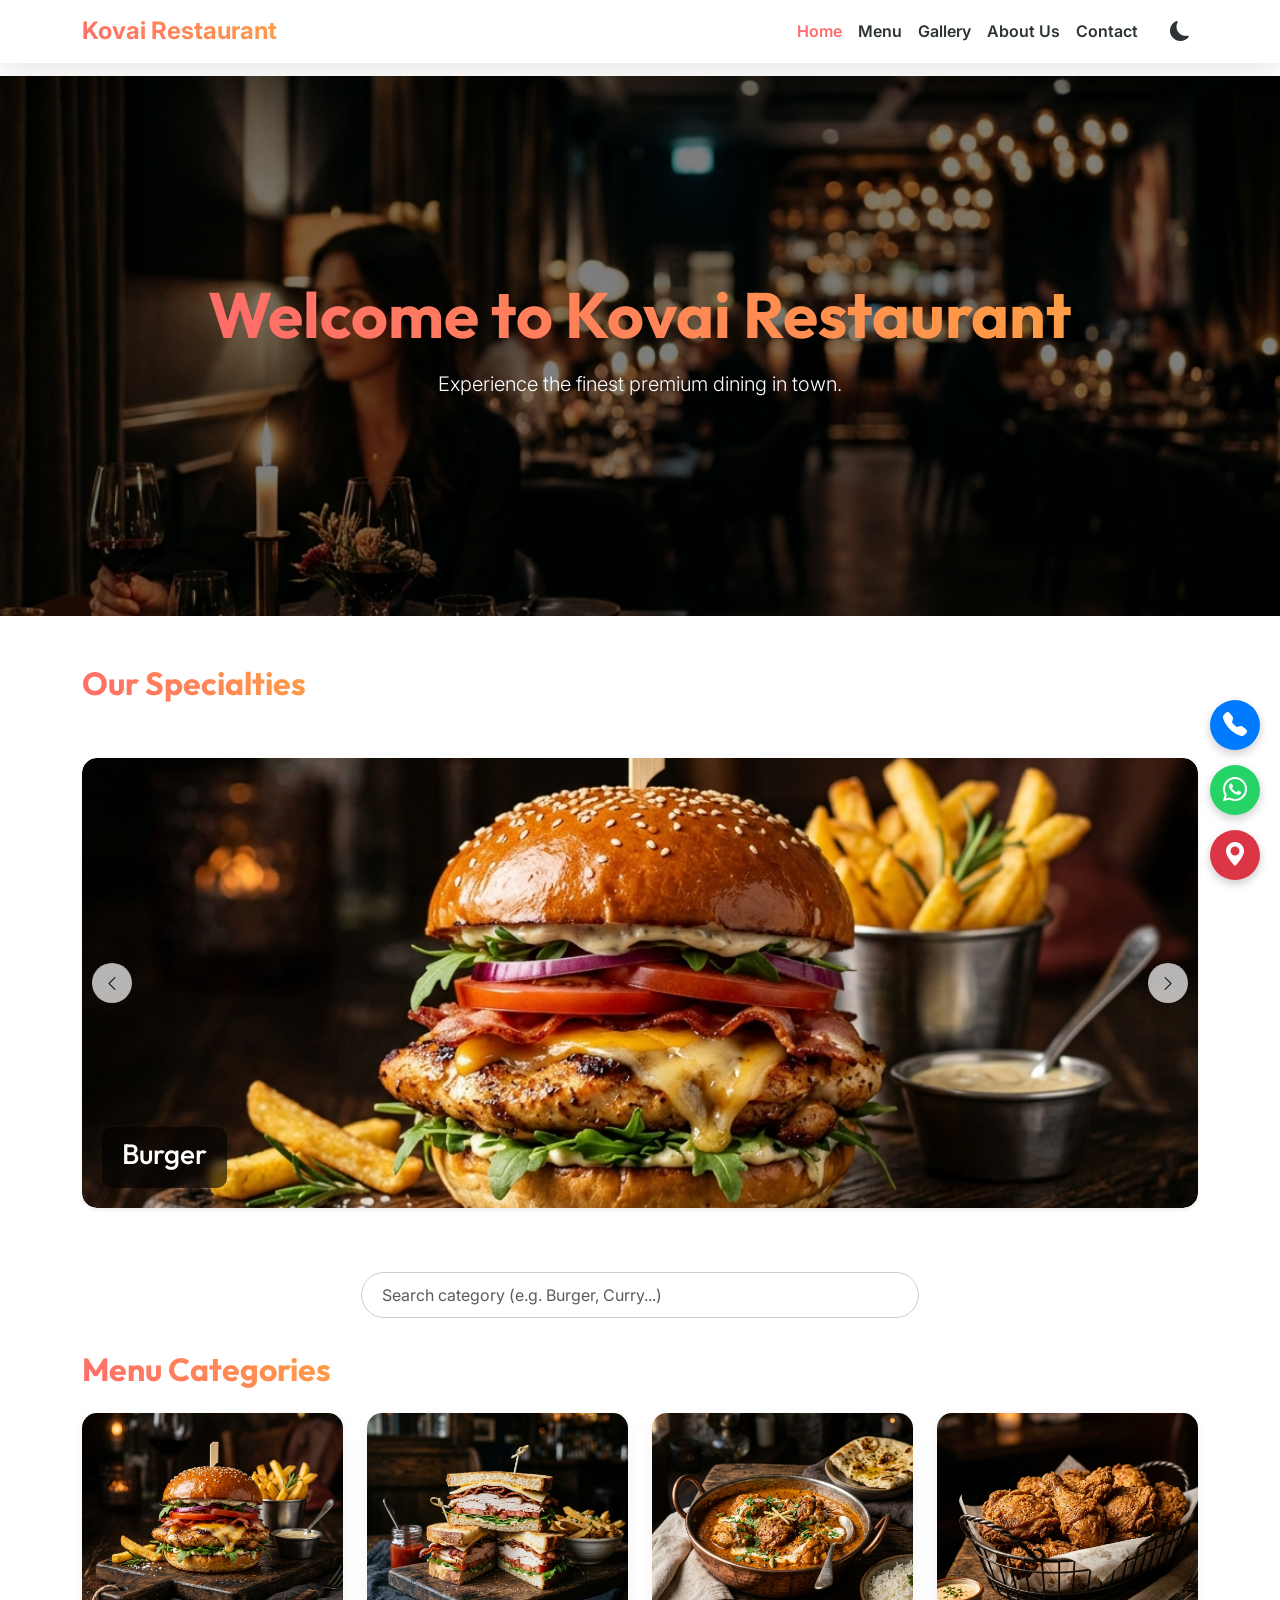
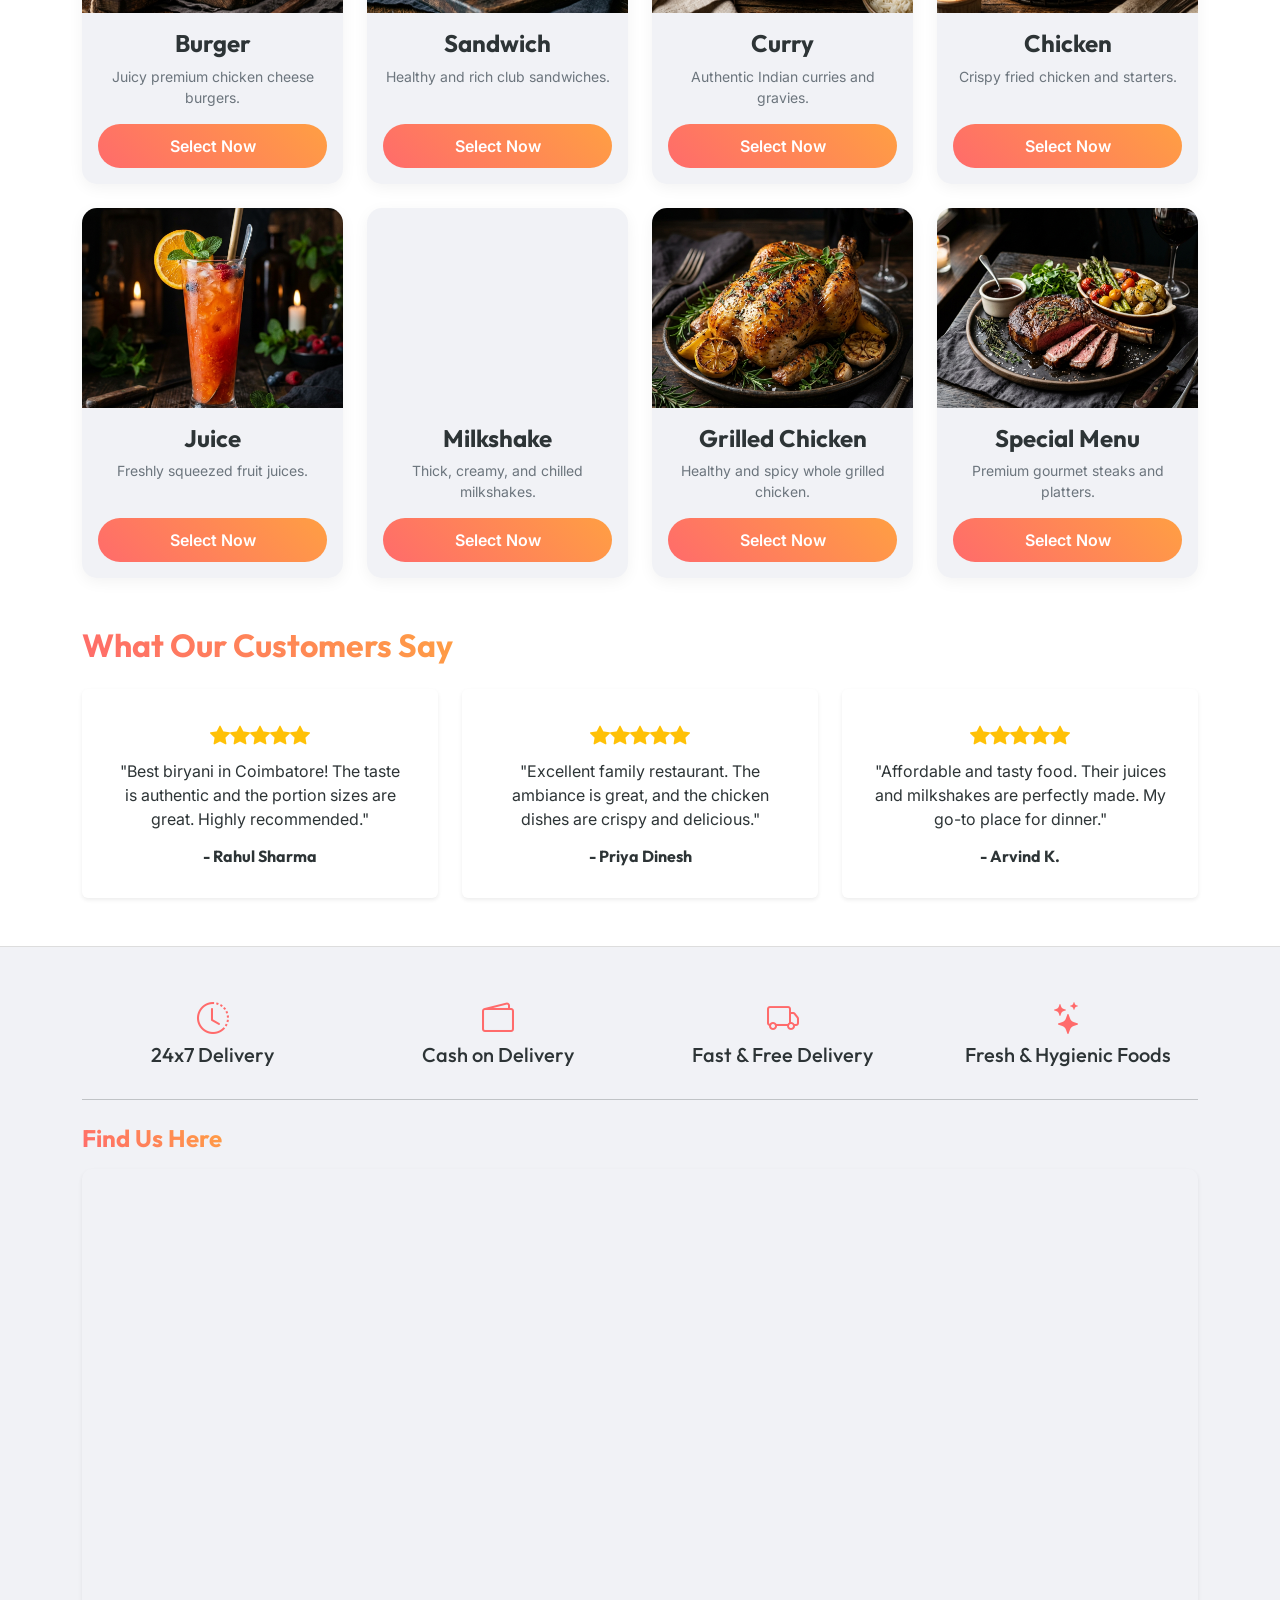
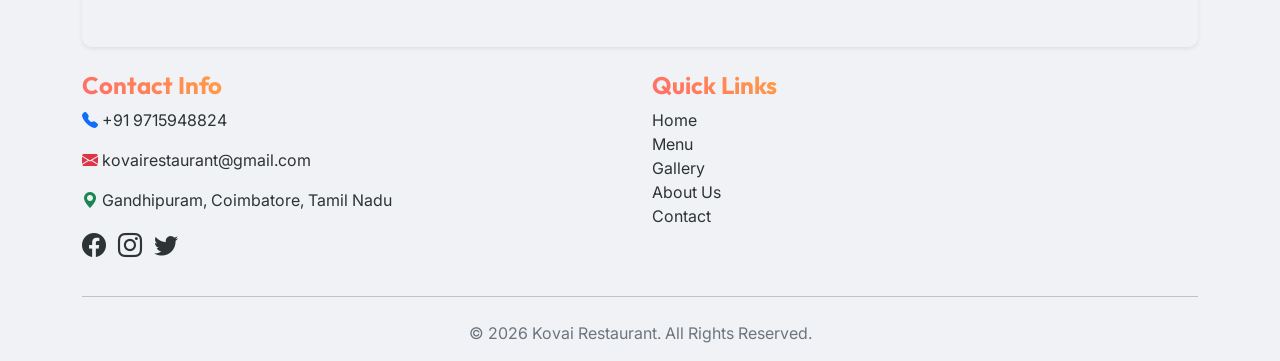
<file: index.html>
<!DOCTYPE html>

<html lang="en">
<head>
<link rel="icon" type="image/png" href="images/burger_1778911920595.png">
<meta charset="utf-8"/>
<meta content="width=device-width, initial-scale=1.0" name="viewport"/>
<meta name="google-site-verification" content="ELDPk_pyn-L6vB3DJoH5Mw2kCPDqXev_P2zQwCmK9Zw" />
<title>Kovai Restaurant | Best Restaurant in Coimbatore</title>
<meta content="Experience the best Biryani and premium dining at Kovai Restaurant in Gandhipuram, Coimbatore. Family restaurant, fresh food, and 24x7 delivery." name="description"/>
<meta content="Best Restaurant in Coimbatore, Best Biryani in Gandhipuram, Family Restaurant in Coimbatore, Food Delivery in Coimbatore, Restaurant Near Me, Kovai Restaurant, Premium Dining" name="keywords"/>
<meta content="Kovai Restaurant" name="author"/>
<meta content="index, follow" name="robots"/>
<link href="https://kovai-restaurant.vercel.app/index.html" rel="canonical"/>
<!-- Open Graph Tags -->
<meta content="Kovai Restaurant | Best Restaurant in Coimbatore" property="og:title"/>
<meta content="Experience the best Biryani and premium dining at Kovai Restaurant in Gandhipuram, Coimbatore. Family restaurant, fresh food, and 24x7 delivery." property="og:description"/>
<meta content="https://kovai-restaurant.vercel.app/images/chicken_1778911981600.png" property="og:image"/>
<meta content="https://kovai-restaurant.vercel.app/index.html" property="og:url"/>
<meta content="restaurant.restaurant" property="og:type"/>
<!-- Twitter Card Tags -->
<meta content="summary_large_image" name="twitter:card"/>
<meta content="Kovai Restaurant | Best Restaurant in Coimbatore" name="twitter:title"/>
<meta content="Experience the best Biryani and premium dining at Kovai Restaurant in Gandhipuram, Coimbatore. Family restaurant, fresh food, and 24x7 delivery." name="twitter:description"/>
<meta content="https://kovai-restaurant.vercel.app/images/chicken_1778911981600.png" name="twitter:image"/>
<!-- Preconnect for Performance -->
<link href="https://fonts.googleapis.com" rel="preconnect"/>
<link crossorigin="" href="https://fonts.gstatic.com" rel="preconnect"/>
<!-- Schema Markup -->
<script type="application/ld+json">
    {
      "@context": "https://schema.org",
      "@type": "Restaurant",
      "name": "Kovai Restaurant",
      "image": "https://kovai-restaurant.vercel.app/images/chicken_1778911981600.png",
      "@id": "https://kovai-restaurant.vercel.app",
      "url": "https://kovai-restaurant.vercel.app",
      "telephone": "+91 8754678824",
      "address": {
        "@type": "PostalAddress",
        "streetAddress": "Gandhipuram",
        "addressLocality": "Coimbatore",
        "addressRegion": "Tamil Nadu",
        "postalCode": "641012",
        "addressCountry": "IN"
      },
      "geo": {
        "@type": "GeoCoordinates",
        "latitude": 11.0183,
        "longitude": 76.9725
      },
      "openingHoursSpecification": {
        "@type": "OpeningHoursSpecification",
        "dayOfWeek": [
          "Monday",
          "Tuesday",
          "Wednesday",
          "Thursday",
          "Friday",
          "Saturday",
          "Sunday"
        ],
        "opens": "00:00",
        "closes": "23:59"
      },
      "servesCuisine": ["Indian", "Biryani", "Fast Food"],
      "priceRange": "$$"
    }
    </script>


<!-- Bootstrap CSS -->
<link href="https://cdn.jsdelivr.net/npm/bootstrap@5.3.0/dist/css/bootstrap.min.css" rel="stylesheet"/>
<!-- Bootstrap Icons -->
<link href="https://cdn.jsdelivr.net/npm/bootstrap-icons@1.10.5/font/bootstrap-icons.css" rel="stylesheet"/>
<!-- AOS CSS -->
<link href="https://unpkg.com/aos@2.3.1/dist/aos.css" rel="stylesheet"/>
<!-- Custom CSS -->
<link href="css/style.css" rel="stylesheet"/>
</head>
<body>
<!-- Loader -->
<div id="loader">
<div class="spinner"></div>
</div>
<!-- Navbar -->
<nav class="navbar navbar-expand-lg fixed-top">
<div class="container">
<a class="navbar-brand gradient-text" href="index.html">Kovai Restaurant</a>
<button aria-label="Toggle navigation" class="navbar-toggler" data-bs-target="#navbarNav" data-bs-toggle="collapse" type="button">
<span class="navbar-toggler-icon"></span>
</button>
<div class="collapse navbar-collapse justify-content-end" id="navbarNav">
<ul class="navbar-nav align-items-center">
<li class="nav-item"><a class="nav-link active" href="index.html">Home</a></li>
<li class="nav-item"><a class="nav-link" href="#menuSection">Menu</a></li>
<li class="nav-item"><a class="nav-link" href="#">Gallery</a></li>
<li class="nav-item"><a class="nav-link" href="about.html">About Us</a></li>
<li class="nav-item"><a class="nav-link" href="#contactSection">Contact</a></li>
<li class="nav-item ms-lg-3 mt-2 mt-lg-0">
<a aria-label="Toggle Dark Mode" class="nav-link fs-5" href="#" id="darkModeToggle" title="Toggle Dark Mode">
<i class="bi bi-moon-fill"></i>
</a>
</li>
</ul>
</div>
</div>
</nav>
<!-- Hero Header -->
<header class="hero-section">
<div class="hero-overlay"></div>
<div class="container hero-content" data-aos="fade-up">
<h1 class="display-3 fw-bold gradient-text mb-3">Welcome to Kovai Restaurant</h1>
<p class="lead fw-light">Experience the finest premium dining in town.</p>
</div>
</header>
<!-- Image Slider Section -->
<section class="container mt-5" data-aos="fade-up">
<h2 class="text-center mb-4 gradient-text fw-bold">Our Specialties</h2>
<div class="slider-container shadow-sm">
<button aria-label="Previous slide" class="slider-btn slider-prev" id="sliderPrev"><i class="bi bi-chevron-left"></i></button>
<div class="slider-track" id="sliderTrack">
<div class="slide">
<img alt="Burger at Kovai Restaurant Coimbatore" decoding="async" loading="lazy" src="images/burger_1778911920595.png"/>
<div class="slide-caption"><h3>Burger</h3></div>
</div>
<div class="slide">
<img alt="Sandwich at Kovai Restaurant Coimbatore" decoding="async" loading="lazy" src="images/sandwich_1778911939159.png"/>
<div class="slide-caption"><h3>Sandwich</h3></div>
</div>
<div class="slide">
<img alt="Curry at Kovai Restaurant Coimbatore" decoding="async" loading="lazy" src="images/curry_1778911959834.png"/>
<div class="slide-caption"><h3>Curry</h3></div>
</div>
<div class="slide">
<img alt="Chicken at Kovai Restaurant Coimbatore" decoding="async" loading="lazy" src="images/chicken_1778911981600.png"/>
<div class="slide-caption"><h3>Chicken</h3></div>
</div>
<div class="slide">
<img alt="Juice at Kovai Restaurant Coimbatore" decoding="async" loading="lazy" src="images/juice_1778912005972.png"/>
<div class="slide-caption"><h3>Juice</h3></div>
</div>
<div class="slide">
<img alt="Milkshake at Kovai Restaurant Coimbatore" decoding="async" loading="lazy" src="images/milkshake_1778912029295.png"/>
<div class="slide-caption"><h3>Milkshake</h3></div>
</div>
<div class="slide">
<img alt="Grilled Chicken at Kovai Restaurant Coimbatore" decoding="async" loading="lazy" src="images/grilled_chicken_1778912046253.png"/>
<div class="slide-caption"><h3>Grilled Chicken</h3></div>
</div>
<div class="slide">
<img alt="Special Menu at Kovai Restaurant Coimbatore" decoding="async" loading="lazy" src="images/special_menu_1778912062718.png"/>
<div class="slide-caption"><h3>Special Menu</h3></div>
</div>
</div>
<button aria-label="Next slide" class="slider-btn slider-next" id="sliderNext"><i class="bi bi-chevron-right"></i></button>
</div>
</section>
<!-- Search Section -->
<section class="search-filter-section container" data-aos="fade-up">
<div class="row justify-content-center">
<div class="col-md-6 text-center">
<input class="search-box form-control" id="searchInput" placeholder="Search category (e.g. Burger, Curry...)" type="text"/>
</div>
</div>
</section>
<!-- Menu Categories -->
<section class="container mb-5" id="menuSection">
<h2 class="text-center mb-4 gradient-text fw-bold" data-aos="fade-up">Menu Categories</h2>
<div class="row g-4">
<!-- Category Item -->
<div class="col-sm-6 col-md-4 col-lg-3 category-item" data-aos="fade-up" data-aos-delay="100" data-title="Burger">
<div class="menu-card d-flex flex-column">
<div class="card-img-wrapper">
<img alt="Burger at Kovai Restaurant Coimbatore" decoding="async" loading="lazy" src="images/burger_1778911920595.png"/>
</div>
<div class="p-3 text-center flex-grow-1 d-flex flex-column justify-content-between">
<h4 class="fw-bold">Burger</h4>
<p class="small text-secondary mb-3">Juicy premium chicken cheese burgers.</p>
<a class="btn-primary-custom mt-auto" href="burger.html">Select Now</a>
</div>
</div>
</div>
<!-- Category Item -->
<div class="col-sm-6 col-md-4 col-lg-3 category-item" data-aos="fade-up" data-aos-delay="200" data-title="Sandwich">
<div class="menu-card d-flex flex-column">
<div class="card-img-wrapper">
<img alt="Sandwich at Kovai Restaurant Coimbatore" decoding="async" loading="lazy" src="images/sandwich_1778911939159.png"/>
</div>
<div class="p-3 text-center flex-grow-1 d-flex flex-column justify-content-between">
<h4 class="fw-bold">Sandwich</h4>
<p class="small text-secondary mb-3">Healthy and rich club sandwiches.</p>
<a class="btn-primary-custom mt-auto" href="sandwich.html">Select Now</a>
</div>
</div>
</div>
<!-- Category Item -->
<div class="col-sm-6 col-md-4 col-lg-3 category-item" data-aos="fade-up" data-aos-delay="300" data-title="Curry">
<div class="menu-card d-flex flex-column">
<div class="card-img-wrapper">
<img alt="Curry at Kovai Restaurant Coimbatore" decoding="async" loading="lazy" src="images/curry_1778911959834.png"/>
</div>
<div class="p-3 text-center flex-grow-1 d-flex flex-column justify-content-between">
<h4 class="fw-bold">Curry</h4>
<p class="small text-secondary mb-3">Authentic Indian curries and gravies.</p>
<a class="btn-primary-custom mt-auto" href="curry.html">Select Now</a>
</div>
</div>
</div>
<!-- Category Item -->
<div class="col-sm-6 col-md-4 col-lg-3 category-item" data-aos="fade-up" data-aos-delay="400" data-title="Chicken">
<div class="menu-card d-flex flex-column">
<div class="card-img-wrapper">
<img alt="Chicken at Kovai Restaurant Coimbatore" decoding="async" loading="lazy" src="images/chicken_1778911981600.png"/>
</div>
<div class="p-3 text-center flex-grow-1 d-flex flex-column justify-content-between">
<h4 class="fw-bold">Chicken</h4>
<p class="small text-secondary mb-3">Crispy fried chicken and starters.</p>
<a class="btn-primary-custom mt-auto" href="chicken.html">Select Now</a>
</div>
</div>
</div>
<!-- Category Item -->
<div class="col-sm-6 col-md-4 col-lg-3 category-item" data-aos="fade-up" data-aos-delay="100" data-title="Juice">
<div class="menu-card d-flex flex-column">
<div class="card-img-wrapper">
<img alt="Juice at Kovai Restaurant Coimbatore" decoding="async" loading="lazy" src="images/juice_1778912005972.png"/>
</div>
<div class="p-3 text-center flex-grow-1 d-flex flex-column justify-content-between">
<h4 class="fw-bold">Juice</h4>
<p class="small text-secondary mb-3">Freshly squeezed fruit juices.</p>
<a class="btn-primary-custom mt-auto" href="juice.html">Select Now</a>
</div>
</div>
</div>
<!-- Category Item -->
<div class="col-sm-6 col-md-4 col-lg-3 category-item" data-aos="fade-up" data-aos-delay="200" data-title="Milkshake">
<div class="menu-card d-flex flex-column">
<div class="card-img-wrapper">
<img alt="Milkshake at Kovai Restaurant Coimbatore" decoding="async" loading="lazy" src="images/milkshake_1778912029295.png"/>
</div>
<div class="p-3 text-center flex-grow-1 d-flex flex-column justify-content-between">
<h4 class="fw-bold">Milkshake</h4>
<p class="small text-secondary mb-3">Thick, creamy, and chilled milkshakes.</p>
<a class="btn-primary-custom mt-auto" href="milkshake.html">Select Now</a>
</div>
</div>
</div>
<!-- Category Item -->
<div class="col-sm-6 col-md-4 col-lg-3 category-item" data-aos="fade-up" data-aos-delay="300" data-title="Grilled Chicken">
<div class="menu-card d-flex flex-column">
<div class="card-img-wrapper">
<img alt="Grilled Chicken at Kovai Restaurant Coimbatore" decoding="async" loading="lazy" src="images/grilled_chicken_1778912046253.png"/>
</div>
<div class="p-3 text-center flex-grow-1 d-flex flex-column justify-content-between">
<h4 class="fw-bold">Grilled Chicken</h4>
<p class="small text-secondary mb-3">Healthy and spicy whole grilled chicken.</p>
<a class="btn-primary-custom mt-auto" href="grilled-chicken.html">Select Now</a>
</div>
</div>
</div>
<!-- Category Item -->
<div class="col-sm-6 col-md-4 col-lg-3 category-item" data-aos="fade-up" data-aos-delay="400" data-title="Special Menu">
<div class="menu-card d-flex flex-column">
<div class="card-img-wrapper">
<img alt="Special Menu at Kovai Restaurant Coimbatore" decoding="async" loading="lazy" src="images/special_menu_1778912062718.png"/>
</div>
<div class="p-3 text-center flex-grow-1 d-flex flex-column justify-content-between">
<h4 class="fw-bold">Special Menu</h4>
<p class="small text-secondary mb-3">Premium gourmet steaks and platters.</p>
<a class="btn-primary-custom mt-auto" href="special-menu.html">Select Now</a>
</div>
</div>
</div>
</div>
</section>
<!-- Footer -->

<!-- Customer Reviews Section -->
<section class="container mb-5" data-aos="fade-up" id="reviewsSection">
<h2 class="text-center mb-4 gradient-text fw-bold">What Our Customers Say</h2>
<div class="row g-4">
<div class="col-md-4">
<div class="card h-100 shadow-sm border-0 p-3" style="background: var(--bg-card); color: var(--text-color);">
<div class="card-body text-center">
<div class="text-warning mb-2 fs-5">
<i class="bi bi-star-fill"></i><i class="bi bi-star-fill"></i><i class="bi bi-star-fill"></i><i class="bi bi-star-fill"></i><i class="bi bi-star-fill"></i>
</div>
<p class="card-text">"Best biryani in Coimbatore! The taste is authentic and the portion sizes are great. Highly recommended."</p>
<h6 class="fw-bold mt-3 mb-0">- Rahul Sharma</h6>
</div>
</div>
</div>
<div class="col-md-4">
<div class="card h-100 shadow-sm border-0 p-3" style="background: var(--bg-card); color: var(--text-color);">
<div class="card-body text-center">
<div class="text-warning mb-2 fs-5">
<i class="bi bi-star-fill"></i><i class="bi bi-star-fill"></i><i class="bi bi-star-fill"></i><i class="bi bi-star-fill"></i><i class="bi bi-star-fill"></i>
</div>
<p class="card-text">"Excellent family restaurant. The ambiance is great, and the chicken dishes are crispy and delicious."</p>
<h6 class="fw-bold mt-3 mb-0">- Priya Dinesh</h6>
</div>
</div>
</div>
<div class="col-md-4">
<div class="card h-100 shadow-sm border-0 p-3" style="background: var(--bg-card); color: var(--text-color);">
<div class="card-body text-center">
<div class="text-warning mb-2 fs-5">
<i class="bi bi-star-fill"></i><i class="bi bi-star-fill"></i><i class="bi bi-star-fill"></i><i class="bi bi-star-fill"></i><i class="bi bi-star-fill"></i>
</div>
<p class="card-text">"Affordable and tasty food. Their juices and milkshakes are perfectly made. My go-to place for dinner."</p>
<h6 class="fw-bold mt-3 mb-0">- Arvind K.</h6>
</div>
</div>
</div>
</div>
</section>
<footer class="footer text-center" id="contactSection">
<div class="container">
<div class="row g-4 text-start justify-content-center mb-4" data-aos="fade-up">
<div class="col-md-3 text-center">
<i class="bi bi-clock-history footer-icons"></i>
<h5>24x7 Delivery</h5>
</div>
<div class="col-md-3 text-center">
<i class="bi bi-wallet2 footer-icons"></i>
<h5>Cash on Delivery</h5>
</div>
<div class="col-md-3 text-center">
<i class="bi bi-truck footer-icons"></i>
<h5>Fast &amp; Free Delivery</h5>
</div>
<div class="col-md-3 text-center">
<i class="bi bi-stars footer-icons"></i>
<h5>Fresh &amp; Hygienic Foods</h5>
</div>
</div>
<hr/>
<div class="row text-start mt-4 mb-4" data-aos="fade-up">
<div class="col-12">
<h4 class="gradient-text fw-bold mb-3">Find Us Here</h4>
<div class="ratio ratio-21x9 shadow-sm" style="border-radius: 10px; overflow: hidden;">
<iframe allowfullscreen="" height="300" loading="lazy" referrerpolicy="no-referrer-when-downgrade" src="https://www.google.com/maps/embed?pb=!1m18!1m12!1m3!1d3916.3268800936353!2d76.96349787480854!3d11.014073389149028!2m3!1f0!2f0!3f0!3m2!1i1024!2i768!4f13.1!3m3!1m2!1s0x3ba8585483984bb3%3A0x6b772596be7f6789!2sGandhipuram%2C%20Coimbatore%2C%20Tamil%20Nadu!5e0!3m2!1sen!2sin!4v1700000000000!5m2!1sen!2sin" style="border:0;" width="100%"></iframe>
</div>
</div>
</div>

<div class="row text-start mt-4">
<div class="col-md-6 mb-3">
<h4 class="gradient-text fw-bold">Contact Info</h4>
<p><i class="bi bi-telephone-fill text-primary"></i> +91 9715948824</p>
<p><i class="bi bi-envelope-fill text-danger"></i> kovairestaurant@gmail.com</p>
<p><i class="bi bi-geo-alt-fill text-success"></i> Gandhipuram, Coimbatore, Tamil Nadu</p>
<div class="mt-3">
<a class="me-2 fs-4" href="#"><i class="bi bi-facebook"></i></a>
<a class="me-2 fs-4" href="#"><i class="bi bi-instagram"></i></a>
<a class="fs-4" href="#"><i class="bi bi-twitter"></i></a>
</div>
</div>
<div class="col-md-6 mb-3">
<h4 class="gradient-text fw-bold">Quick Links</h4>
<ul class="list-unstyled">
<li><a href="index.html">Home</a></li>
<li><a href="#menuSection">Menu</a></li>
<li><a href="#">Gallery</a></li>
<li><a href="about.html">About Us</a></li>
<li><a href="#contactSection">Contact</a></li>
</ul>
</div>
</div>
<hr/>
<div class="mt-4 text-secondary">
                © 2026 Kovai Restaurant. All Rights Reserved.
            </div>
</div>
</footer>
<!-- Floating Buttons -->
<div class="floating-btns">
<a aria-label="Call Us" class="float-btn btn-call" href="tel:+919715948824" title="Call Us"><i class="bi bi-telephone-fill"></i></a>
<a aria-label="WhatsApp" class="float-btn btn-wa" href="https://wa.me/919715948824" target="_blank" title="WhatsApp"><i class="bi bi-whatsapp"></i></a>
<a aria-label="Location" class="float-btn btn-loc" href="https://maps.google.com/?q=Gandhipuram, Coimbatore, Tamil Nadu" target="_blank" title="Location"><i class="bi bi-geo-alt-fill"></i></a>
</div>
<button aria-label="Scroll to top" id="scrollTopBtn" title="Go to top"><i class="bi bi-arrow-up"></i></button>
<!-- Bootstrap JS -->
<script src="https://cdn.jsdelivr.net/npm/bootstrap@5.3.0/dist/js/bootstrap.bundle.min.js"></script>
<!-- AOS JS -->
<script src="https://unpkg.com/aos@2.3.1/dist/aos.js"></script>
<script>
        AOS.init({
            duration: 800,
            once: true
        });
    </script>
<!-- Custom JS -->
<script src="js/script.js"></script>
</body>
</html>
</file>
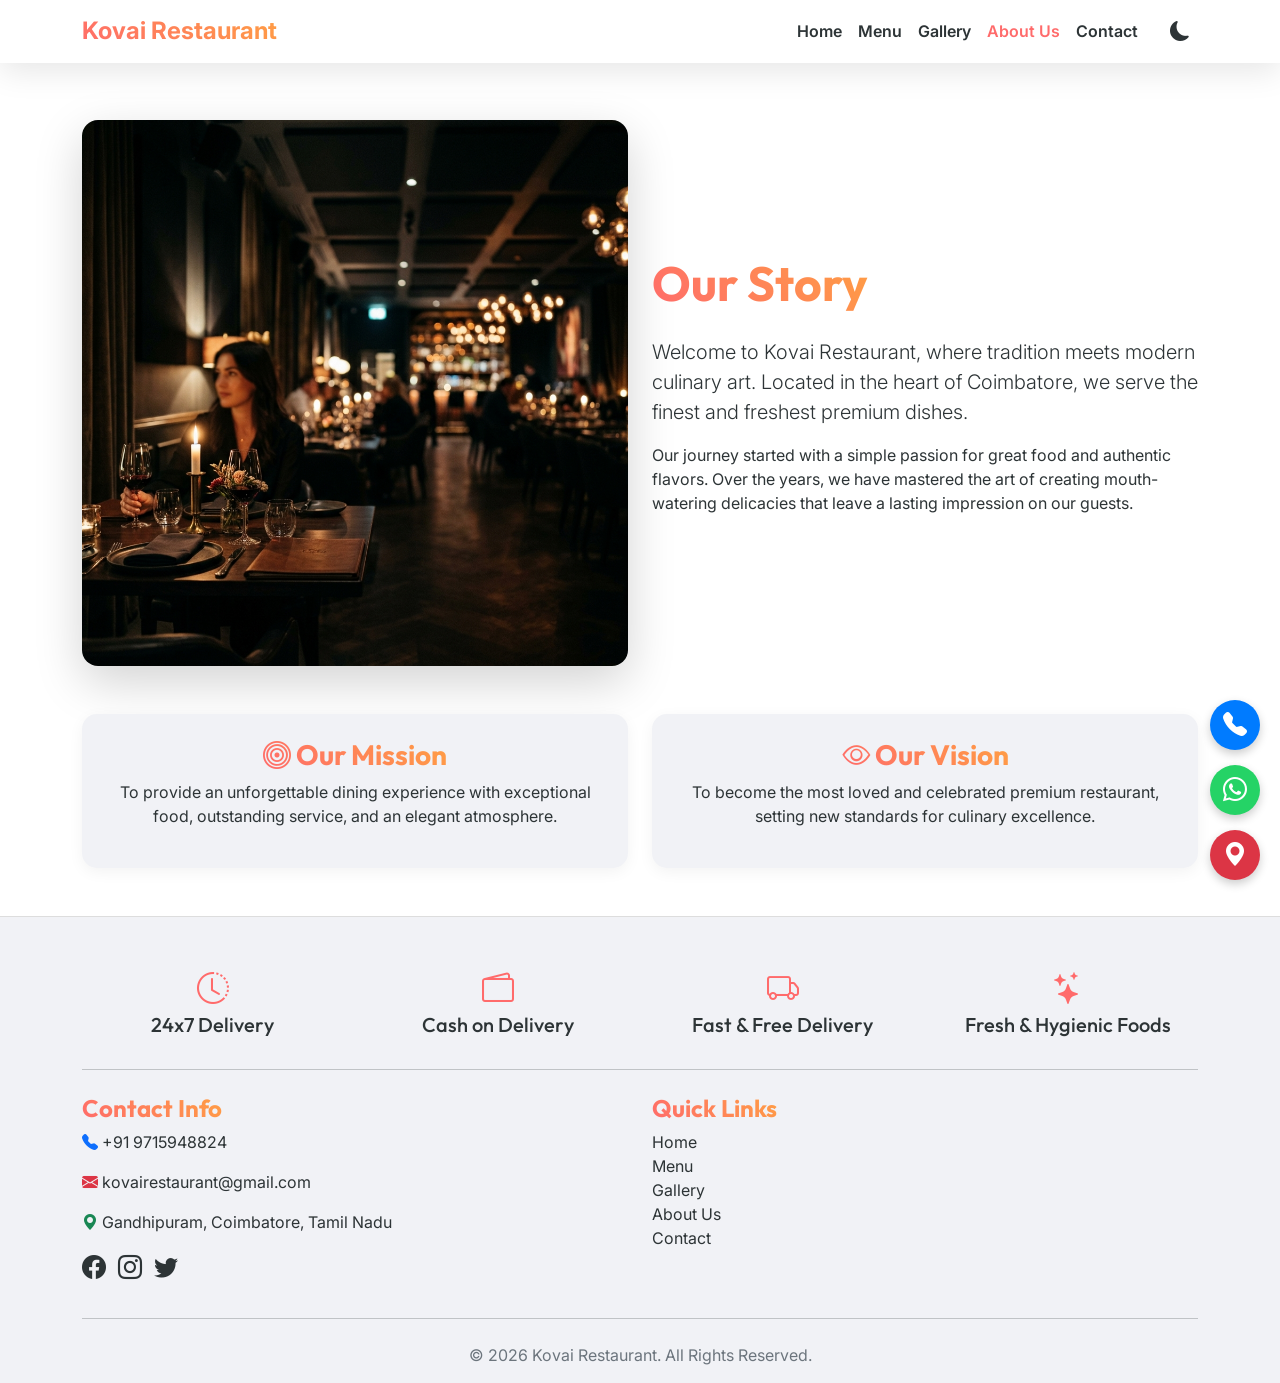
<file: about.html>
<!DOCTYPE html>

<html lang="en">
<head>
<meta charset="utf-8"/>
<meta content="width=device-width, initial-scale=1.0" name="viewport"/>
<title>Kovai Restaurant | Best About in Coimbatore</title>
<meta content="Order the best About at Kovai Restaurant in Gandhipuram, Coimbatore. Premium quality food with 24x7 delivery." name="description"/>
<meta content="Best Restaurant in Coimbatore, Best Biryani in Gandhipuram, Family Restaurant in Coimbatore, Food Delivery in Coimbatore, Restaurant Near Me, Kovai Restaurant, About" name="keywords"/>
<meta content="Kovai Restaurant" name="author"/>
<meta content="index, follow" name="robots"/>
<link href="https://kovai-restaurant.vercel.app/about.html" rel="canonical"/>
<!-- Open Graph Tags -->
<meta content="Kovai Restaurant | Best About in Coimbatore" property="og:title"/>
<meta content="Order the best About at Kovai Restaurant in Gandhipuram, Coimbatore. Premium quality food with 24x7 delivery." property="og:description"/>
<meta content="https://kovai-restaurant.vercel.app/images/chicken_1778911981600.png" property="og:image"/>
<meta content="https://kovai-restaurant.vercel.app/about.html" property="og:url"/>
<meta content="restaurant.restaurant" property="og:type"/>
<!-- Twitter Card Tags -->
<meta content="summary_large_image" name="twitter:card"/>
<meta content="Kovai Restaurant | Best About in Coimbatore" name="twitter:title"/>
<meta content="Order the best About at Kovai Restaurant in Gandhipuram, Coimbatore. Premium quality food with 24x7 delivery." name="twitter:description"/>
<meta content="https://kovai-restaurant.vercel.app/images/chicken_1778911981600.png" name="twitter:image"/>
<!-- Preconnect for Performance -->
<link href="https://fonts.googleapis.com" rel="preconnect"/>
<link crossorigin="" href="https://fonts.gstatic.com" rel="preconnect"/>
<!-- Schema Markup -->
<script type="application/ld+json">
    {
      "@context": "https://schema.org",
      "@type": "Restaurant",
      "name": "Kovai Restaurant",
      "image": "https://kovai-restaurant.vercel.app/images/chicken_1778911981600.png",
      "@id": "https://kovai-restaurant.vercel.app",
      "url": "https://kovai-restaurant.vercel.app",
      "telephone": "+91 8754678824",
      "address": {
        "@type": "PostalAddress",
        "streetAddress": "Gandhipuram",
        "addressLocality": "Coimbatore",
        "addressRegion": "Tamil Nadu",
        "postalCode": "641012",
        "addressCountry": "IN"
      },
      "geo": {
        "@type": "GeoCoordinates",
        "latitude": 11.0183,
        "longitude": 76.9725
      },
      "openingHoursSpecification": {
        "@type": "OpeningHoursSpecification",
        "dayOfWeek": [
          "Monday",
          "Tuesday",
          "Wednesday",
          "Thursday",
          "Friday",
          "Saturday",
          "Sunday"
        ],
        "opens": "00:00",
        "closes": "23:59"
      },
      "servesCuisine": ["Indian", "Biryani", "Fast Food"],
      "priceRange": "$$"
    }
    </script>


<!-- Bootstrap CSS -->
<link href="https://cdn.jsdelivr.net/npm/bootstrap@5.3.0/dist/css/bootstrap.min.css" rel="stylesheet"/>
<!-- Bootstrap Icons -->
<link href="https://cdn.jsdelivr.net/npm/bootstrap-icons@1.10.5/font/bootstrap-icons.css" rel="stylesheet"/>
<!-- AOS CSS -->
<link href="https://unpkg.com/aos@2.3.1/dist/aos.css" rel="stylesheet"/>
<!-- Custom CSS -->
<link href="css/style.css" rel="stylesheet"/>
</head>
<body>
<!-- Loader -->
<div id="loader">
<div class="spinner"></div>
</div>
<!-- Navbar -->
<nav class="navbar navbar-expand-lg fixed-top">
<div class="container">
<a class="navbar-brand gradient-text" href="index.html">Kovai Restaurant</a>
<button aria-label="Toggle navigation" class="navbar-toggler" data-bs-target="#navbarNav" data-bs-toggle="collapse" type="button">
<span class="navbar-toggler-icon"></span>
</button>
<div class="collapse navbar-collapse justify-content-end" id="navbarNav">
<ul class="navbar-nav align-items-center">
<li class="nav-item"><a class="nav-link" href="index.html">Home</a></li>
<li class="nav-item"><a class="nav-link" href="index.html#menuSection">Menu</a></li>
<li class="nav-item"><a class="nav-link" href="#">Gallery</a></li>
<li class="nav-item"><a class="nav-link active" href="about.html">About Us</a></li>
<li class="nav-item"><a class="nav-link" href="#contactSection">Contact</a></li>
<li class="nav-item ms-lg-3 mt-2 mt-lg-0">
<a aria-label="Toggle Dark Mode" class="nav-link fs-5" href="#" id="darkModeToggle" title="Toggle Dark Mode">
<i class="bi bi-moon-fill"></i>
</a>
</li>
</ul>
</div>
</div>
</nav>
<!-- About Section -->
<section class="container" data-aos="fade-up" style="margin-top: 120px; min-height: 60vh;">
<div class="row align-items-center mb-5">
<div class="col-md-6" data-aos="fade-right">
<img alt="About Us at Kovai Restaurant Coimbatore" class="img-fluid rounded-4 shadow-lg mb-4 mb-md-0" decoding="async" loading="lazy" src="images/hero_bg_1778912081218.png"/>
</div>
<div class="col-md-6" data-aos="fade-left">
<h2 class="display-5 fw-bold gradient-text mb-4">Our Story</h2>
<p class="lead">Welcome to Kovai Restaurant, where tradition meets modern culinary art. Located in the heart of Coimbatore, we serve the finest and freshest premium dishes.</p>
<p>Our journey started with a simple passion for great food and authentic flavors. Over the years, we have mastered the art of creating mouth-watering delicacies that leave a lasting impression on our guests.</p>
</div>
</div>
<div class="row g-4 text-center mb-5">
<div class="col-md-6" data-aos="zoom-in" data-aos-delay="100">
<div class="p-4 menu-card">
<h3 class="gradient-text fw-bold"><i class="bi bi-bullseye"></i> Our Mission</h3>
<p>To provide an unforgettable dining experience with exceptional food, outstanding service, and an elegant atmosphere.</p>
</div>
</div>
<div class="col-md-6" data-aos="zoom-in" data-aos-delay="200">
<div class="p-4 menu-card">
<h3 class="gradient-text fw-bold"><i class="bi bi-eye"></i> Our Vision</h3>
<p>To become the most loved and celebrated premium restaurant, setting new standards for culinary excellence.</p>
</div>
</div>
</div>
</section>
<!-- Footer -->
<footer class="footer text-center" id="contactSection">
<div class="container">
<div class="row g-4 text-start justify-content-center mb-4" data-aos="fade-up">
<div class="col-md-3 text-center">
<i class="bi bi-clock-history footer-icons"></i>
<h5>24x7 Delivery</h5>
</div>
<div class="col-md-3 text-center">
<i class="bi bi-wallet2 footer-icons"></i>
<h5>Cash on Delivery</h5>
</div>
<div class="col-md-3 text-center">
<i class="bi bi-truck footer-icons"></i>
<h5>Fast &amp; Free Delivery</h5>
</div>
<div class="col-md-3 text-center">
<i class="bi bi-stars footer-icons"></i>
<h5>Fresh &amp; Hygienic Foods</h5>
</div>
</div>
<hr/>
<div class="row text-start mt-4">
<div class="col-md-6 mb-3">
<h4 class="gradient-text fw-bold">Contact Info</h4>
<p><i class="bi bi-telephone-fill text-primary"></i> +91 9715948824</p>
<p><i class="bi bi-envelope-fill text-danger"></i> kovairestaurant@gmail.com</p>
<p><i class="bi bi-geo-alt-fill text-success"></i> Gandhipuram, Coimbatore, Tamil Nadu</p>
<div class="mt-3">
<a class="me-2 fs-4" href="#"><i class="bi bi-facebook"></i></a>
<a class="me-2 fs-4" href="#"><i class="bi bi-instagram"></i></a>
<a class="fs-4" href="#"><i class="bi bi-twitter"></i></a>
</div>
</div>
<div class="col-md-6 mb-3">
<h4 class="gradient-text fw-bold">Quick Links</h4>
<ul class="list-unstyled">
<li><a href="index.html">Home</a></li>
<li><a href="index.html#menuSection">Menu</a></li>
<li><a href="#">Gallery</a></li>
<li><a href="about.html">About Us</a></li>
<li><a href="#contactSection">Contact</a></li>
</ul>
</div>
</div>
<hr/>
<div class="mt-4 text-secondary">
                © 2026 Kovai Restaurant. All Rights Reserved.
            </div>
</div>
</footer>
<!-- Floating Buttons -->
<div class="floating-btns">
<a aria-label="Call Us" class="float-btn btn-call" href="tel:+919715948824" title="Call Us"><i class="bi bi-telephone-fill"></i></a>
<a aria-label="WhatsApp" class="float-btn btn-wa" href="https://wa.me/919715948824" target="_blank" title="WhatsApp"><i class="bi bi-whatsapp"></i></a>
<a aria-label="Location" class="float-btn btn-loc" href="https://maps.google.com/?q=Gandhipuram, Coimbatore, Tamil Nadu" target="_blank" title="Location"><i class="bi bi-geo-alt-fill"></i></a>
</div>
<button aria-label="Scroll to top" id="scrollTopBtn" title="Go to top"><i class="bi bi-arrow-up"></i></button>
<!-- Bootstrap JS -->
<script src="https://cdn.jsdelivr.net/npm/bootstrap@5.3.0/dist/js/bootstrap.bundle.min.js"></script>
<!-- AOS JS -->
<script src="https://unpkg.com/aos@2.3.1/dist/aos.js"></script>
<script>
        AOS.init({
            duration: 800,
            once: true
        });
    </script>
<!-- Custom JS -->
<script src="js/script.js"></script>
</body>
</html>
</file>
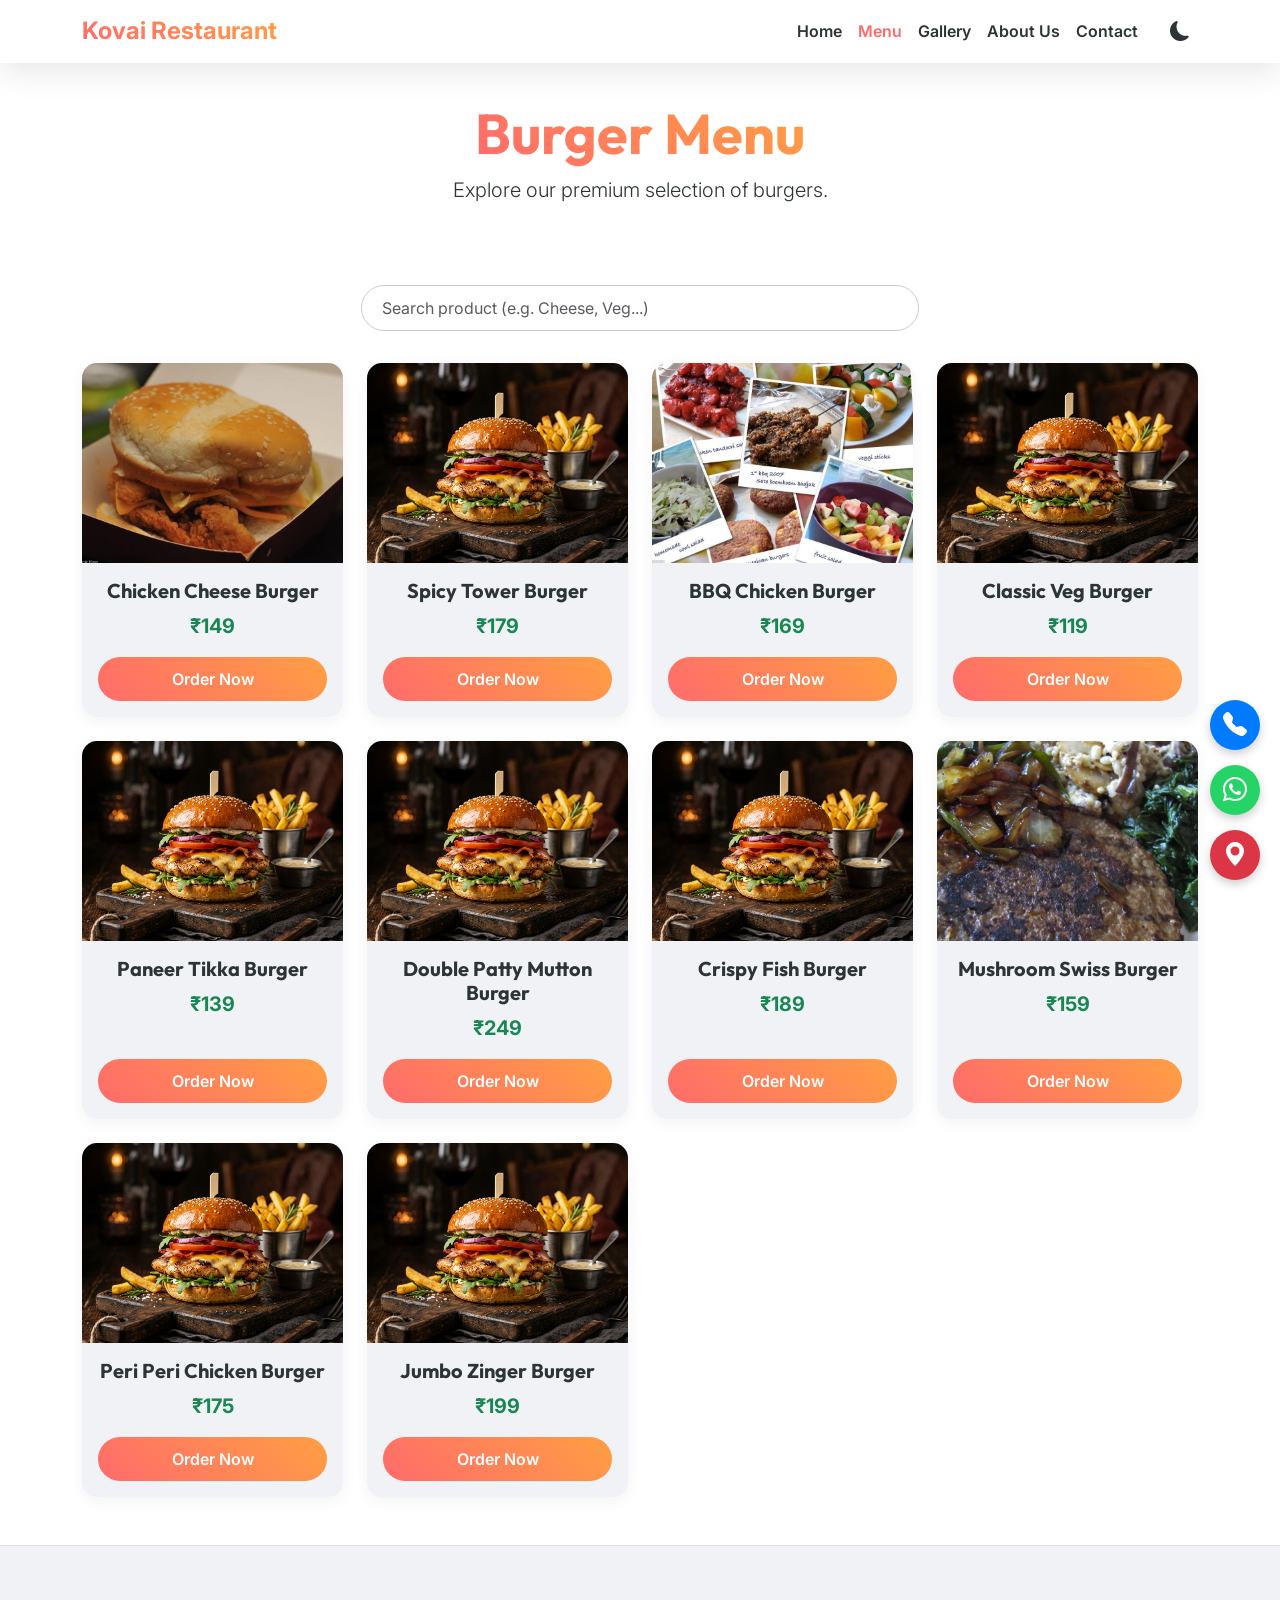
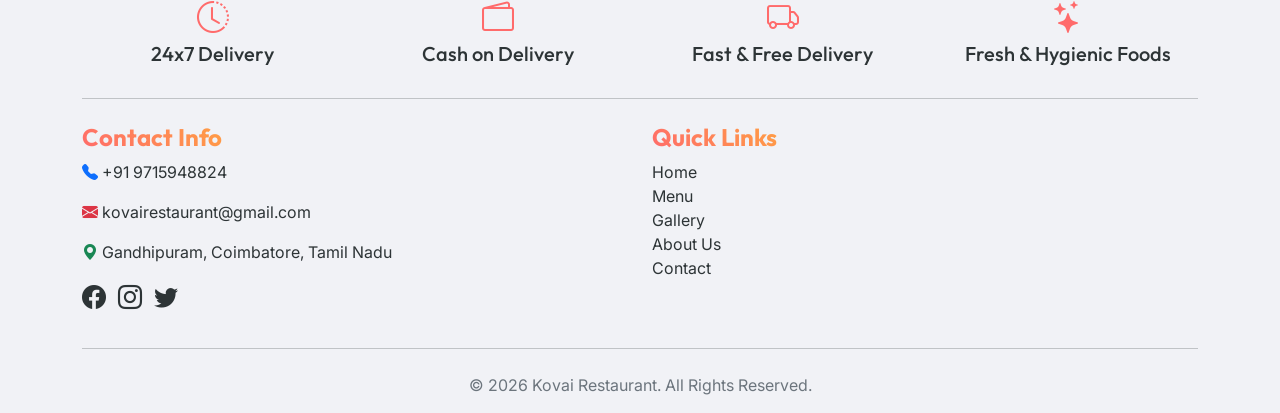
<file: burger.html>
<!DOCTYPE html>

<html lang="en">
<head>
<meta charset="utf-8"/>
<meta content="width=device-width, initial-scale=1.0" name="viewport"/>
<title>Kovai Restaurant | Best Burger in Coimbatore</title>
<meta content="Order the best Burger at Kovai Restaurant in Gandhipuram, Coimbatore. Premium quality food with 24x7 delivery." name="description"/>
<meta content="Best Restaurant in Coimbatore, Best Biryani in Gandhipuram, Family Restaurant in Coimbatore, Food Delivery in Coimbatore, Restaurant Near Me, Kovai Restaurant, Burger" name="keywords"/>
<meta content="Kovai Restaurant" name="author"/>
<meta content="index, follow" name="robots"/>
<link href="https://kovai-restaurant.vercel.app/burger.html" rel="canonical"/>
<!-- Open Graph Tags -->
<meta content="Kovai Restaurant | Best Burger in Coimbatore" property="og:title"/>
<meta content="Order the best Burger at Kovai Restaurant in Gandhipuram, Coimbatore. Premium quality food with 24x7 delivery." property="og:description"/>
<meta content="https://kovai-restaurant.vercel.app/images/chicken_1778911981600.png" property="og:image"/>
<meta content="https://kovai-restaurant.vercel.app/burger.html" property="og:url"/>
<meta content="restaurant.restaurant" property="og:type"/>
<!-- Twitter Card Tags -->
<meta content="summary_large_image" name="twitter:card"/>
<meta content="Kovai Restaurant | Best Burger in Coimbatore" name="twitter:title"/>
<meta content="Order the best Burger at Kovai Restaurant in Gandhipuram, Coimbatore. Premium quality food with 24x7 delivery." name="twitter:description"/>
<meta content="https://kovai-restaurant.vercel.app/images/chicken_1778911981600.png" name="twitter:image"/>
<!-- Preconnect for Performance -->
<link href="https://fonts.googleapis.com" rel="preconnect"/>
<link crossorigin="" href="https://fonts.gstatic.com" rel="preconnect"/>
<!-- Schema Markup -->
<script type="application/ld+json">
    {
      "@context": "https://schema.org",
      "@type": "Restaurant",
      "name": "Kovai Restaurant",
      "image": "https://kovai-restaurant.vercel.app/images/chicken_1778911981600.png",
      "@id": "https://kovai-restaurant.vercel.app",
      "url": "https://kovai-restaurant.vercel.app",
      "telephone": "+91 8754678824",
      "address": {
        "@type": "PostalAddress",
        "streetAddress": "Gandhipuram",
        "addressLocality": "Coimbatore",
        "addressRegion": "Tamil Nadu",
        "postalCode": "641012",
        "addressCountry": "IN"
      },
      "geo": {
        "@type": "GeoCoordinates",
        "latitude": 11.0183,
        "longitude": 76.9725
      },
      "openingHoursSpecification": {
        "@type": "OpeningHoursSpecification",
        "dayOfWeek": [
          "Monday",
          "Tuesday",
          "Wednesday",
          "Thursday",
          "Friday",
          "Saturday",
          "Sunday"
        ],
        "opens": "00:00",
        "closes": "23:59"
      },
      "servesCuisine": ["Indian", "Biryani", "Fast Food"],
      "priceRange": "$$"
    }
    </script>


<link href="https://cdn.jsdelivr.net/npm/bootstrap@5.3.0/dist/css/bootstrap.min.css" rel="stylesheet"/>
<link href="https://cdn.jsdelivr.net/npm/bootstrap-icons@1.10.5/font/bootstrap-icons.css" rel="stylesheet"/>
<link href="https://unpkg.com/aos@2.3.1/dist/aos.css" rel="stylesheet"/>
<link href="css/style.css" rel="stylesheet"/>
</head>
<body>
<div id="loader"><div class="spinner"></div></div>
<nav class="navbar navbar-expand-lg fixed-top">
<div class="container">
<a class="navbar-brand gradient-text" href="index.html">Kovai Restaurant</a>
<button aria-label="Toggle navigation" class="navbar-toggler" data-bs-target="#navbarNav" data-bs-toggle="collapse" type="button">
<span class="navbar-toggler-icon"></span>
</button>
<div class="collapse navbar-collapse justify-content-end" id="navbarNav">
<ul class="navbar-nav align-items-center">
<li class="nav-item"><a class="nav-link" href="index.html">Home</a></li>
<li class="nav-item"><a class="nav-link active" href="index.html#menuSection">Menu</a></li>
<li class="nav-item"><a class="nav-link" href="#">Gallery</a></li>
<li class="nav-item"><a class="nav-link" href="about.html">About Us</a></li>
<li class="nav-item"><a class="nav-link" href="#contactSection">Contact</a></li>
<li class="nav-item ms-lg-3 mt-2 mt-lg-0">
<a aria-label="Toggle Dark Mode" class="nav-link fs-5" href="#" id="darkModeToggle" title="Toggle Dark Mode">
<i class="bi bi-moon-fill"></i>
</a>
</li>
</ul>
</div>
</div>
</nav>
<header class="container" style="margin-top: 100px;">
<div class="text-center mb-5" data-aos="fade-up">
<h1 class="display-4 fw-bold gradient-text">Burger Menu</h1>
<p class="lead">Explore our premium selection of burgers.</p>
</div>
</header>
<!-- Search Section -->
<section class="search-filter-section container" data-aos="fade-up">
<div class="row justify-content-center">
<div class="col-md-6 text-center">
<input class="search-box form-control" id="productSearchInput" placeholder="Search product (e.g. Cheese, Veg...)" type="text"/>
</div>
</div>
</section>
<section class="container mb-5">
<div class="row g-4">
<div class="col-sm-6 col-md-4 col-lg-3" data-aos="fade-up">
<div class="menu-card d-flex flex-column">
<div class="card-img-wrapper">
<img alt="Chicken Cheese Burger at Kovai Restaurant Coimbatore" decoding="async" loading="lazy" src="images/burger/chicken-cheese-burger.jpg"/>
</div>
<div class="p-3 text-center flex-grow-1 d-flex flex-column justify-content-between">
<h5 class="fw-bold">Chicken Cheese Burger</h5>
<p class="text-success fw-bold fs-5 mb-3">₹149</p>
<button class="btn-primary-custom mt-auto w-100" onclick="orderOnWhatsApp('Chicken Cheese Burger')">Order Now</button>
</div>
</div>
</div>
<div class="col-sm-6 col-md-4 col-lg-3" data-aos="fade-up">
<div class="menu-card d-flex flex-column">
<div class="card-img-wrapper">
<img alt="Spicy Tower Burger at Kovai Restaurant Coimbatore" decoding="async" loading="lazy" src="images/burger/default-burger.jpg"/>
</div>
<div class="p-3 text-center flex-grow-1 d-flex flex-column justify-content-between">
<h5 class="fw-bold">Spicy Tower Burger</h5>
<p class="text-success fw-bold fs-5 mb-3">₹179</p>
<button class="btn-primary-custom mt-auto w-100" onclick="orderOnWhatsApp('Spicy Tower Burger')">Order Now</button>
</div>
</div>
</div>
<div class="col-sm-6 col-md-4 col-lg-3" data-aos="fade-up">
<div class="menu-card d-flex flex-column">
<div class="card-img-wrapper">
<img alt="BBQ Chicken Burger at Kovai Restaurant Coimbatore" decoding="async" loading="lazy" src="images/burger/bbq-chicken-burger.jpg"/>
</div>
<div class="p-3 text-center flex-grow-1 d-flex flex-column justify-content-between">
<h5 class="fw-bold">BBQ Chicken Burger</h5>
<p class="text-success fw-bold fs-5 mb-3">₹169</p>
<button class="btn-primary-custom mt-auto w-100" onclick="orderOnWhatsApp('BBQ Chicken Burger')">Order Now</button>
</div>
</div>
</div>
<div class="col-sm-6 col-md-4 col-lg-3" data-aos="fade-up">
<div class="menu-card d-flex flex-column">
<div class="card-img-wrapper">
<img alt="Classic Veg Burger at Kovai Restaurant Coimbatore" decoding="async" loading="lazy" src="images/burger/default-burger.jpg"/>
</div>
<div class="p-3 text-center flex-grow-1 d-flex flex-column justify-content-between">
<h5 class="fw-bold">Classic Veg Burger</h5>
<p class="text-success fw-bold fs-5 mb-3">₹119</p>
<button class="btn-primary-custom mt-auto w-100" onclick="orderOnWhatsApp('Classic Veg Burger')">Order Now</button>
</div>
</div>
</div>
<div class="col-sm-6 col-md-4 col-lg-3" data-aos="fade-up">
<div class="menu-card d-flex flex-column">
<div class="card-img-wrapper">
<img alt="Paneer Tikka Burger at Kovai Restaurant Coimbatore" decoding="async" loading="lazy" src="images/burger/default-burger.jpg"/>
</div>
<div class="p-3 text-center flex-grow-1 d-flex flex-column justify-content-between">
<h5 class="fw-bold">Paneer Tikka Burger</h5>
<p class="text-success fw-bold fs-5 mb-3">₹139</p>
<button class="btn-primary-custom mt-auto w-100" onclick="orderOnWhatsApp('Paneer Tikka Burger')">Order Now</button>
</div>
</div>
</div>
<div class="col-sm-6 col-md-4 col-lg-3" data-aos="fade-up">
<div class="menu-card d-flex flex-column">
<div class="card-img-wrapper">
<img alt="Double Patty Mutton Burger at Kovai Restaurant Coimbatore" decoding="async" loading="lazy" src="images/burger/default-burger.jpg"/>
</div>
<div class="p-3 text-center flex-grow-1 d-flex flex-column justify-content-between">
<h5 class="fw-bold">Double Patty Mutton Burger</h5>
<p class="text-success fw-bold fs-5 mb-3">₹249</p>
<button class="btn-primary-custom mt-auto w-100" onclick="orderOnWhatsApp('Double Patty Mutton Burger')">Order Now</button>
</div>
</div>
</div>
<div class="col-sm-6 col-md-4 col-lg-3" data-aos="fade-up">
<div class="menu-card d-flex flex-column">
<div class="card-img-wrapper">
<img alt="Crispy Fish Burger at Kovai Restaurant Coimbatore" decoding="async" loading="lazy" src="images/burger/default-burger.jpg"/>
</div>
<div class="p-3 text-center flex-grow-1 d-flex flex-column justify-content-between">
<h5 class="fw-bold">Crispy Fish Burger</h5>
<p class="text-success fw-bold fs-5 mb-3">₹189</p>
<button class="btn-primary-custom mt-auto w-100" onclick="orderOnWhatsApp('Crispy Fish Burger')">Order Now</button>
</div>
</div>
</div>
<div class="col-sm-6 col-md-4 col-lg-3" data-aos="fade-up">
<div class="menu-card d-flex flex-column">
<div class="card-img-wrapper">
<img alt="Mushroom Swiss Burger at Kovai Restaurant Coimbatore" decoding="async" loading="lazy" src="images/burger/mushroom-swiss-burger.jpg"/>
</div>
<div class="p-3 text-center flex-grow-1 d-flex flex-column justify-content-between">
<h5 class="fw-bold">Mushroom Swiss Burger</h5>
<p class="text-success fw-bold fs-5 mb-3">₹159</p>
<button class="btn-primary-custom mt-auto w-100" onclick="orderOnWhatsApp('Mushroom Swiss Burger')">Order Now</button>
</div>
</div>
</div>
<div class="col-sm-6 col-md-4 col-lg-3" data-aos="fade-up">
<div class="menu-card d-flex flex-column">
<div class="card-img-wrapper">
<img alt="Peri Peri Chicken Burger at Kovai Restaurant Coimbatore" decoding="async" loading="lazy" src="images/burger/default-burger.jpg"/>
</div>
<div class="p-3 text-center flex-grow-1 d-flex flex-column justify-content-between">
<h5 class="fw-bold">Peri Peri Chicken Burger</h5>
<p class="text-success fw-bold fs-5 mb-3">₹175</p>
<button class="btn-primary-custom mt-auto w-100" onclick="orderOnWhatsApp('Peri Peri Chicken Burger')">Order Now</button>
</div>
</div>
</div>
<div class="col-sm-6 col-md-4 col-lg-3" data-aos="fade-up">
<div class="menu-card d-flex flex-column">
<div class="card-img-wrapper">
<img alt="Jumbo Zinger Burger at Kovai Restaurant Coimbatore" decoding="async" loading="lazy" src="images/burger/default-burger.jpg"/>
</div>
<div class="p-3 text-center flex-grow-1 d-flex flex-column justify-content-between">
<h5 class="fw-bold">Jumbo Zinger Burger</h5>
<p class="text-success fw-bold fs-5 mb-3">₹199</p>
<button class="btn-primary-custom mt-auto w-100" onclick="orderOnWhatsApp('Jumbo Zinger Burger')">Order Now</button>
</div>
</div>
</div>
</div>
</section>
<footer class="footer text-center" id="contactSection">
<div class="container">
<div class="row g-4 text-start justify-content-center mb-4" data-aos="fade-up">
<div class="col-md-3 text-center">
<i class="bi bi-clock-history footer-icons"></i>
<h5>24x7 Delivery</h5>
</div>
<div class="col-md-3 text-center">
<i class="bi bi-wallet2 footer-icons"></i>
<h5>Cash on Delivery</h5>
</div>
<div class="col-md-3 text-center">
<i class="bi bi-truck footer-icons"></i>
<h5>Fast &amp; Free Delivery</h5>
</div>
<div class="col-md-3 text-center">
<i class="bi bi-stars footer-icons"></i>
<h5>Fresh &amp; Hygienic Foods</h5>
</div>
</div>
<hr/>
<div class="row text-start mt-4">
<div class="col-md-6 mb-3">
<h4 class="gradient-text fw-bold">Contact Info</h4>
<p><i class="bi bi-telephone-fill text-primary"></i> +91 9715948824</p>
<p><i class="bi bi-envelope-fill text-danger"></i> kovairestaurant@gmail.com</p>
<p><i class="bi bi-geo-alt-fill text-success"></i> Gandhipuram, Coimbatore, Tamil Nadu</p>
<div class="mt-3">
<a class="me-2 fs-4" href="#"><i class="bi bi-facebook"></i></a>
<a class="me-2 fs-4" href="#"><i class="bi bi-instagram"></i></a>
<a class="fs-4" href="#"><i class="bi bi-twitter"></i></a>
</div>
</div>
<div class="col-md-6 mb-3">
<h4 class="gradient-text fw-bold">Quick Links</h4>
<ul class="list-unstyled">
<li><a href="index.html">Home</a></li>
<li><a href="index.html#menuSection">Menu</a></li>
<li><a href="#">Gallery</a></li>
<li><a href="about.html">About Us</a></li>
<li><a href="#contactSection">Contact</a></li>
</ul>
</div>
</div>
<hr/>
<div class="mt-4 text-secondary">
                © 2026 Kovai Restaurant. All Rights Reserved.
            </div>
</div>
</footer>
<div class="floating-btns">
<a aria-label="Call Us" class="float-btn btn-call" href="tel:+919715948824" title="Call Us"><i class="bi bi-telephone-fill"></i></a>
<a aria-label="WhatsApp" class="float-btn btn-wa" href="https://wa.me/919715948824" target="_blank" title="WhatsApp"><i class="bi bi-whatsapp"></i></a>
<a aria-label="Location" class="float-btn btn-loc" href="https://maps.google.com/?q=Gandhipuram, Coimbatore, Tamil Nadu" target="_blank" title="Location"><i class="bi bi-geo-alt-fill"></i></a>
</div>
<button aria-label="Scroll to top" id="scrollTopBtn" title="Go to top"><i class="bi bi-arrow-up"></i></button>
<script src="https://cdn.jsdelivr.net/npm/bootstrap@5.3.0/dist/js/bootstrap.bundle.min.js"></script>
<script src="https://unpkg.com/aos@2.3.1/dist/aos.js"></script>
<script>
        AOS.init({ duration: 800, once: true });
    </script>
<script src="js/script.js"></script>
</body>
</html>
</file>
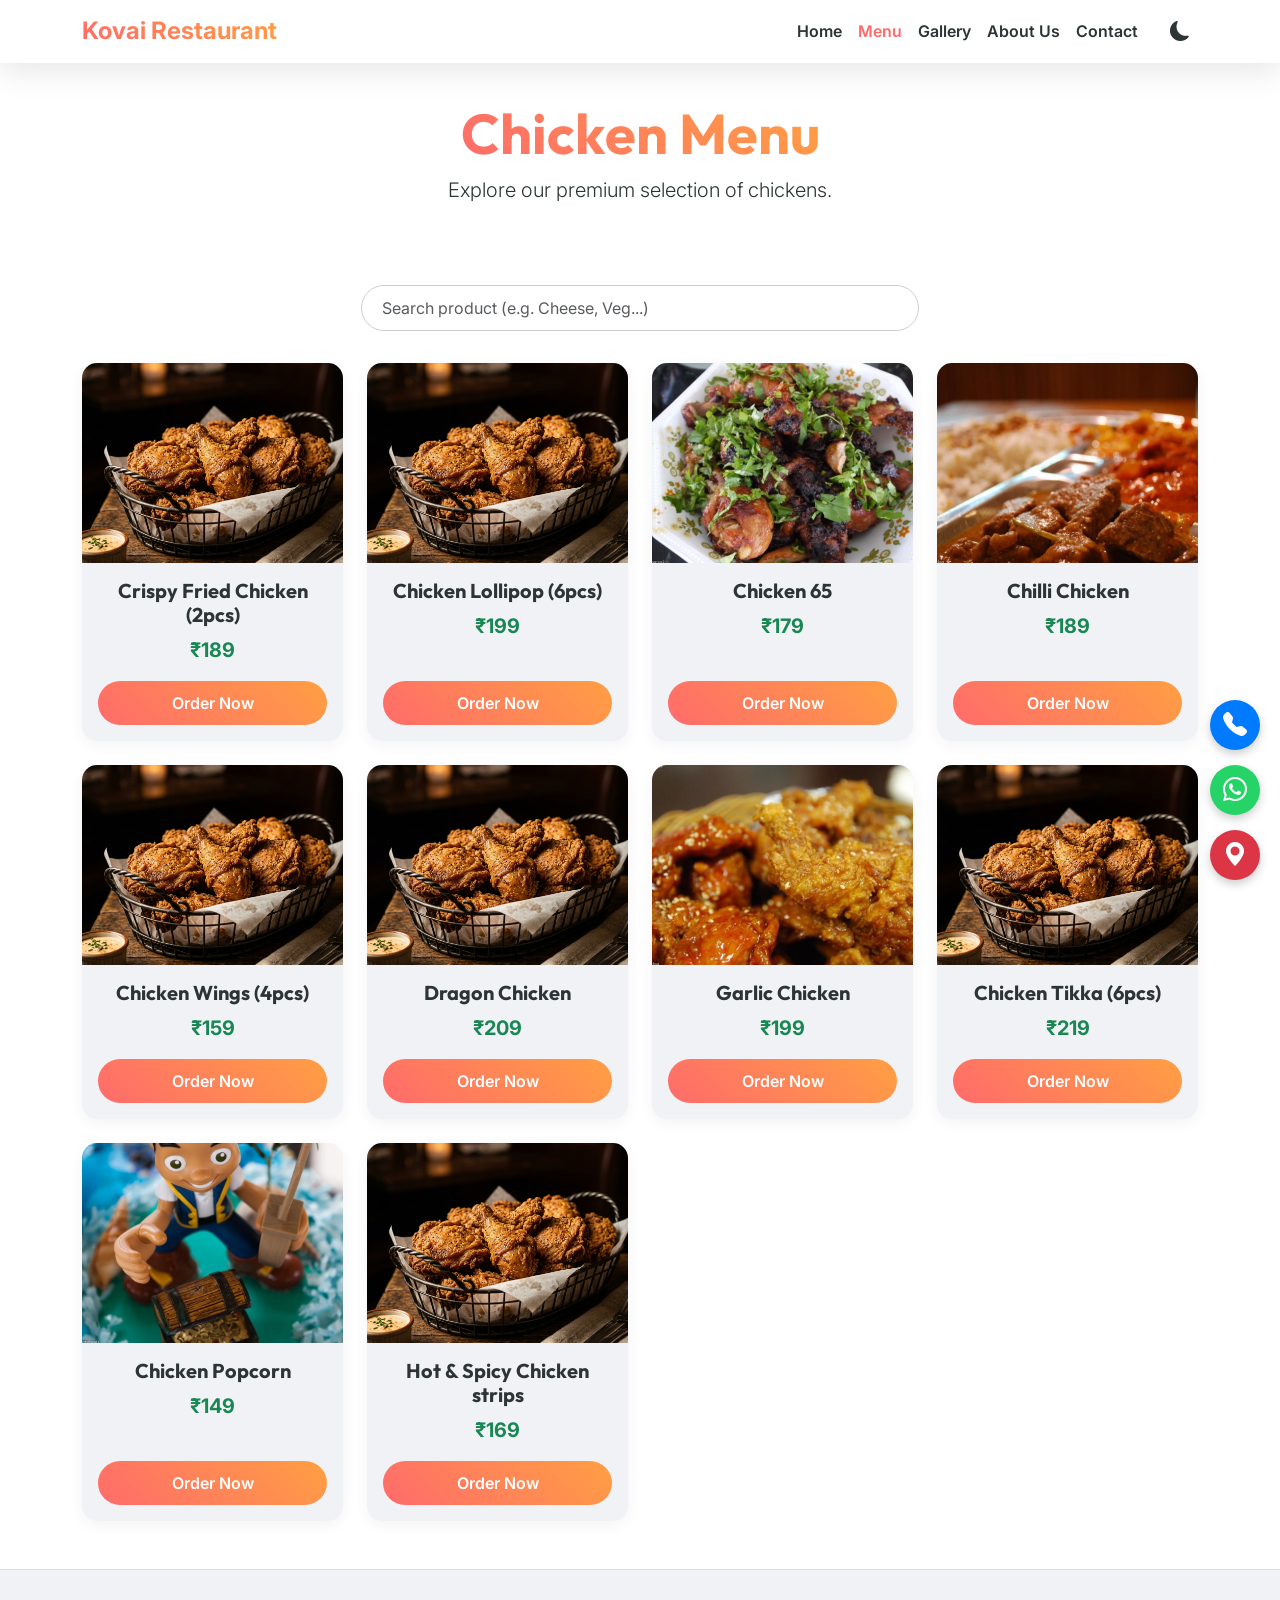
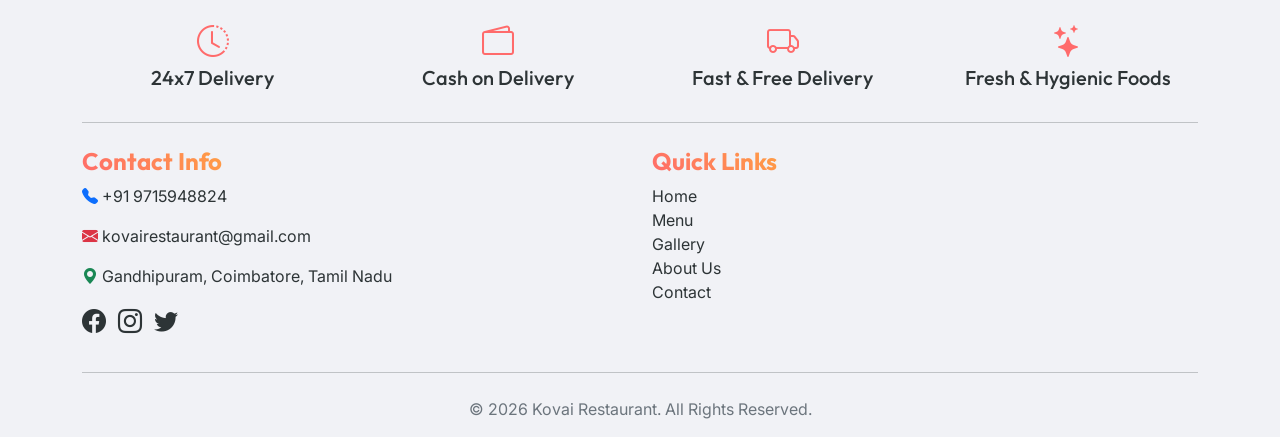
<file: chicken.html>
<!DOCTYPE html>

<html lang="en">
<head>
<meta charset="utf-8"/>
<meta content="width=device-width, initial-scale=1.0" name="viewport"/>
<title>Kovai Restaurant | Best Chicken in Coimbatore</title>
<meta content="Order the best Chicken at Kovai Restaurant in Gandhipuram, Coimbatore. Premium quality food with 24x7 delivery." name="description"/>
<meta content="Best Restaurant in Coimbatore, Best Biryani in Gandhipuram, Family Restaurant in Coimbatore, Food Delivery in Coimbatore, Restaurant Near Me, Kovai Restaurant, Chicken" name="keywords"/>
<meta content="Kovai Restaurant" name="author"/>
<meta content="index, follow" name="robots"/>
<link href="https://kovai-restaurant.vercel.app/chicken.html" rel="canonical"/>
<!-- Open Graph Tags -->
<meta content="Kovai Restaurant | Best Chicken in Coimbatore" property="og:title"/>
<meta content="Order the best Chicken at Kovai Restaurant in Gandhipuram, Coimbatore. Premium quality food with 24x7 delivery." property="og:description"/>
<meta content="https://kovai-restaurant.vercel.app/images/chicken_1778911981600.png" property="og:image"/>
<meta content="https://kovai-restaurant.vercel.app/chicken.html" property="og:url"/>
<meta content="restaurant.restaurant" property="og:type"/>
<!-- Twitter Card Tags -->
<meta content="summary_large_image" name="twitter:card"/>
<meta content="Kovai Restaurant | Best Chicken in Coimbatore" name="twitter:title"/>
<meta content="Order the best Chicken at Kovai Restaurant in Gandhipuram, Coimbatore. Premium quality food with 24x7 delivery." name="twitter:description"/>
<meta content="https://kovai-restaurant.vercel.app/images/chicken_1778911981600.png" name="twitter:image"/>
<!-- Preconnect for Performance -->
<link href="https://fonts.googleapis.com" rel="preconnect"/>
<link crossorigin="" href="https://fonts.gstatic.com" rel="preconnect"/>
<!-- Schema Markup -->
<script type="application/ld+json">
    {
      "@context": "https://schema.org",
      "@type": "Restaurant",
      "name": "Kovai Restaurant",
      "image": "https://kovai-restaurant.vercel.app/images/chicken_1778911981600.png",
      "@id": "https://kovai-restaurant.vercel.app",
      "url": "https://kovai-restaurant.vercel.app",
      "telephone": "+91 8754678824",
      "address": {
        "@type": "PostalAddress",
        "streetAddress": "Gandhipuram",
        "addressLocality": "Coimbatore",
        "addressRegion": "Tamil Nadu",
        "postalCode": "641012",
        "addressCountry": "IN"
      },
      "geo": {
        "@type": "GeoCoordinates",
        "latitude": 11.0183,
        "longitude": 76.9725
      },
      "openingHoursSpecification": {
        "@type": "OpeningHoursSpecification",
        "dayOfWeek": [
          "Monday",
          "Tuesday",
          "Wednesday",
          "Thursday",
          "Friday",
          "Saturday",
          "Sunday"
        ],
        "opens": "00:00",
        "closes": "23:59"
      },
      "servesCuisine": ["Indian", "Biryani", "Fast Food"],
      "priceRange": "$$"
    }
    </script>


<link href="https://cdn.jsdelivr.net/npm/bootstrap@5.3.0/dist/css/bootstrap.min.css" rel="stylesheet"/>
<link href="https://cdn.jsdelivr.net/npm/bootstrap-icons@1.10.5/font/bootstrap-icons.css" rel="stylesheet"/>
<link href="https://unpkg.com/aos@2.3.1/dist/aos.css" rel="stylesheet"/>
<link href="css/style.css" rel="stylesheet"/>
</head>
<body>
<div id="loader"><div class="spinner"></div></div>
<nav class="navbar navbar-expand-lg fixed-top">
<div class="container">
<a class="navbar-brand gradient-text" href="index.html">Kovai Restaurant</a>
<button aria-label="Toggle navigation" class="navbar-toggler" data-bs-target="#navbarNav" data-bs-toggle="collapse" type="button">
<span class="navbar-toggler-icon"></span>
</button>
<div class="collapse navbar-collapse justify-content-end" id="navbarNav">
<ul class="navbar-nav align-items-center">
<li class="nav-item"><a class="nav-link" href="index.html">Home</a></li>
<li class="nav-item"><a class="nav-link active" href="index.html#menuSection">Menu</a></li>
<li class="nav-item"><a class="nav-link" href="#">Gallery</a></li>
<li class="nav-item"><a class="nav-link" href="about.html">About Us</a></li>
<li class="nav-item"><a class="nav-link" href="#contactSection">Contact</a></li>
<li class="nav-item ms-lg-3 mt-2 mt-lg-0">
<a aria-label="Toggle Dark Mode" class="nav-link fs-5" href="#" id="darkModeToggle" title="Toggle Dark Mode">
<i class="bi bi-moon-fill"></i>
</a>
</li>
</ul>
</div>
</div>
</nav>
<header class="container" style="margin-top: 100px;">
<div class="text-center mb-5" data-aos="fade-up">
<h1 class="display-4 fw-bold gradient-text">Chicken Menu</h1>
<p class="lead">Explore our premium selection of chickens.</p>
</div>
</header>
<!-- Search Section -->
<section class="search-filter-section container" data-aos="fade-up">
<div class="row justify-content-center">
<div class="col-md-6 text-center">
<input class="search-box form-control" id="productSearchInput" placeholder="Search product (e.g. Cheese, Veg...)" type="text"/>
</div>
</div>
</section>
<section class="container mb-5">
<div class="row g-4">
<div class="col-sm-6 col-md-4 col-lg-3" data-aos="fade-up">
<div class="menu-card d-flex flex-column">
<div class="card-img-wrapper">
<img alt="Crispy Fried Chicken (2pcs) at Kovai Restaurant Coimbatore" decoding="async" loading="lazy" src="images/chicken/default-chicken.jpg"/>
</div>
<div class="p-3 text-center flex-grow-1 d-flex flex-column justify-content-between">
<h5 class="fw-bold">Crispy Fried Chicken (2pcs)</h5>
<p class="text-success fw-bold fs-5 mb-3">₹189</p>
<button class="btn-primary-custom mt-auto w-100" onclick="orderOnWhatsApp('Crispy Fried Chicken (2pcs)')">Order Now</button>
</div>
</div>
</div>
<div class="col-sm-6 col-md-4 col-lg-3" data-aos="fade-up">
<div class="menu-card d-flex flex-column">
<div class="card-img-wrapper">
<img alt="Chicken Lollipop (6pcs) at Kovai Restaurant Coimbatore" decoding="async" loading="lazy" src="images/chicken/default-chicken.jpg"/>
</div>
<div class="p-3 text-center flex-grow-1 d-flex flex-column justify-content-between">
<h5 class="fw-bold">Chicken Lollipop (6pcs)</h5>
<p class="text-success fw-bold fs-5 mb-3">₹199</p>
<button class="btn-primary-custom mt-auto w-100" onclick="orderOnWhatsApp('Chicken Lollipop (6pcs)')">Order Now</button>
</div>
</div>
</div>
<div class="col-sm-6 col-md-4 col-lg-3" data-aos="fade-up">
<div class="menu-card d-flex flex-column">
<div class="card-img-wrapper">
<img alt="Chicken 65 at Kovai Restaurant Coimbatore" decoding="async" loading="lazy" src="images/chicken/chicken-65.jpg"/>
</div>
<div class="p-3 text-center flex-grow-1 d-flex flex-column justify-content-between">
<h5 class="fw-bold">Chicken 65</h5>
<p class="text-success fw-bold fs-5 mb-3">₹179</p>
<button class="btn-primary-custom mt-auto w-100" onclick="orderOnWhatsApp('Chicken 65')">Order Now</button>
</div>
</div>
</div>
<div class="col-sm-6 col-md-4 col-lg-3" data-aos="fade-up">
<div class="menu-card d-flex flex-column">
<div class="card-img-wrapper">
<img alt="Chilli Chicken at Kovai Restaurant Coimbatore" decoding="async" loading="lazy" src="images/chicken/chilli-chicken.jpg"/>
</div>
<div class="p-3 text-center flex-grow-1 d-flex flex-column justify-content-between">
<h5 class="fw-bold">Chilli Chicken</h5>
<p class="text-success fw-bold fs-5 mb-3">₹189</p>
<button class="btn-primary-custom mt-auto w-100" onclick="orderOnWhatsApp('Chilli Chicken')">Order Now</button>
</div>
</div>
</div>
<div class="col-sm-6 col-md-4 col-lg-3" data-aos="fade-up">
<div class="menu-card d-flex flex-column">
<div class="card-img-wrapper">
<img alt="Chicken Wings (4pcs) at Kovai Restaurant Coimbatore" decoding="async" loading="lazy" src="images/chicken/default-chicken.jpg"/>
</div>
<div class="p-3 text-center flex-grow-1 d-flex flex-column justify-content-between">
<h5 class="fw-bold">Chicken Wings (4pcs)</h5>
<p class="text-success fw-bold fs-5 mb-3">₹159</p>
<button class="btn-primary-custom mt-auto w-100" onclick="orderOnWhatsApp('Chicken Wings (4pcs)')">Order Now</button>
</div>
</div>
</div>
<div class="col-sm-6 col-md-4 col-lg-3" data-aos="fade-up">
<div class="menu-card d-flex flex-column">
<div class="card-img-wrapper">
<img alt="Dragon Chicken at Kovai Restaurant Coimbatore" decoding="async" loading="lazy" src="images/chicken/default-chicken.jpg"/>
</div>
<div class="p-3 text-center flex-grow-1 d-flex flex-column justify-content-between">
<h5 class="fw-bold">Dragon Chicken</h5>
<p class="text-success fw-bold fs-5 mb-3">₹209</p>
<button class="btn-primary-custom mt-auto w-100" onclick="orderOnWhatsApp('Dragon Chicken')">Order Now</button>
</div>
</div>
</div>
<div class="col-sm-6 col-md-4 col-lg-3" data-aos="fade-up">
<div class="menu-card d-flex flex-column">
<div class="card-img-wrapper">
<img alt="Garlic Chicken at Kovai Restaurant Coimbatore" decoding="async" loading="lazy" src="images/chicken/garlic-chicken.jpg"/>
</div>
<div class="p-3 text-center flex-grow-1 d-flex flex-column justify-content-between">
<h5 class="fw-bold">Garlic Chicken</h5>
<p class="text-success fw-bold fs-5 mb-3">₹199</p>
<button class="btn-primary-custom mt-auto w-100" onclick="orderOnWhatsApp('Garlic Chicken')">Order Now</button>
</div>
</div>
</div>
<div class="col-sm-6 col-md-4 col-lg-3" data-aos="fade-up">
<div class="menu-card d-flex flex-column">
<div class="card-img-wrapper">
<img alt="Chicken Tikka (6pcs) at Kovai Restaurant Coimbatore" decoding="async" loading="lazy" src="images/chicken/default-chicken.jpg"/>
</div>
<div class="p-3 text-center flex-grow-1 d-flex flex-column justify-content-between">
<h5 class="fw-bold">Chicken Tikka (6pcs)</h5>
<p class="text-success fw-bold fs-5 mb-3">₹219</p>
<button class="btn-primary-custom mt-auto w-100" onclick="orderOnWhatsApp('Chicken Tikka (6pcs)')">Order Now</button>
</div>
</div>
</div>
<div class="col-sm-6 col-md-4 col-lg-3" data-aos="fade-up">
<div class="menu-card d-flex flex-column">
<div class="card-img-wrapper">
<img alt="Chicken Popcorn at Kovai Restaurant Coimbatore" decoding="async" loading="lazy" src="images/chicken/chicken-popcorn.jpg"/>
</div>
<div class="p-3 text-center flex-grow-1 d-flex flex-column justify-content-between">
<h5 class="fw-bold">Chicken Popcorn</h5>
<p class="text-success fw-bold fs-5 mb-3">₹149</p>
<button class="btn-primary-custom mt-auto w-100" onclick="orderOnWhatsApp('Chicken Popcorn')">Order Now</button>
</div>
</div>
</div>
<div class="col-sm-6 col-md-4 col-lg-3" data-aos="fade-up">
<div class="menu-card d-flex flex-column">
<div class="card-img-wrapper">
<img alt="Hot &amp; Spicy Chicken strips at Kovai Restaurant Coimbatore" decoding="async" loading="lazy" src="images/chicken/default-chicken.jpg"/>
</div>
<div class="p-3 text-center flex-grow-1 d-flex flex-column justify-content-between">
<h5 class="fw-bold">Hot &amp; Spicy Chicken strips</h5>
<p class="text-success fw-bold fs-5 mb-3">₹169</p>
<button class="btn-primary-custom mt-auto w-100" onclick="orderOnWhatsApp('Hot &amp; Spicy Chicken strips')">Order Now</button>
</div>
</div>
</div>
</div>
</section>
<footer class="footer text-center" id="contactSection">
<div class="container">
<div class="row g-4 text-start justify-content-center mb-4" data-aos="fade-up">
<div class="col-md-3 text-center">
<i class="bi bi-clock-history footer-icons"></i>
<h5>24x7 Delivery</h5>
</div>
<div class="col-md-3 text-center">
<i class="bi bi-wallet2 footer-icons"></i>
<h5>Cash on Delivery</h5>
</div>
<div class="col-md-3 text-center">
<i class="bi bi-truck footer-icons"></i>
<h5>Fast &amp; Free Delivery</h5>
</div>
<div class="col-md-3 text-center">
<i class="bi bi-stars footer-icons"></i>
<h5>Fresh &amp; Hygienic Foods</h5>
</div>
</div>
<hr/>
<div class="row text-start mt-4">
<div class="col-md-6 mb-3">
<h4 class="gradient-text fw-bold">Contact Info</h4>
<p><i class="bi bi-telephone-fill text-primary"></i> +91 9715948824</p>
<p><i class="bi bi-envelope-fill text-danger"></i> kovairestaurant@gmail.com</p>
<p><i class="bi bi-geo-alt-fill text-success"></i> Gandhipuram, Coimbatore, Tamil Nadu</p>
<div class="mt-3">
<a class="me-2 fs-4" href="#"><i class="bi bi-facebook"></i></a>
<a class="me-2 fs-4" href="#"><i class="bi bi-instagram"></i></a>
<a class="fs-4" href="#"><i class="bi bi-twitter"></i></a>
</div>
</div>
<div class="col-md-6 mb-3">
<h4 class="gradient-text fw-bold">Quick Links</h4>
<ul class="list-unstyled">
<li><a href="index.html">Home</a></li>
<li><a href="index.html#menuSection">Menu</a></li>
<li><a href="#">Gallery</a></li>
<li><a href="about.html">About Us</a></li>
<li><a href="#contactSection">Contact</a></li>
</ul>
</div>
</div>
<hr/>
<div class="mt-4 text-secondary">
                © 2026 Kovai Restaurant. All Rights Reserved.
            </div>
</div>
</footer>
<div class="floating-btns">
<a aria-label="Call Us" class="float-btn btn-call" href="tel:+919715948824" title="Call Us"><i class="bi bi-telephone-fill"></i></a>
<a aria-label="WhatsApp" class="float-btn btn-wa" href="https://wa.me/919715948824" target="_blank" title="WhatsApp"><i class="bi bi-whatsapp"></i></a>
<a aria-label="Location" class="float-btn btn-loc" href="https://maps.google.com/?q=Gandhipuram, Coimbatore, Tamil Nadu" target="_blank" title="Location"><i class="bi bi-geo-alt-fill"></i></a>
</div>
<button aria-label="Scroll to top" id="scrollTopBtn" title="Go to top"><i class="bi bi-arrow-up"></i></button>
<script src="https://cdn.jsdelivr.net/npm/bootstrap@5.3.0/dist/js/bootstrap.bundle.min.js"></script>
<script src="https://unpkg.com/aos@2.3.1/dist/aos.js"></script>
<script>
        AOS.init({ duration: 800, once: true });
    </script>
<script src="js/script.js"></script>
</body>
</html>
</file>
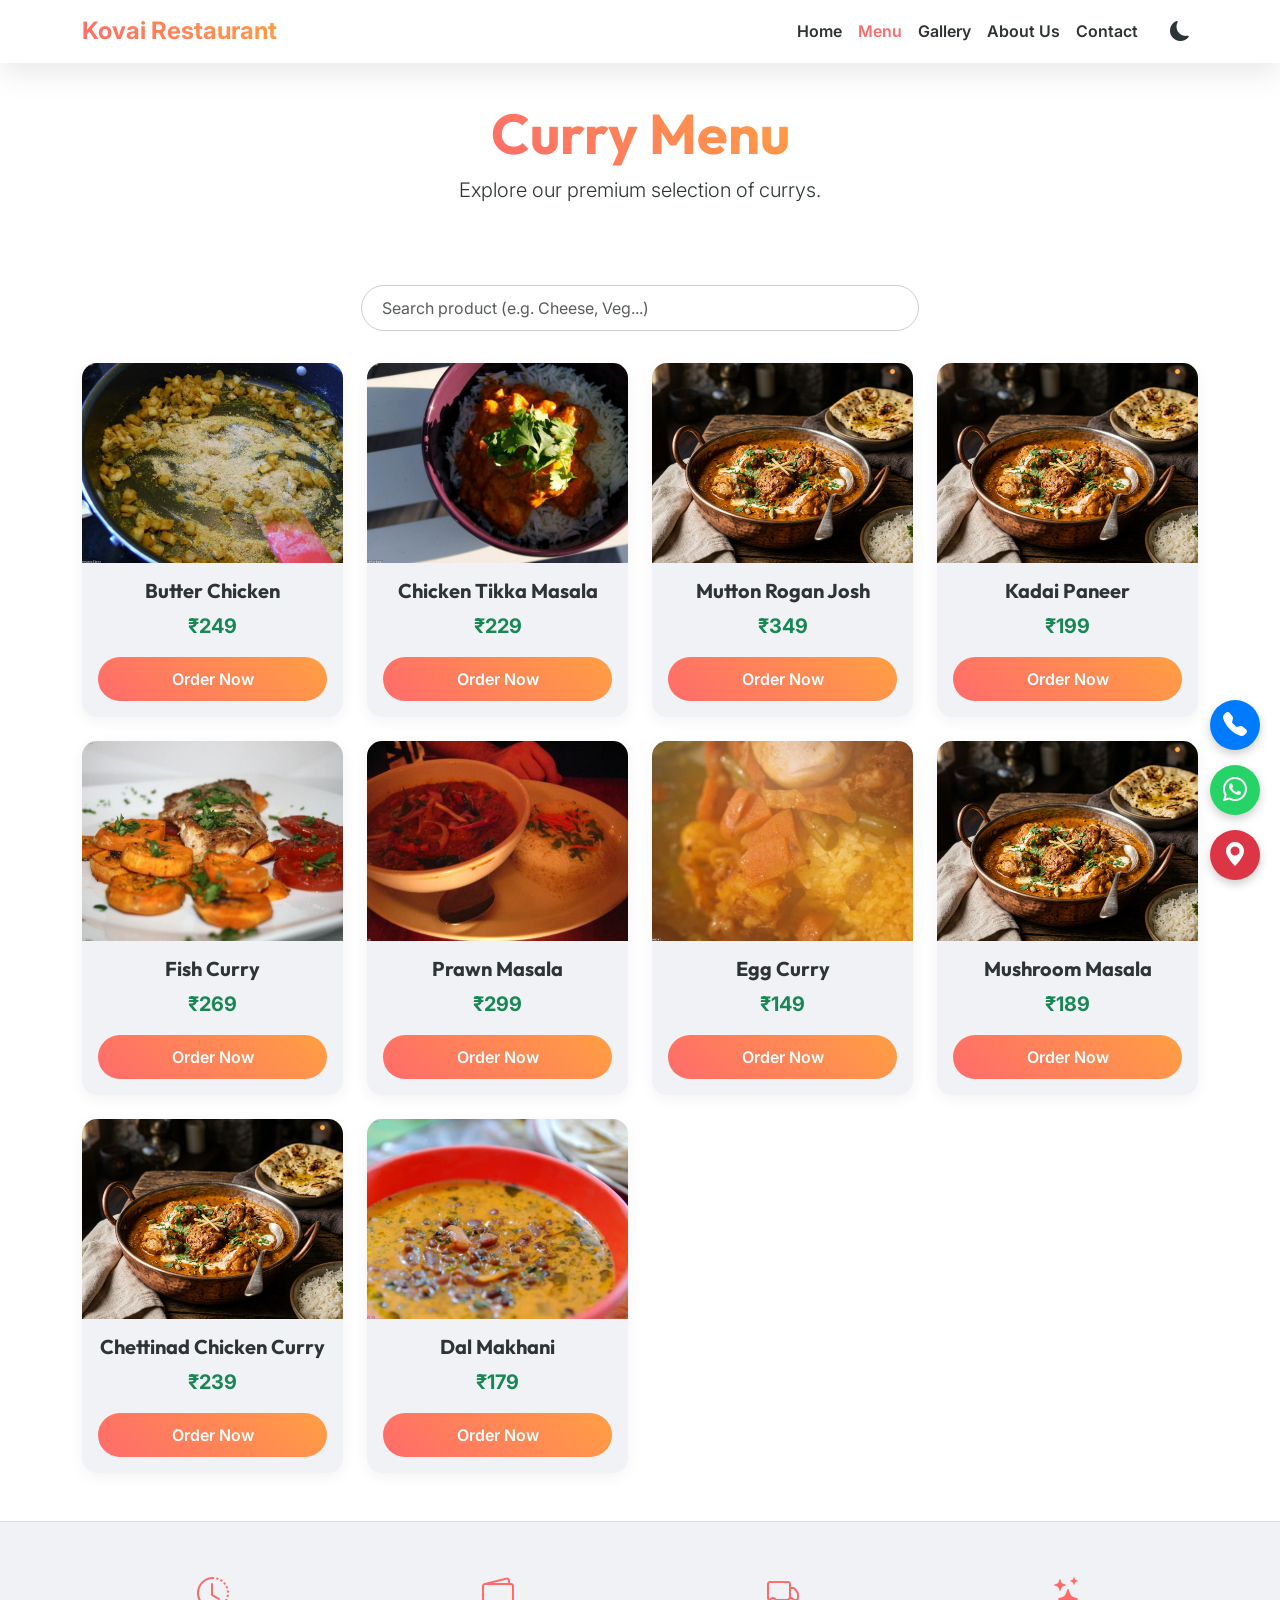
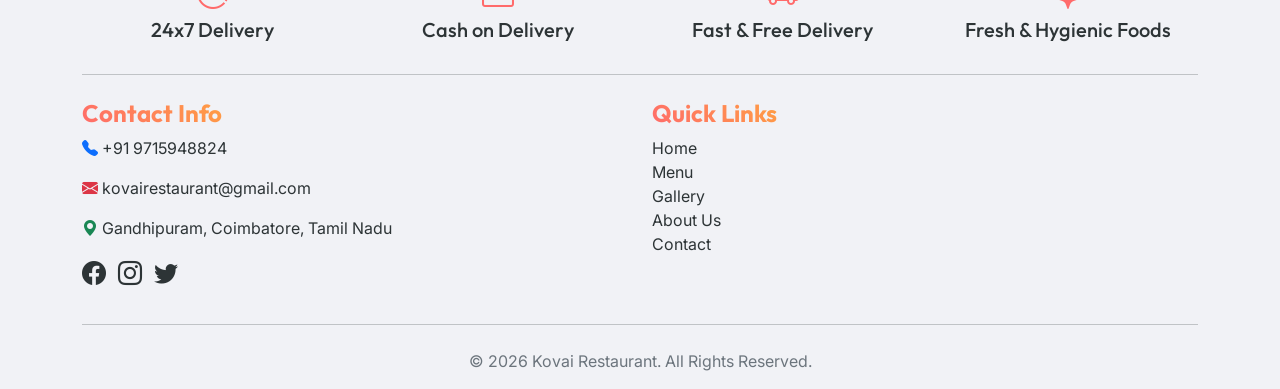
<file: curry.html>
<!DOCTYPE html>

<html lang="en">
<head>
<meta charset="utf-8"/>
<meta content="width=device-width, initial-scale=1.0" name="viewport"/>
<title>Kovai Restaurant | Best Curry in Coimbatore</title>
<meta content="Order the best Curry at Kovai Restaurant in Gandhipuram, Coimbatore. Premium quality food with 24x7 delivery." name="description"/>
<meta content="Best Restaurant in Coimbatore, Best Biryani in Gandhipuram, Family Restaurant in Coimbatore, Food Delivery in Coimbatore, Restaurant Near Me, Kovai Restaurant, Curry" name="keywords"/>
<meta content="Kovai Restaurant" name="author"/>
<meta content="index, follow" name="robots"/>
<link href="https://kovai-restaurant.vercel.app/curry.html" rel="canonical"/>
<!-- Open Graph Tags -->
<meta content="Kovai Restaurant | Best Curry in Coimbatore" property="og:title"/>
<meta content="Order the best Curry at Kovai Restaurant in Gandhipuram, Coimbatore. Premium quality food with 24x7 delivery." property="og:description"/>
<meta content="https://kovai-restaurant.vercel.app/images/chicken_1778911981600.png" property="og:image"/>
<meta content="https://kovai-restaurant.vercel.app/curry.html" property="og:url"/>
<meta content="restaurant.restaurant" property="og:type"/>
<!-- Twitter Card Tags -->
<meta content="summary_large_image" name="twitter:card"/>
<meta content="Kovai Restaurant | Best Curry in Coimbatore" name="twitter:title"/>
<meta content="Order the best Curry at Kovai Restaurant in Gandhipuram, Coimbatore. Premium quality food with 24x7 delivery." name="twitter:description"/>
<meta content="https://kovai-restaurant.vercel.app/images/chicken_1778911981600.png" name="twitter:image"/>
<!-- Preconnect for Performance -->
<link href="https://fonts.googleapis.com" rel="preconnect"/>
<link crossorigin="" href="https://fonts.gstatic.com" rel="preconnect"/>
<!-- Schema Markup -->
<script type="application/ld+json">
    {
      "@context": "https://schema.org",
      "@type": "Restaurant",
      "name": "Kovai Restaurant",
      "image": "https://kovai-restaurant.vercel.app/images/chicken_1778911981600.png",
      "@id": "https://kovai-restaurant.vercel.app",
      "url": "https://kovai-restaurant.vercel.app",
      "telephone": "+91 8754678824",
      "address": {
        "@type": "PostalAddress",
        "streetAddress": "Gandhipuram",
        "addressLocality": "Coimbatore",
        "addressRegion": "Tamil Nadu",
        "postalCode": "641012",
        "addressCountry": "IN"
      },
      "geo": {
        "@type": "GeoCoordinates",
        "latitude": 11.0183,
        "longitude": 76.9725
      },
      "openingHoursSpecification": {
        "@type": "OpeningHoursSpecification",
        "dayOfWeek": [
          "Monday",
          "Tuesday",
          "Wednesday",
          "Thursday",
          "Friday",
          "Saturday",
          "Sunday"
        ],
        "opens": "00:00",
        "closes": "23:59"
      },
      "servesCuisine": ["Indian", "Biryani", "Fast Food"],
      "priceRange": "$$"
    }
    </script>


<link href="https://cdn.jsdelivr.net/npm/bootstrap@5.3.0/dist/css/bootstrap.min.css" rel="stylesheet"/>
<link href="https://cdn.jsdelivr.net/npm/bootstrap-icons@1.10.5/font/bootstrap-icons.css" rel="stylesheet"/>
<link href="https://unpkg.com/aos@2.3.1/dist/aos.css" rel="stylesheet"/>
<link href="css/style.css" rel="stylesheet"/>
</head>
<body>
<div id="loader"><div class="spinner"></div></div>
<nav class="navbar navbar-expand-lg fixed-top">
<div class="container">
<a class="navbar-brand gradient-text" href="index.html">Kovai Restaurant</a>
<button aria-label="Toggle navigation" class="navbar-toggler" data-bs-target="#navbarNav" data-bs-toggle="collapse" type="button">
<span class="navbar-toggler-icon"></span>
</button>
<div class="collapse navbar-collapse justify-content-end" id="navbarNav">
<ul class="navbar-nav align-items-center">
<li class="nav-item"><a class="nav-link" href="index.html">Home</a></li>
<li class="nav-item"><a class="nav-link active" href="index.html#menuSection">Menu</a></li>
<li class="nav-item"><a class="nav-link" href="#">Gallery</a></li>
<li class="nav-item"><a class="nav-link" href="about.html">About Us</a></li>
<li class="nav-item"><a class="nav-link" href="#contactSection">Contact</a></li>
<li class="nav-item ms-lg-3 mt-2 mt-lg-0">
<a aria-label="Toggle Dark Mode" class="nav-link fs-5" href="#" id="darkModeToggle" title="Toggle Dark Mode">
<i class="bi bi-moon-fill"></i>
</a>
</li>
</ul>
</div>
</div>
</nav>
<header class="container" style="margin-top: 100px;">
<div class="text-center mb-5" data-aos="fade-up">
<h1 class="display-4 fw-bold gradient-text">Curry Menu</h1>
<p class="lead">Explore our premium selection of currys.</p>
</div>
</header>
<!-- Search Section -->
<section class="search-filter-section container" data-aos="fade-up">
<div class="row justify-content-center">
<div class="col-md-6 text-center">
<input class="search-box form-control" id="productSearchInput" placeholder="Search product (e.g. Cheese, Veg...)" type="text"/>
</div>
</div>
</section>
<section class="container mb-5">
<div class="row g-4">
<div class="col-sm-6 col-md-4 col-lg-3" data-aos="fade-up">
<div class="menu-card d-flex flex-column">
<div class="card-img-wrapper">
<img alt="Butter Chicken at Kovai Restaurant Coimbatore" decoding="async" loading="lazy" src="images/curry/butter-chicken.jpg"/>
</div>
<div class="p-3 text-center flex-grow-1 d-flex flex-column justify-content-between">
<h5 class="fw-bold">Butter Chicken</h5>
<p class="text-success fw-bold fs-5 mb-3">₹249</p>
<button class="btn-primary-custom mt-auto w-100" onclick="orderOnWhatsApp('Butter Chicken')">Order Now</button>
</div>
</div>
</div>
<div class="col-sm-6 col-md-4 col-lg-3" data-aos="fade-up">
<div class="menu-card d-flex flex-column">
<div class="card-img-wrapper">
<img alt="Chicken Tikka Masala at Kovai Restaurant Coimbatore" decoding="async" loading="lazy" src="images/curry/chicken-tikka-masala.jpg"/>
</div>
<div class="p-3 text-center flex-grow-1 d-flex flex-column justify-content-between">
<h5 class="fw-bold">Chicken Tikka Masala</h5>
<p class="text-success fw-bold fs-5 mb-3">₹229</p>
<button class="btn-primary-custom mt-auto w-100" onclick="orderOnWhatsApp('Chicken Tikka Masala')">Order Now</button>
</div>
</div>
</div>
<div class="col-sm-6 col-md-4 col-lg-3" data-aos="fade-up">
<div class="menu-card d-flex flex-column">
<div class="card-img-wrapper">
<img alt="Mutton Rogan Josh at Kovai Restaurant Coimbatore" decoding="async" loading="lazy" src="images/curry/default-curry.jpg"/>
</div>
<div class="p-3 text-center flex-grow-1 d-flex flex-column justify-content-between">
<h5 class="fw-bold">Mutton Rogan Josh</h5>
<p class="text-success fw-bold fs-5 mb-3">₹349</p>
<button class="btn-primary-custom mt-auto w-100" onclick="orderOnWhatsApp('Mutton Rogan Josh')">Order Now</button>
</div>
</div>
</div>
<div class="col-sm-6 col-md-4 col-lg-3" data-aos="fade-up">
<div class="menu-card d-flex flex-column">
<div class="card-img-wrapper">
<img alt="Kadai Paneer at Kovai Restaurant Coimbatore" decoding="async" loading="lazy" src="images/curry/default-curry.jpg"/>
</div>
<div class="p-3 text-center flex-grow-1 d-flex flex-column justify-content-between">
<h5 class="fw-bold">Kadai Paneer</h5>
<p class="text-success fw-bold fs-5 mb-3">₹199</p>
<button class="btn-primary-custom mt-auto w-100" onclick="orderOnWhatsApp('Kadai Paneer')">Order Now</button>
</div>
</div>
</div>
<div class="col-sm-6 col-md-4 col-lg-3" data-aos="fade-up">
<div class="menu-card d-flex flex-column">
<div class="card-img-wrapper">
<img alt="Fish Curry at Kovai Restaurant Coimbatore" decoding="async" loading="lazy" src="images/curry/fish-curry.jpg"/>
</div>
<div class="p-3 text-center flex-grow-1 d-flex flex-column justify-content-between">
<h5 class="fw-bold">Fish Curry</h5>
<p class="text-success fw-bold fs-5 mb-3">₹269</p>
<button class="btn-primary-custom mt-auto w-100" onclick="orderOnWhatsApp('Fish Curry')">Order Now</button>
</div>
</div>
</div>
<div class="col-sm-6 col-md-4 col-lg-3" data-aos="fade-up">
<div class="menu-card d-flex flex-column">
<div class="card-img-wrapper">
<img alt="Prawn Masala at Kovai Restaurant Coimbatore" decoding="async" loading="lazy" src="images/curry/prawn-masala.jpg"/>
</div>
<div class="p-3 text-center flex-grow-1 d-flex flex-column justify-content-between">
<h5 class="fw-bold">Prawn Masala</h5>
<p class="text-success fw-bold fs-5 mb-3">₹299</p>
<button class="btn-primary-custom mt-auto w-100" onclick="orderOnWhatsApp('Prawn Masala')">Order Now</button>
</div>
</div>
</div>
<div class="col-sm-6 col-md-4 col-lg-3" data-aos="fade-up">
<div class="menu-card d-flex flex-column">
<div class="card-img-wrapper">
<img alt="Egg Curry at Kovai Restaurant Coimbatore" decoding="async" loading="lazy" src="images/curry/egg-curry.jpg"/>
</div>
<div class="p-3 text-center flex-grow-1 d-flex flex-column justify-content-between">
<h5 class="fw-bold">Egg Curry</h5>
<p class="text-success fw-bold fs-5 mb-3">₹149</p>
<button class="btn-primary-custom mt-auto w-100" onclick="orderOnWhatsApp('Egg Curry')">Order Now</button>
</div>
</div>
</div>
<div class="col-sm-6 col-md-4 col-lg-3" data-aos="fade-up">
<div class="menu-card d-flex flex-column">
<div class="card-img-wrapper">
<img alt="Mushroom Masala at Kovai Restaurant Coimbatore" decoding="async" loading="lazy" src="images/curry/default-curry.jpg"/>
</div>
<div class="p-3 text-center flex-grow-1 d-flex flex-column justify-content-between">
<h5 class="fw-bold">Mushroom Masala</h5>
<p class="text-success fw-bold fs-5 mb-3">₹189</p>
<button class="btn-primary-custom mt-auto w-100" onclick="orderOnWhatsApp('Mushroom Masala')">Order Now</button>
</div>
</div>
</div>
<div class="col-sm-6 col-md-4 col-lg-3" data-aos="fade-up">
<div class="menu-card d-flex flex-column">
<div class="card-img-wrapper">
<img alt="Chettinad Chicken Curry at Kovai Restaurant Coimbatore" decoding="async" loading="lazy" src="images/curry/default-curry.jpg"/>
</div>
<div class="p-3 text-center flex-grow-1 d-flex flex-column justify-content-between">
<h5 class="fw-bold">Chettinad Chicken Curry</h5>
<p class="text-success fw-bold fs-5 mb-3">₹239</p>
<button class="btn-primary-custom mt-auto w-100" onclick="orderOnWhatsApp('Chettinad Chicken Curry')">Order Now</button>
</div>
</div>
</div>
<div class="col-sm-6 col-md-4 col-lg-3" data-aos="fade-up">
<div class="menu-card d-flex flex-column">
<div class="card-img-wrapper">
<img alt="Dal Makhani at Kovai Restaurant Coimbatore" decoding="async" loading="lazy" src="images/curry/dal-makhani.jpg"/>
</div>
<div class="p-3 text-center flex-grow-1 d-flex flex-column justify-content-between">
<h5 class="fw-bold">Dal Makhani</h5>
<p class="text-success fw-bold fs-5 mb-3">₹179</p>
<button class="btn-primary-custom mt-auto w-100" onclick="orderOnWhatsApp('Dal Makhani')">Order Now</button>
</div>
</div>
</div>
</div>
</section>
<footer class="footer text-center" id="contactSection">
<div class="container">
<div class="row g-4 text-start justify-content-center mb-4" data-aos="fade-up">
<div class="col-md-3 text-center">
<i class="bi bi-clock-history footer-icons"></i>
<h5>24x7 Delivery</h5>
</div>
<div class="col-md-3 text-center">
<i class="bi bi-wallet2 footer-icons"></i>
<h5>Cash on Delivery</h5>
</div>
<div class="col-md-3 text-center">
<i class="bi bi-truck footer-icons"></i>
<h5>Fast &amp; Free Delivery</h5>
</div>
<div class="col-md-3 text-center">
<i class="bi bi-stars footer-icons"></i>
<h5>Fresh &amp; Hygienic Foods</h5>
</div>
</div>
<hr/>
<div class="row text-start mt-4">
<div class="col-md-6 mb-3">
<h4 class="gradient-text fw-bold">Contact Info</h4>
<p><i class="bi bi-telephone-fill text-primary"></i> +91 9715948824</p>
<p><i class="bi bi-envelope-fill text-danger"></i> kovairestaurant@gmail.com</p>
<p><i class="bi bi-geo-alt-fill text-success"></i> Gandhipuram, Coimbatore, Tamil Nadu</p>
<div class="mt-3">
<a class="me-2 fs-4" href="#"><i class="bi bi-facebook"></i></a>
<a class="me-2 fs-4" href="#"><i class="bi bi-instagram"></i></a>
<a class="fs-4" href="#"><i class="bi bi-twitter"></i></a>
</div>
</div>
<div class="col-md-6 mb-3">
<h4 class="gradient-text fw-bold">Quick Links</h4>
<ul class="list-unstyled">
<li><a href="index.html">Home</a></li>
<li><a href="index.html#menuSection">Menu</a></li>
<li><a href="#">Gallery</a></li>
<li><a href="about.html">About Us</a></li>
<li><a href="#contactSection">Contact</a></li>
</ul>
</div>
</div>
<hr/>
<div class="mt-4 text-secondary">
                © 2026 Kovai Restaurant. All Rights Reserved.
            </div>
</div>
</footer>
<div class="floating-btns">
<a aria-label="Call Us" class="float-btn btn-call" href="tel:+919715948824" title="Call Us"><i class="bi bi-telephone-fill"></i></a>
<a aria-label="WhatsApp" class="float-btn btn-wa" href="https://wa.me/919715948824" target="_blank" title="WhatsApp"><i class="bi bi-whatsapp"></i></a>
<a aria-label="Location" class="float-btn btn-loc" href="https://maps.google.com/?q=Gandhipuram, Coimbatore, Tamil Nadu" target="_blank" title="Location"><i class="bi bi-geo-alt-fill"></i></a>
</div>
<button aria-label="Scroll to top" id="scrollTopBtn" title="Go to top"><i class="bi bi-arrow-up"></i></button>
<script src="https://cdn.jsdelivr.net/npm/bootstrap@5.3.0/dist/js/bootstrap.bundle.min.js"></script>
<script src="https://unpkg.com/aos@2.3.1/dist/aos.js"></script>
<script>
        AOS.init({ duration: 800, once: true });
    </script>
<script src="js/script.js"></script>
</body>
</html>
</file>
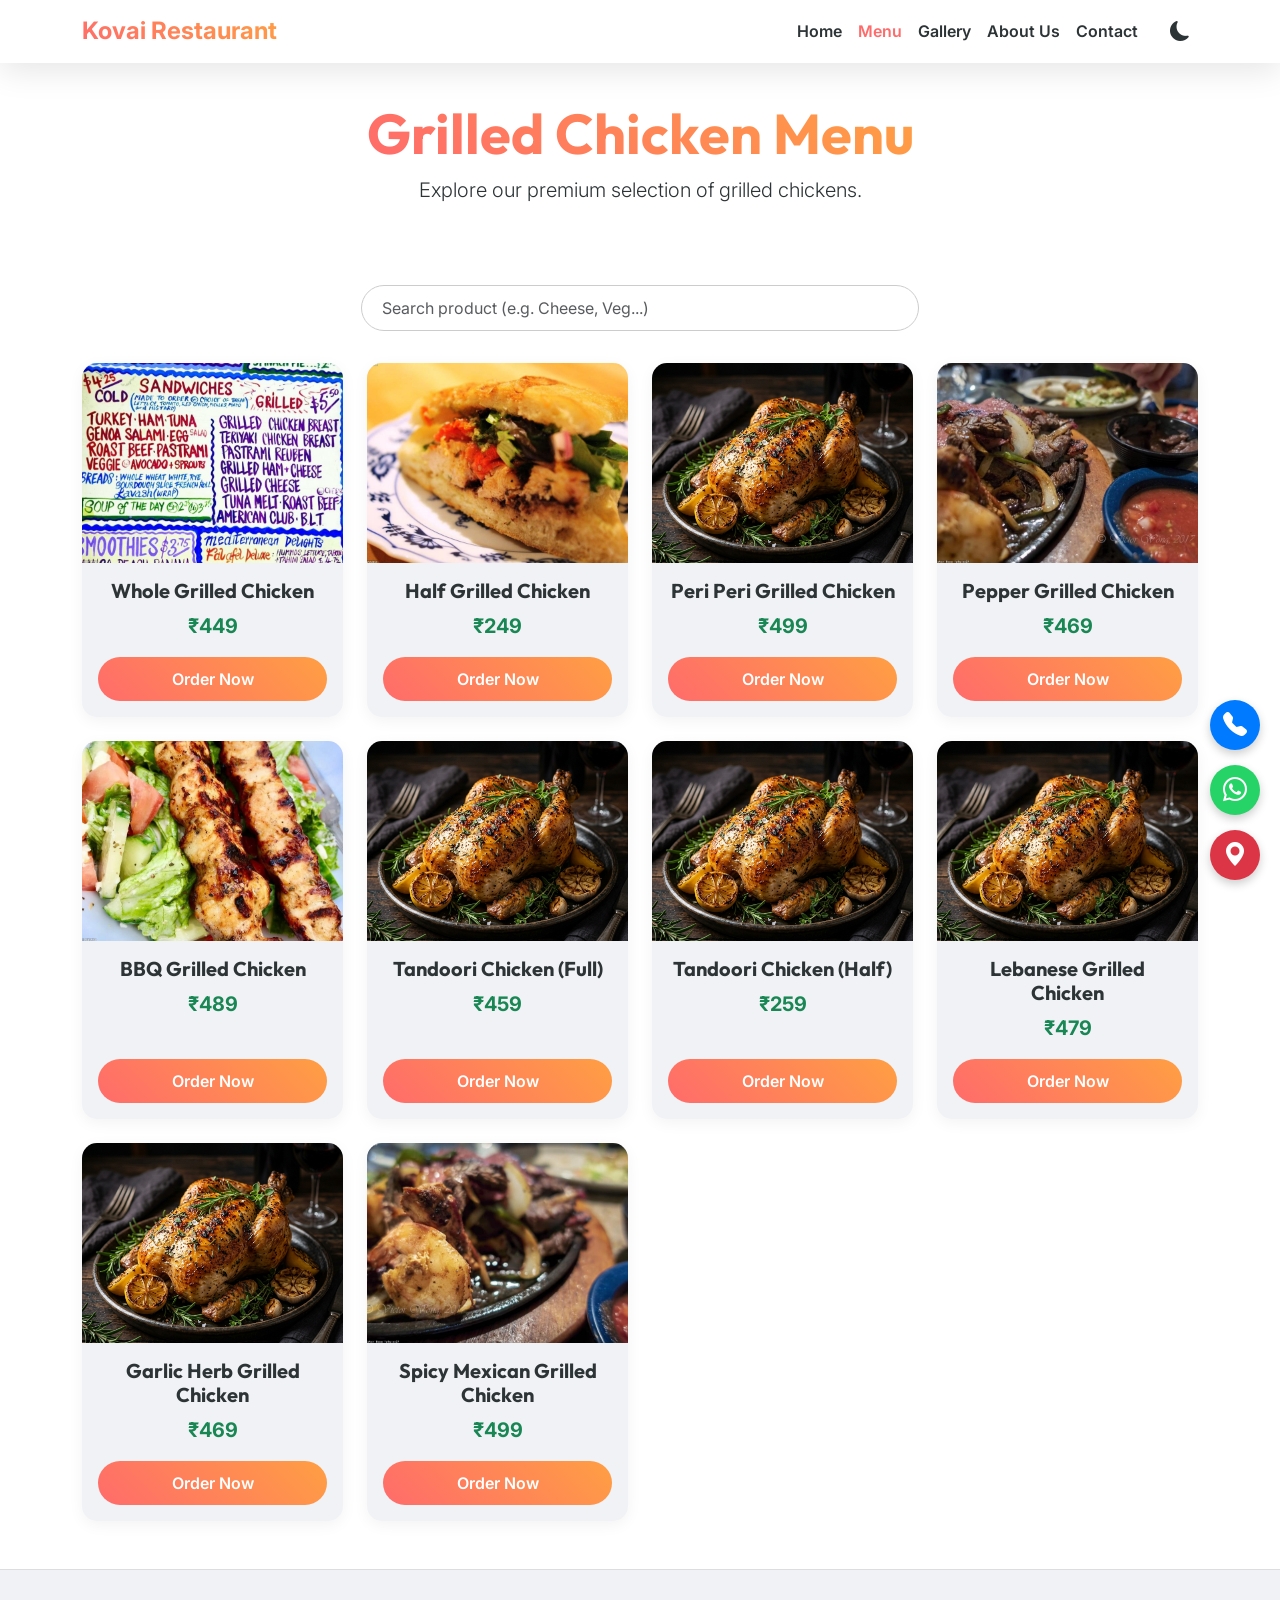
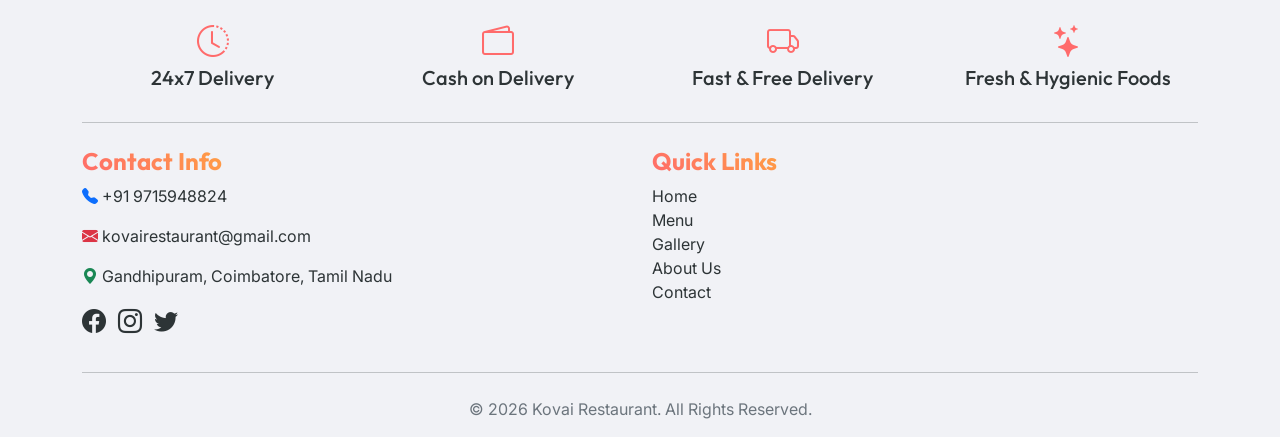
<file: grilled-chicken.html>
<!DOCTYPE html>

<html lang="en">
<head>
<meta charset="utf-8"/>
<meta content="width=device-width, initial-scale=1.0" name="viewport"/>
<title>Kovai Restaurant | Best Grilled Chicken in Coimbatore</title>
<meta content="Order the best Grilled Chicken at Kovai Restaurant in Gandhipuram, Coimbatore. Premium quality food with 24x7 delivery." name="description"/>
<meta content="Best Restaurant in Coimbatore, Best Biryani in Gandhipuram, Family Restaurant in Coimbatore, Food Delivery in Coimbatore, Restaurant Near Me, Kovai Restaurant, Grilled Chicken" name="keywords"/>
<meta content="Kovai Restaurant" name="author"/>
<meta content="index, follow" name="robots"/>
<link href="https://kovai-restaurant.vercel.app/grilled-chicken.html" rel="canonical"/>
<!-- Open Graph Tags -->
<meta content="Kovai Restaurant | Best Grilled Chicken in Coimbatore" property="og:title"/>
<meta content="Order the best Grilled Chicken at Kovai Restaurant in Gandhipuram, Coimbatore. Premium quality food with 24x7 delivery." property="og:description"/>
<meta content="https://kovai-restaurant.vercel.app/images/chicken_1778911981600.png" property="og:image"/>
<meta content="https://kovai-restaurant.vercel.app/grilled-chicken.html" property="og:url"/>
<meta content="restaurant.restaurant" property="og:type"/>
<!-- Twitter Card Tags -->
<meta content="summary_large_image" name="twitter:card"/>
<meta content="Kovai Restaurant | Best Grilled Chicken in Coimbatore" name="twitter:title"/>
<meta content="Order the best Grilled Chicken at Kovai Restaurant in Gandhipuram, Coimbatore. Premium quality food with 24x7 delivery." name="twitter:description"/>
<meta content="https://kovai-restaurant.vercel.app/images/chicken_1778911981600.png" name="twitter:image"/>
<!-- Preconnect for Performance -->
<link href="https://fonts.googleapis.com" rel="preconnect"/>
<link crossorigin="" href="https://fonts.gstatic.com" rel="preconnect"/>
<!-- Schema Markup -->
<script type="application/ld+json">
    {
      "@context": "https://schema.org",
      "@type": "Restaurant",
      "name": "Kovai Restaurant",
      "image": "https://kovai-restaurant.vercel.app/images/chicken_1778911981600.png",
      "@id": "https://kovai-restaurant.vercel.app",
      "url": "https://kovai-restaurant.vercel.app",
      "telephone": "+91 8754678824",
      "address": {
        "@type": "PostalAddress",
        "streetAddress": "Gandhipuram",
        "addressLocality": "Coimbatore",
        "addressRegion": "Tamil Nadu",
        "postalCode": "641012",
        "addressCountry": "IN"
      },
      "geo": {
        "@type": "GeoCoordinates",
        "latitude": 11.0183,
        "longitude": 76.9725
      },
      "openingHoursSpecification": {
        "@type": "OpeningHoursSpecification",
        "dayOfWeek": [
          "Monday",
          "Tuesday",
          "Wednesday",
          "Thursday",
          "Friday",
          "Saturday",
          "Sunday"
        ],
        "opens": "00:00",
        "closes": "23:59"
      },
      "servesCuisine": ["Indian", "Biryani", "Fast Food"],
      "priceRange": "$$"
    }
    </script>


<link href="https://cdn.jsdelivr.net/npm/bootstrap@5.3.0/dist/css/bootstrap.min.css" rel="stylesheet"/>
<link href="https://cdn.jsdelivr.net/npm/bootstrap-icons@1.10.5/font/bootstrap-icons.css" rel="stylesheet"/>
<link href="https://unpkg.com/aos@2.3.1/dist/aos.css" rel="stylesheet"/>
<link href="css/style.css" rel="stylesheet"/>
</head>
<body>
<div id="loader"><div class="spinner"></div></div>
<nav class="navbar navbar-expand-lg fixed-top">
<div class="container">
<a class="navbar-brand gradient-text" href="index.html">Kovai Restaurant</a>
<button aria-label="Toggle navigation" class="navbar-toggler" data-bs-target="#navbarNav" data-bs-toggle="collapse" type="button">
<span class="navbar-toggler-icon"></span>
</button>
<div class="collapse navbar-collapse justify-content-end" id="navbarNav">
<ul class="navbar-nav align-items-center">
<li class="nav-item"><a class="nav-link" href="index.html">Home</a></li>
<li class="nav-item"><a class="nav-link active" href="index.html#menuSection">Menu</a></li>
<li class="nav-item"><a class="nav-link" href="#">Gallery</a></li>
<li class="nav-item"><a class="nav-link" href="about.html">About Us</a></li>
<li class="nav-item"><a class="nav-link" href="#contactSection">Contact</a></li>
<li class="nav-item ms-lg-3 mt-2 mt-lg-0">
<a aria-label="Toggle Dark Mode" class="nav-link fs-5" href="#" id="darkModeToggle" title="Toggle Dark Mode">
<i class="bi bi-moon-fill"></i>
</a>
</li>
</ul>
</div>
</div>
</nav>
<header class="container" style="margin-top: 100px;">
<div class="text-center mb-5" data-aos="fade-up">
<h1 class="display-4 fw-bold gradient-text">Grilled Chicken Menu</h1>
<p class="lead">Explore our premium selection of grilled chickens.</p>
</div>
</header>
<!-- Search Section -->
<section class="search-filter-section container" data-aos="fade-up">
<div class="row justify-content-center">
<div class="col-md-6 text-center">
<input class="search-box form-control" id="productSearchInput" placeholder="Search product (e.g. Cheese, Veg...)" type="text"/>
</div>
</div>
</section>
<section class="container mb-5">
<div class="row g-4">
<div class="col-sm-6 col-md-4 col-lg-3" data-aos="fade-up">
<div class="menu-card d-flex flex-column">
<div class="card-img-wrapper">
<img alt="Whole Grilled Chicken at Kovai Restaurant Coimbatore" decoding="async" loading="lazy" src="images/grilled-chicken/whole-grilled-chicken.jpg"/>
</div>
<div class="p-3 text-center flex-grow-1 d-flex flex-column justify-content-between">
<h5 class="fw-bold">Whole Grilled Chicken</h5>
<p class="text-success fw-bold fs-5 mb-3">₹449</p>
<button class="btn-primary-custom mt-auto w-100" onclick="orderOnWhatsApp('Whole Grilled Chicken')">Order Now</button>
</div>
</div>
</div>
<div class="col-sm-6 col-md-4 col-lg-3" data-aos="fade-up">
<div class="menu-card d-flex flex-column">
<div class="card-img-wrapper">
<img alt="Half Grilled Chicken at Kovai Restaurant Coimbatore" decoding="async" loading="lazy" src="images/grilled-chicken/half-grilled-chicken.jpg"/>
</div>
<div class="p-3 text-center flex-grow-1 d-flex flex-column justify-content-between">
<h5 class="fw-bold">Half Grilled Chicken</h5>
<p class="text-success fw-bold fs-5 mb-3">₹249</p>
<button class="btn-primary-custom mt-auto w-100" onclick="orderOnWhatsApp('Half Grilled Chicken')">Order Now</button>
</div>
</div>
</div>
<div class="col-sm-6 col-md-4 col-lg-3" data-aos="fade-up">
<div class="menu-card d-flex flex-column">
<div class="card-img-wrapper">
<img alt="Peri Peri Grilled Chicken at Kovai Restaurant Coimbatore" decoding="async" loading="lazy" src="images/grilled-chicken/default-grilled-chicken.jpg"/>
</div>
<div class="p-3 text-center flex-grow-1 d-flex flex-column justify-content-between">
<h5 class="fw-bold">Peri Peri Grilled Chicken</h5>
<p class="text-success fw-bold fs-5 mb-3">₹499</p>
<button class="btn-primary-custom mt-auto w-100" onclick="orderOnWhatsApp('Peri Peri Grilled Chicken')">Order Now</button>
</div>
</div>
</div>
<div class="col-sm-6 col-md-4 col-lg-3" data-aos="fade-up">
<div class="menu-card d-flex flex-column">
<div class="card-img-wrapper">
<img alt="Pepper Grilled Chicken at Kovai Restaurant Coimbatore" decoding="async" loading="lazy" src="images/grilled-chicken/pepper-grilled-chicken.jpg"/>
</div>
<div class="p-3 text-center flex-grow-1 d-flex flex-column justify-content-between">
<h5 class="fw-bold">Pepper Grilled Chicken</h5>
<p class="text-success fw-bold fs-5 mb-3">₹469</p>
<button class="btn-primary-custom mt-auto w-100" onclick="orderOnWhatsApp('Pepper Grilled Chicken')">Order Now</button>
</div>
</div>
</div>
<div class="col-sm-6 col-md-4 col-lg-3" data-aos="fade-up">
<div class="menu-card d-flex flex-column">
<div class="card-img-wrapper">
<img alt="BBQ Grilled Chicken at Kovai Restaurant Coimbatore" decoding="async" loading="lazy" src="images/grilled-chicken/bbq-grilled-chicken.jpg"/>
</div>
<div class="p-3 text-center flex-grow-1 d-flex flex-column justify-content-between">
<h5 class="fw-bold">BBQ Grilled Chicken</h5>
<p class="text-success fw-bold fs-5 mb-3">₹489</p>
<button class="btn-primary-custom mt-auto w-100" onclick="orderOnWhatsApp('BBQ Grilled Chicken')">Order Now</button>
</div>
</div>
</div>
<div class="col-sm-6 col-md-4 col-lg-3" data-aos="fade-up">
<div class="menu-card d-flex flex-column">
<div class="card-img-wrapper">
<img alt="Tandoori Chicken (Full) at Kovai Restaurant Coimbatore" decoding="async" loading="lazy" src="images/grilled-chicken/default-grilled-chicken.jpg"/>
</div>
<div class="p-3 text-center flex-grow-1 d-flex flex-column justify-content-between">
<h5 class="fw-bold">Tandoori Chicken (Full)</h5>
<p class="text-success fw-bold fs-5 mb-3">₹459</p>
<button class="btn-primary-custom mt-auto w-100" onclick="orderOnWhatsApp('Tandoori Chicken (Full)')">Order Now</button>
</div>
</div>
</div>
<div class="col-sm-6 col-md-4 col-lg-3" data-aos="fade-up">
<div class="menu-card d-flex flex-column">
<div class="card-img-wrapper">
<img alt="Tandoori Chicken (Half) at Kovai Restaurant Coimbatore" decoding="async" loading="lazy" src="images/grilled-chicken/default-grilled-chicken.jpg"/>
</div>
<div class="p-3 text-center flex-grow-1 d-flex flex-column justify-content-between">
<h5 class="fw-bold">Tandoori Chicken (Half)</h5>
<p class="text-success fw-bold fs-5 mb-3">₹259</p>
<button class="btn-primary-custom mt-auto w-100" onclick="orderOnWhatsApp('Tandoori Chicken (Half)')">Order Now</button>
</div>
</div>
</div>
<div class="col-sm-6 col-md-4 col-lg-3" data-aos="fade-up">
<div class="menu-card d-flex flex-column">
<div class="card-img-wrapper">
<img alt="Lebanese Grilled Chicken at Kovai Restaurant Coimbatore" decoding="async" loading="lazy" src="images/grilled-chicken/default-grilled-chicken.jpg"/>
</div>
<div class="p-3 text-center flex-grow-1 d-flex flex-column justify-content-between">
<h5 class="fw-bold">Lebanese Grilled Chicken</h5>
<p class="text-success fw-bold fs-5 mb-3">₹479</p>
<button class="btn-primary-custom mt-auto w-100" onclick="orderOnWhatsApp('Lebanese Grilled Chicken')">Order Now</button>
</div>
</div>
</div>
<div class="col-sm-6 col-md-4 col-lg-3" data-aos="fade-up">
<div class="menu-card d-flex flex-column">
<div class="card-img-wrapper">
<img alt="Garlic Herb Grilled Chicken at Kovai Restaurant Coimbatore" decoding="async" loading="lazy" src="images/grilled-chicken/default-grilled-chicken.jpg"/>
</div>
<div class="p-3 text-center flex-grow-1 d-flex flex-column justify-content-between">
<h5 class="fw-bold">Garlic Herb Grilled Chicken</h5>
<p class="text-success fw-bold fs-5 mb-3">₹469</p>
<button class="btn-primary-custom mt-auto w-100" onclick="orderOnWhatsApp('Garlic Herb Grilled Chicken')">Order Now</button>
</div>
</div>
</div>
<div class="col-sm-6 col-md-4 col-lg-3" data-aos="fade-up">
<div class="menu-card d-flex flex-column">
<div class="card-img-wrapper">
<img alt="Spicy Mexican Grilled Chicken at Kovai Restaurant Coimbatore" decoding="async" loading="lazy" src="images/grilled-chicken/spicy-mexican-grilled-chicken.jpg"/>
</div>
<div class="p-3 text-center flex-grow-1 d-flex flex-column justify-content-between">
<h5 class="fw-bold">Spicy Mexican Grilled Chicken</h5>
<p class="text-success fw-bold fs-5 mb-3">₹499</p>
<button class="btn-primary-custom mt-auto w-100" onclick="orderOnWhatsApp('Spicy Mexican Grilled Chicken')">Order Now</button>
</div>
</div>
</div>
</div>
</section>
<footer class="footer text-center" id="contactSection">
<div class="container">
<div class="row g-4 text-start justify-content-center mb-4" data-aos="fade-up">
<div class="col-md-3 text-center">
<i class="bi bi-clock-history footer-icons"></i>
<h5>24x7 Delivery</h5>
</div>
<div class="col-md-3 text-center">
<i class="bi bi-wallet2 footer-icons"></i>
<h5>Cash on Delivery</h5>
</div>
<div class="col-md-3 text-center">
<i class="bi bi-truck footer-icons"></i>
<h5>Fast &amp; Free Delivery</h5>
</div>
<div class="col-md-3 text-center">
<i class="bi bi-stars footer-icons"></i>
<h5>Fresh &amp; Hygienic Foods</h5>
</div>
</div>
<hr/>
<div class="row text-start mt-4">
<div class="col-md-6 mb-3">
<h4 class="gradient-text fw-bold">Contact Info</h4>
<p><i class="bi bi-telephone-fill text-primary"></i> +91 9715948824</p>
<p><i class="bi bi-envelope-fill text-danger"></i> kovairestaurant@gmail.com</p>
<p><i class="bi bi-geo-alt-fill text-success"></i> Gandhipuram, Coimbatore, Tamil Nadu</p>
<div class="mt-3">
<a class="me-2 fs-4" href="#"><i class="bi bi-facebook"></i></a>
<a class="me-2 fs-4" href="#"><i class="bi bi-instagram"></i></a>
<a class="fs-4" href="#"><i class="bi bi-twitter"></i></a>
</div>
</div>
<div class="col-md-6 mb-3">
<h4 class="gradient-text fw-bold">Quick Links</h4>
<ul class="list-unstyled">
<li><a href="index.html">Home</a></li>
<li><a href="index.html#menuSection">Menu</a></li>
<li><a href="#">Gallery</a></li>
<li><a href="about.html">About Us</a></li>
<li><a href="#contactSection">Contact</a></li>
</ul>
</div>
</div>
<hr/>
<div class="mt-4 text-secondary">
                © 2026 Kovai Restaurant. All Rights Reserved.
            </div>
</div>
</footer>
<div class="floating-btns">
<a aria-label="Call Us" class="float-btn btn-call" href="tel:+919715948824" title="Call Us"><i class="bi bi-telephone-fill"></i></a>
<a aria-label="WhatsApp" class="float-btn btn-wa" href="https://wa.me/919715948824" target="_blank" title="WhatsApp"><i class="bi bi-whatsapp"></i></a>
<a aria-label="Location" class="float-btn btn-loc" href="https://maps.google.com/?q=Gandhipuram, Coimbatore, Tamil Nadu" target="_blank" title="Location"><i class="bi bi-geo-alt-fill"></i></a>
</div>
<button aria-label="Scroll to top" id="scrollTopBtn" title="Go to top"><i class="bi bi-arrow-up"></i></button>
<script src="https://cdn.jsdelivr.net/npm/bootstrap@5.3.0/dist/js/bootstrap.bundle.min.js"></script>
<script src="https://unpkg.com/aos@2.3.1/dist/aos.js"></script>
<script>
        AOS.init({ duration: 800, once: true });
    </script>
<script src="js/script.js"></script>
</body>
</html>
</file>
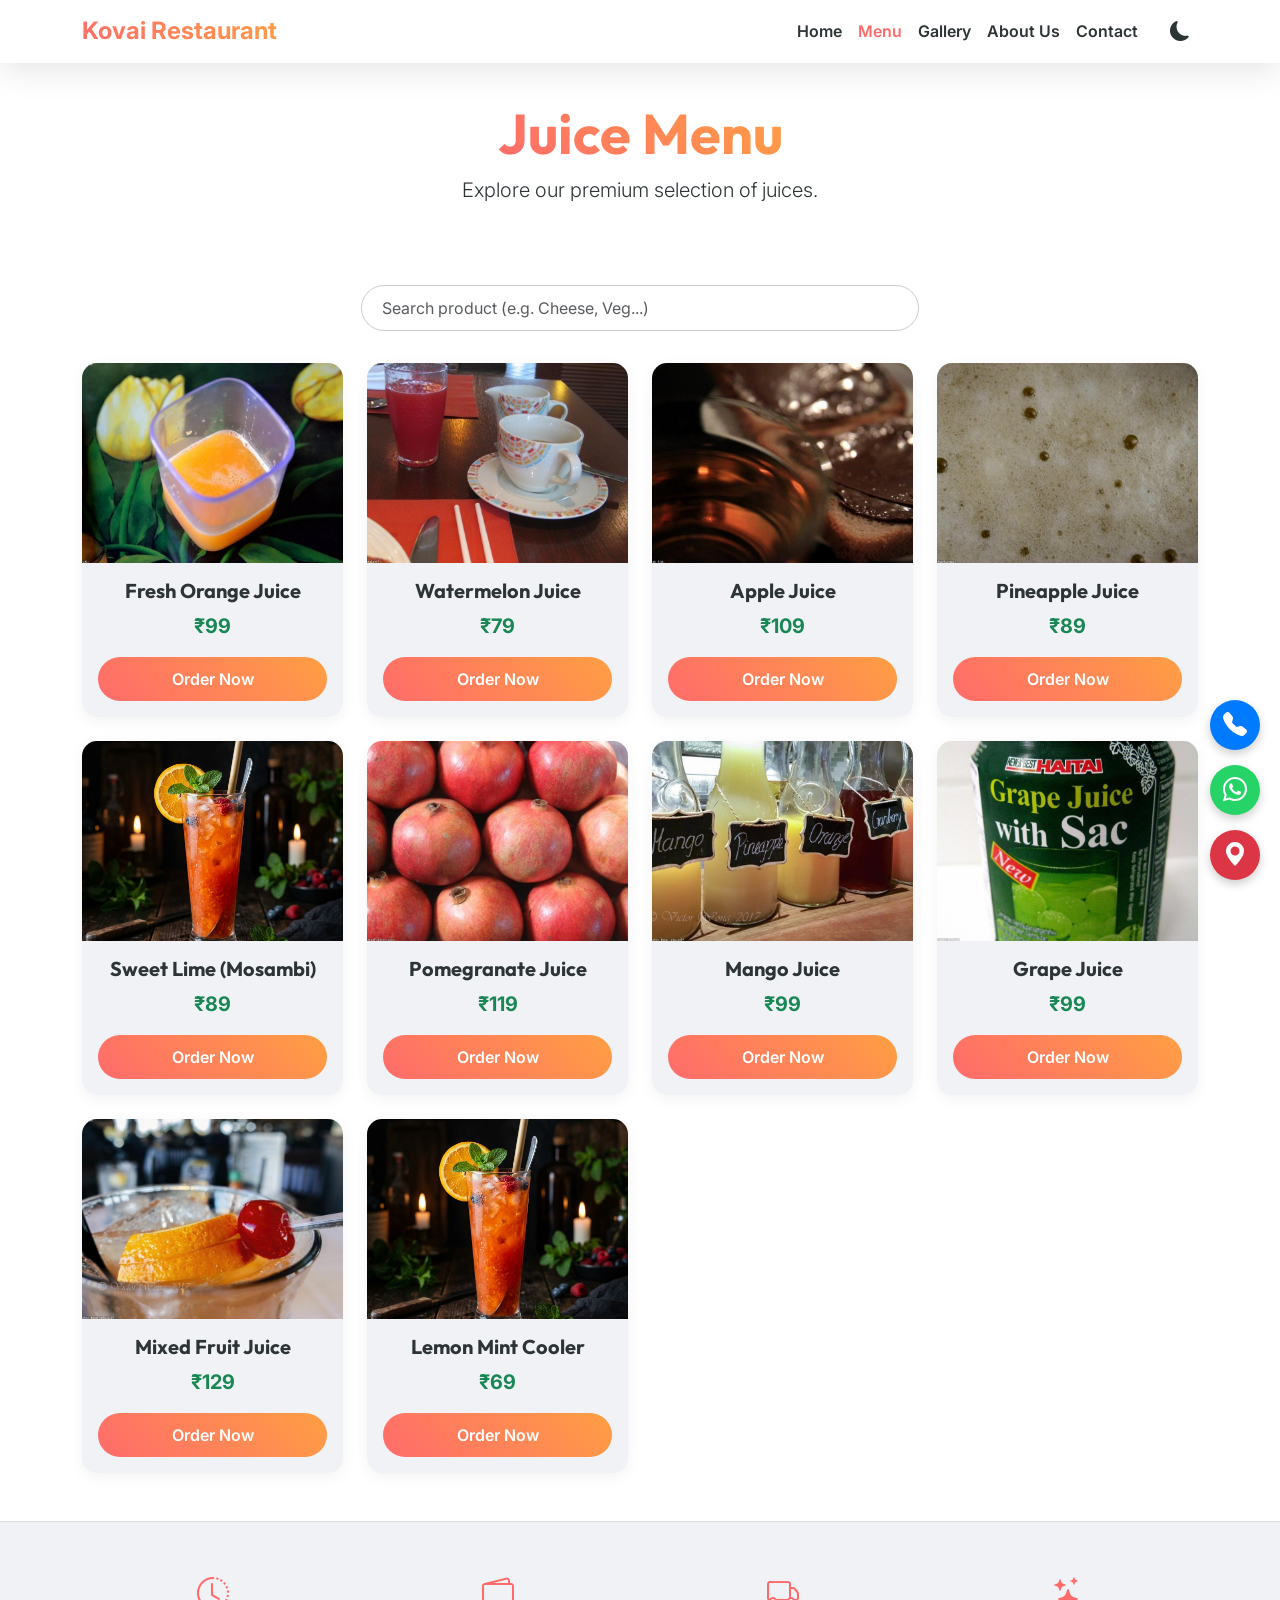
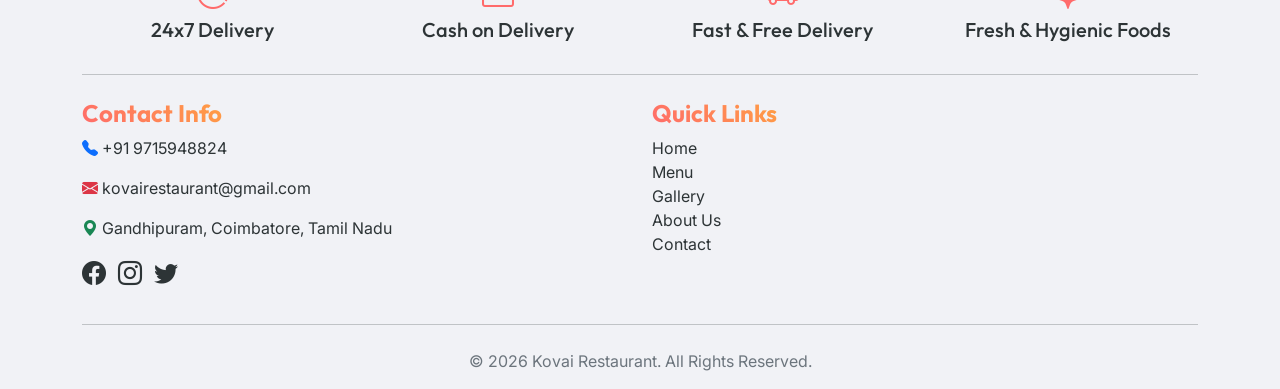
<file: juice.html>
<!DOCTYPE html>

<html lang="en">
<head>
<meta charset="utf-8"/>
<meta content="width=device-width, initial-scale=1.0" name="viewport"/>
<title>Kovai Restaurant | Best Juice in Coimbatore</title>

<meta content="Order the best Juice at Kovai Restaurant in Gandhipuram, Coimbatore. Premium quality food with 24x7 delivery." name="description"/>
<meta content="Best Restaurant in Coimbatore, Best Biryani in Gandhipuram, Family Restaurant in Coimbatore, Food Delivery in Coimbatore, Restaurant Near Me, Kovai Restaurant, Juice" name="keywords"/>
<meta content="Kovai Restaurant" name="author"/>
<meta content="index, follow" name="robots"/>
<link href="https://kovai-restaurant.vercel.app/juice.html" rel="canonical"/>
<!-- Open Graph Tags -->
<meta content="Kovai Restaurant | Best Juice in Coimbatore" property="og:title"/>
<meta content="Order the best Juice at Kovai Restaurant in Gandhipuram, Coimbatore. Premium quality food with 24x7 delivery." property="og:description"/>
<meta content="https://kovai-restaurant.vercel.app/images/chicken_1778911981600.png" property="og:image"/>
<meta content="https://kovai-restaurant.vercel.app/juice.html" property="og:url"/>
<meta content="restaurant.restaurant" property="og:type"/>
<!-- Twitter Card Tags -->
<meta content="summary_large_image" name="twitter:card"/>
<meta content="Kovai Restaurant | Best Juice in Coimbatore" name="twitter:title"/>
<meta content="Order the best Juice at Kovai Restaurant in Gandhipuram, Coimbatore. Premium quality food with 24x7 delivery." name="twitter:description"/>
<meta content="https://kovai-restaurant.vercel.app/images/chicken_1778911981600.png" name="twitter:image"/>
<!-- Preconnect for Performance -->
<link href="https://fonts.googleapis.com" rel="preconnect"/>
<link crossorigin="" href="https://fonts.gstatic.com" rel="preconnect"/>
<!-- Schema Markup -->
<script type="application/ld+json">
    {
      "@context": "https://schema.org",
      "@type": "Restaurant",
      "name": "Kovai Restaurant",
      "image": "https://kovai-restaurant.vercel.app/images/chicken_1778911981600.png",
      "@id": "https://kovai-restaurant.vercel.app",
      "url": "https://kovai-restaurant.vercel.app",
      "telephone": "+91 8754678824",
      "address": {
        "@type": "PostalAddress",
        "streetAddress": "Gandhipuram",
        "addressLocality": "Coimbatore",
        "addressRegion": "Tamil Nadu",
        "postalCode": "641012",
        "addressCountry": "IN"
      },
      "geo": {
        "@type": "GeoCoordinates",
        "latitude": 11.0183,
        "longitude": 76.9725
      },
      "openingHoursSpecification": {
        "@type": "OpeningHoursSpecification",
        "dayOfWeek": [
          "Monday",
          "Tuesday",
          "Wednesday",
          "Thursday",
          "Friday",
          "Saturday",
          "Sunday"
        ],
        "opens": "00:00",
        "closes": "23:59"
      },
      "servesCuisine": ["Indian", "Biryani", "Fast Food"],
      "priceRange": "$$"
    }
    </script>


<link href="https://cdn.jsdelivr.net/npm/bootstrap@5.3.0/dist/css/bootstrap.min.css" rel="stylesheet"/>
<link href="https://cdn.jsdelivr.net/npm/bootstrap-icons@1.10.5/font/bootstrap-icons.css" rel="stylesheet"/>
<link href="https://unpkg.com/aos@2.3.1/dist/aos.css" rel="stylesheet"/>
<link href="css/style.css" rel="stylesheet"/>
</head>
<body>
<div id="loader"><div class="spinner"></div></div>
<nav class="navbar navbar-expand-lg fixed-top">
<div class="container">
<a class="navbar-brand gradient-text" href="index.html">Kovai Restaurant</a>
<button aria-label="Toggle navigation" class="navbar-toggler" data-bs-target="#navbarNav" data-bs-toggle="collapse" type="button">
<span class="navbar-toggler-icon"></span>
</button>
<div class="collapse navbar-collapse justify-content-end" id="navbarNav">
<ul class="navbar-nav align-items-center">
<li class="nav-item"><a class="nav-link" href="index.html">Home</a></li>
<li class="nav-item"><a class="nav-link active" href="index.html#menuSection">Menu</a></li>
<li class="nav-item"><a class="nav-link" href="#">Gallery</a></li>
<li class="nav-item"><a class="nav-link" href="about.html">About Us</a></li>
<li class="nav-item"><a class="nav-link" href="#contactSection">Contact</a></li>
<li class="nav-item ms-lg-3 mt-2 mt-lg-0">
<a aria-label="Toggle Dark Mode" class="nav-link fs-5" href="#" id="darkModeToggle" title="Toggle Dark Mode">
<i class="bi bi-moon-fill"></i>
</a>
</li>
</ul>
</div>
</div>
</nav>
<header class="container" style="margin-top: 100px;">
<div class="text-center mb-5" data-aos="fade-up">
<h1 class="display-4 fw-bold gradient-text">Juice Menu</h1>
<p class="lead">Explore our premium selection of juices.</p>
</div>
</header>
<!-- Search Section -->
<section class="search-filter-section container" data-aos="fade-up">
<div class="row justify-content-center">
<div class="col-md-6 text-center">
<input class="search-box form-control" id="productSearchInput" placeholder="Search product (e.g. Cheese, Veg...)" type="text"/>
</div>
</div>
</section>
<section class="container mb-5">
<div class="row g-4">
<div class="col-sm-6 col-md-4 col-lg-3" data-aos="fade-up">
<div class="menu-card d-flex flex-column">
<div class="card-img-wrapper">
<img alt="Fresh Orange Juice at Kovai Restaurant Coimbatore" decoding="async" loading="lazy" src="images/juice/fresh-orange-juice.jpg"/>
</div>
<div class="p-3 text-center flex-grow-1 d-flex flex-column justify-content-between">
<h5 class="fw-bold">Fresh Orange Juice</h5>
<p class="text-success fw-bold fs-5 mb-3">₹99</p>
<button class="btn-primary-custom mt-auto w-100" onclick="orderOnWhatsApp('Fresh Orange Juice')">Order Now</button>
</div>
</div>
</div>
<div class="col-sm-6 col-md-4 col-lg-3" data-aos="fade-up">
<div class="menu-card d-flex flex-column">
<div class="card-img-wrapper">
<img alt="Watermelon Juice at Kovai Restaurant Coimbatore" decoding="async" loading="lazy" src="images/juice/watermelon-juice.jpg"/>
</div>
<div class="p-3 text-center flex-grow-1 d-flex flex-column justify-content-between">
<h5 class="fw-bold">Watermelon Juice</h5>
<p class="text-success fw-bold fs-5 mb-3">₹79</p>
<button class="btn-primary-custom mt-auto w-100" onclick="orderOnWhatsApp('Watermelon Juice')">Order Now</button>
</div>
</div>
</div>
<div class="col-sm-6 col-md-4 col-lg-3" data-aos="fade-up">
<div class="menu-card d-flex flex-column">
<div class="card-img-wrapper">
<img alt="Apple Juice at Kovai Restaurant Coimbatore" decoding="async" loading="lazy" src="images/juice/apple-juice.jpg"/>
</div>
<div class="p-3 text-center flex-grow-1 d-flex flex-column justify-content-between">
<h5 class="fw-bold">Apple Juice</h5>
<p class="text-success fw-bold fs-5 mb-3">₹109</p>
<button class="btn-primary-custom mt-auto w-100" onclick="orderOnWhatsApp('Apple Juice')">Order Now</button>
</div>
</div>
</div>
<div class="col-sm-6 col-md-4 col-lg-3" data-aos="fade-up">
<div class="menu-card d-flex flex-column">
<div class="card-img-wrapper">
<img alt="Pineapple Juice at Kovai Restaurant Coimbatore" decoding="async" loading="lazy" src="images/juice/pineapple-juice.jpg"/>
</div>
<div class="p-3 text-center flex-grow-1 d-flex flex-column justify-content-between">
<h5 class="fw-bold">Pineapple Juice</h5>
<p class="text-success fw-bold fs-5 mb-3">₹89</p>
<button class="btn-primary-custom mt-auto w-100" onclick="orderOnWhatsApp('Pineapple Juice')">Order Now</button>
</div>
</div>
</div>
<div class="col-sm-6 col-md-4 col-lg-3" data-aos="fade-up">
<div class="menu-card d-flex flex-column">
<div class="card-img-wrapper">
<img alt="Sweet Lime (Mosambi) at Kovai Restaurant Coimbatore" decoding="async" loading="lazy" src="images/juice/default-juice.jpg"/>
</div>
<div class="p-3 text-center flex-grow-1 d-flex flex-column justify-content-between">
<h5 class="fw-bold">Sweet Lime (Mosambi)</h5>
<p class="text-success fw-bold fs-5 mb-3">₹89</p>
<button class="btn-primary-custom mt-auto w-100" onclick="orderOnWhatsApp('Sweet Lime (Mosambi)')">Order Now</button>
</div>
</div>
</div>
<div class="col-sm-6 col-md-4 col-lg-3" data-aos="fade-up">
<div class="menu-card d-flex flex-column">
<div class="card-img-wrapper">
<img alt="Pomegranate Juice at Kovai Restaurant Coimbatore" decoding="async" loading="lazy" src="images/juice/pomegranate-juice.jpg"/>
</div>
<div class="p-3 text-center flex-grow-1 d-flex flex-column justify-content-between">
<h5 class="fw-bold">Pomegranate Juice</h5>
<p class="text-success fw-bold fs-5 mb-3">₹119</p>
<button class="btn-primary-custom mt-auto w-100" onclick="orderOnWhatsApp('Pomegranate Juice')">Order Now</button>
</div>
</div>
</div>
<div class="col-sm-6 col-md-4 col-lg-3" data-aos="fade-up">
<div class="menu-card d-flex flex-column">
<div class="card-img-wrapper">
<img alt="Mango Juice at Kovai Restaurant Coimbatore" decoding="async" loading="lazy" src="images/juice/mango-juice.jpg"/>
</div>
<div class="p-3 text-center flex-grow-1 d-flex flex-column justify-content-between">
<h5 class="fw-bold">Mango Juice</h5>
<p class="text-success fw-bold fs-5 mb-3">₹99</p>
<button class="btn-primary-custom mt-auto w-100" onclick="orderOnWhatsApp('Mango Juice')">Order Now</button>
</div>
</div>
</div>
<div class="col-sm-6 col-md-4 col-lg-3" data-aos="fade-up">
<div class="menu-card d-flex flex-column">
<div class="card-img-wrapper">
<img alt="Grape Juice at Kovai Restaurant Coimbatore" decoding="async" loading="lazy" src="images/juice/grape-juice.jpg"/>
</div>
<div class="p-3 text-center flex-grow-1 d-flex flex-column justify-content-between">
<h5 class="fw-bold">Grape Juice</h5>
<p class="text-success fw-bold fs-5 mb-3">₹99</p>
<button class="btn-primary-custom mt-auto w-100" onclick="orderOnWhatsApp('Grape Juice')">Order Now</button>
</div>
</div>
</div>
<div class="col-sm-6 col-md-4 col-lg-3" data-aos="fade-up">
<div class="menu-card d-flex flex-column">
<div class="card-img-wrapper">
<img alt="Mixed Fruit Juice at Kovai Restaurant Coimbatore" decoding="async" loading="lazy" src="images/juice/mixed-fruit-juice.jpg"/>
</div>
<div class="p-3 text-center flex-grow-1 d-flex flex-column justify-content-between">
<h5 class="fw-bold">Mixed Fruit Juice</h5>
<p class="text-success fw-bold fs-5 mb-3">₹129</p>
<button class="btn-primary-custom mt-auto w-100" onclick="orderOnWhatsApp('Mixed Fruit Juice')">Order Now</button>
</div>
</div>
</div>
<div class="col-sm-6 col-md-4 col-lg-3" data-aos="fade-up">
<div class="menu-card d-flex flex-column">
<div class="card-img-wrapper">
<img alt="Lemon Mint Cooler at Kovai Restaurant Coimbatore" decoding="async" loading="lazy" src="images/juice/default-juice.jpg"/>
</div>
<div class="p-3 text-center flex-grow-1 d-flex flex-column justify-content-between">
<h5 class="fw-bold">Lemon Mint Cooler</h5>
<p class="text-success fw-bold fs-5 mb-3">₹69</p>
<button class="btn-primary-custom mt-auto w-100" onclick="orderOnWhatsApp('Lemon Mint Cooler')">Order Now</button>
</div>
</div>
</div>
</div>
</section>
<footer class="footer text-center" id="contactSection">
<div class="container">
<div class="row g-4 text-start justify-content-center mb-4" data-aos="fade-up">
<div class="col-md-3 text-center">
<i class="bi bi-clock-history footer-icons"></i>
<h5>24x7 Delivery</h5>
</div>
<div class="col-md-3 text-center">
<i class="bi bi-wallet2 footer-icons"></i>
<h5>Cash on Delivery</h5>
</div>
<div class="col-md-3 text-center">
<i class="bi bi-truck footer-icons"></i>
<h5>Fast &amp; Free Delivery</h5>
</div>
<div class="col-md-3 text-center">
<i class="bi bi-stars footer-icons"></i>
<h5>Fresh &amp; Hygienic Foods</h5>
</div>
</div>
<hr/>
<div class="row text-start mt-4">
<div class="col-md-6 mb-3">
<h4 class="gradient-text fw-bold">Contact Info</h4>
<p><i class="bi bi-telephone-fill text-primary"></i> +91 9715948824</p>
<p><i class="bi bi-envelope-fill text-danger"></i> kovairestaurant@gmail.com</p>
<p><i class="bi bi-geo-alt-fill text-success"></i> Gandhipuram, Coimbatore, Tamil Nadu</p>
<div class="mt-3">
<a class="me-2 fs-4" href="#"><i class="bi bi-facebook"></i></a>
<a class="me-2 fs-4" href="#"><i class="bi bi-instagram"></i></a>
<a class="fs-4" href="#"><i class="bi bi-twitter"></i></a>
</div>
</div>
<div class="col-md-6 mb-3">
<h4 class="gradient-text fw-bold">Quick Links</h4>
<ul class="list-unstyled">
<li><a href="index.html">Home</a></li>
<li><a href="index.html#menuSection">Menu</a></li>
<li><a href="#">Gallery</a></li>
<li><a href="about.html">About Us</a></li>
<li><a href="#contactSection">Contact</a></li>
</ul>
</div>
</div>
<hr/>
<div class="mt-4 text-secondary">
                © 2026 Kovai Restaurant. All Rights Reserved.
            </div>
</div>
</footer>
<div class="floating-btns">
<a aria-label="Call Us" class="float-btn btn-call" href="tel:+919715948824" title="Call Us"><i class="bi bi-telephone-fill"></i></a>
<a aria-label="WhatsApp" class="float-btn btn-wa" href="https://wa.me/919715948824" target="_blank" title="WhatsApp"><i class="bi bi-whatsapp"></i></a>
<a aria-label="Location" class="float-btn btn-loc" href="https://maps.google.com/?q=Gandhipuram, Coimbatore, Tamil Nadu" target="_blank" title="Location"><i class="bi bi-geo-alt-fill"></i></a>
</div>
<button aria-label="Scroll to top" id="scrollTopBtn" title="Go to top"><i class="bi bi-arrow-up"></i></button>
<script src="https://cdn.jsdelivr.net/npm/bootstrap@5.3.0/dist/js/bootstrap.bundle.min.js"></script>
<script src="https://unpkg.com/aos@2.3.1/dist/aos.js"></script>
<script>
        AOS.init({ duration: 800, once: true });
    </script>
<script src="js/script.js"></script>
</body>
</html>
</file>
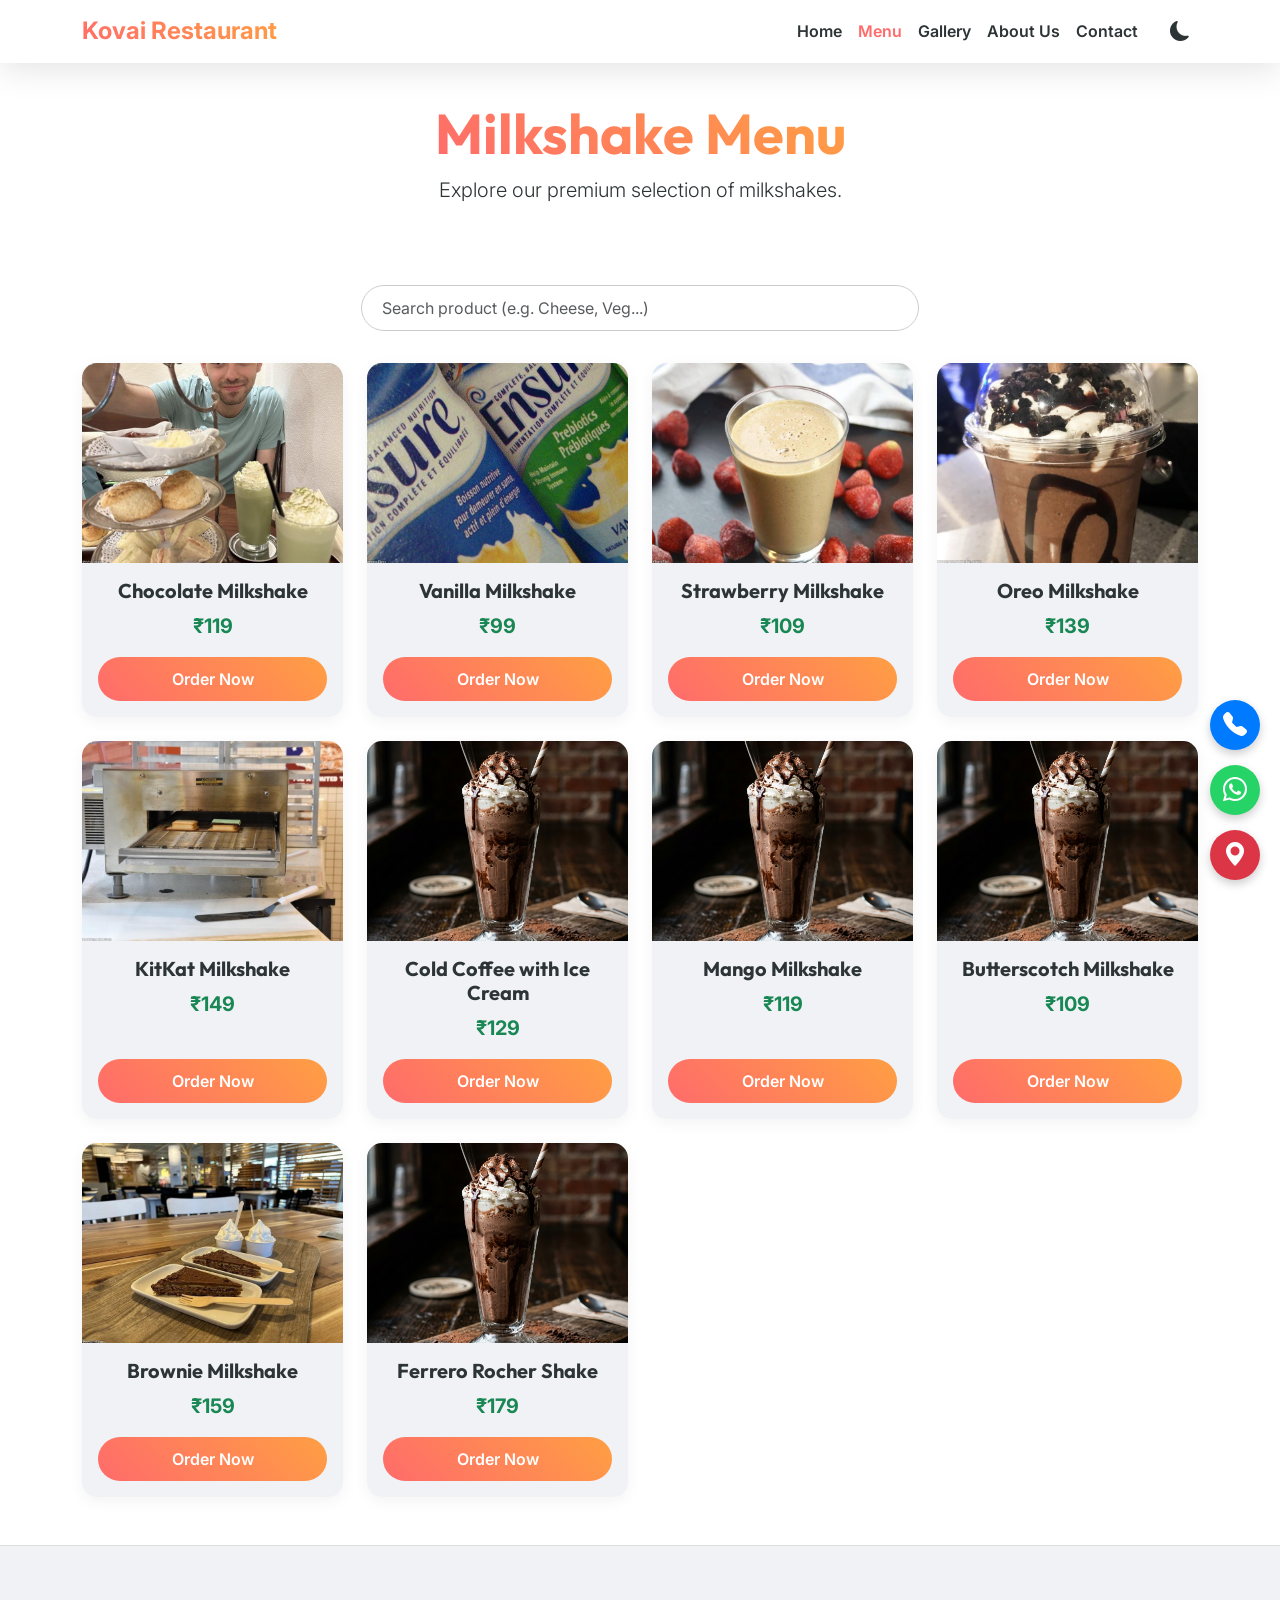
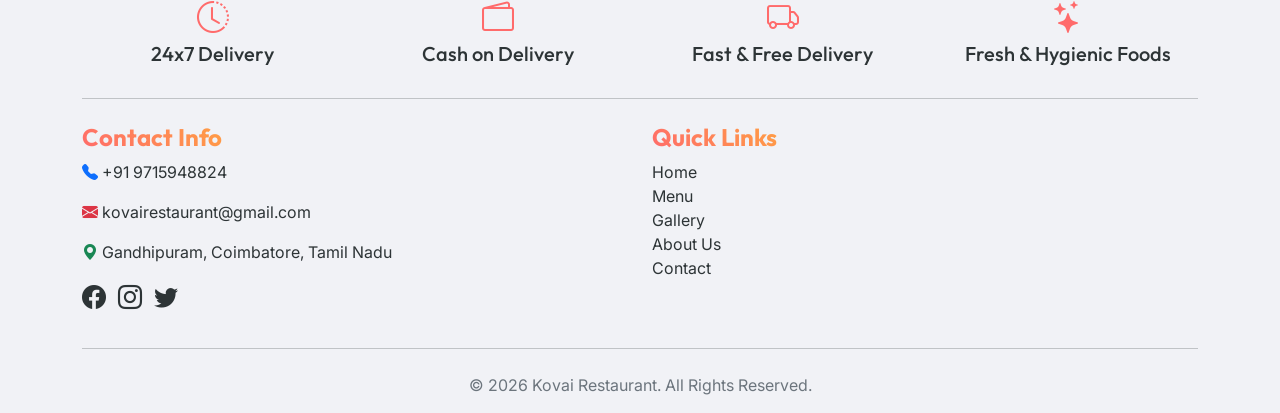
<file: milkshake.html>
<!DOCTYPE html>

<html lang="en">
<head>
<meta charset="utf-8"/>
<meta content="width=device-width, initial-scale=1.0" name="viewport"/>
<title>Kovai Restaurant | Best Milkshake in Coimbatore</title>
<meta content="Order the best Milkshake at Kovai Restaurant in Gandhipuram, Coimbatore. Premium quality food with 24x7 delivery." name="description"/>
<meta content="Best Restaurant in Coimbatore, Best Biryani in Gandhipuram, Family Restaurant in Coimbatore, Food Delivery in Coimbatore, Restaurant Near Me, Kovai Restaurant, Milkshake" name="keywords"/>
<meta content="Kovai Restaurant" name="author"/>
<meta content="index, follow" name="robots"/>
<link href="https://kovai-restaurant.vercel.app/milkshake.html" rel="canonical"/>
<!-- Open Graph Tags -->
<meta content="Kovai Restaurant | Best Milkshake in Coimbatore" property="og:title"/>
<meta content="Order the best Milkshake at Kovai Restaurant in Gandhipuram, Coimbatore. Premium quality food with 24x7 delivery." property="og:description"/>
<meta content="https://kovai-restaurant.vercel.app/images/chicken_1778911981600.png" property="og:image"/>
<meta content="https://kovai-restaurant.vercel.app/milkshake.html" property="og:url"/>
<meta content="restaurant.restaurant" property="og:type"/>
<!-- Twitter Card Tags -->
<meta content="summary_large_image" name="twitter:card"/>
<meta content="Kovai Restaurant | Best Milkshake in Coimbatore" name="twitter:title"/>
<meta content="Order the best Milkshake at Kovai Restaurant in Gandhipuram, Coimbatore. Premium quality food with 24x7 delivery." name="twitter:description"/>
<meta content="https://kovai-restaurant.vercel.app/images/chicken_1778911981600.png" name="twitter:image"/>
<!-- Preconnect for Performance -->
<link href="https://fonts.googleapis.com" rel="preconnect"/>
<link crossorigin="" href="https://fonts.gstatic.com" rel="preconnect"/>
<!-- Schema Markup -->
<script type="application/ld+json">
    {
      "@context": "https://schema.org",
      "@type": "Restaurant",
      "name": "Kovai Restaurant",
      "image": "https://kovai-restaurant.vercel.app/images/chicken_1778911981600.png",
      "@id": "https://kovai-restaurant.vercel.app",
      "url": "https://kovai-restaurant.vercel.app",
      "telephone": "+91 8754678824",
      "address": {
        "@type": "PostalAddress",
        "streetAddress": "Gandhipuram",
        "addressLocality": "Coimbatore",
        "addressRegion": "Tamil Nadu",
        "postalCode": "641012",
        "addressCountry": "IN"
      },
      "geo": {
        "@type": "GeoCoordinates",
        "latitude": 11.0183,
        "longitude": 76.9725
      },
      "openingHoursSpecification": {
        "@type": "OpeningHoursSpecification",
        "dayOfWeek": [
          "Monday",
          "Tuesday",
          "Wednesday",
          "Thursday",
          "Friday",
          "Saturday",
          "Sunday"
        ],
        "opens": "00:00",
        "closes": "23:59"
      },
      "servesCuisine": ["Indian", "Biryani", "Fast Food"],
      "priceRange": "$$"
    }
    </script>


<link href="https://cdn.jsdelivr.net/npm/bootstrap@5.3.0/dist/css/bootstrap.min.css" rel="stylesheet"/>
<link href="https://cdn.jsdelivr.net/npm/bootstrap-icons@1.10.5/font/bootstrap-icons.css" rel="stylesheet"/>
<link href="https://unpkg.com/aos@2.3.1/dist/aos.css" rel="stylesheet"/>
<link href="css/style.css" rel="stylesheet"/>
</head>
<body>
<div id="loader"><div class="spinner"></div></div>
<nav class="navbar navbar-expand-lg fixed-top">
<div class="container">
<a class="navbar-brand gradient-text" href="index.html">Kovai Restaurant</a>
<button aria-label="Toggle navigation" class="navbar-toggler" data-bs-target="#navbarNav" data-bs-toggle="collapse" type="button">
<span class="navbar-toggler-icon"></span>
</button>
<div class="collapse navbar-collapse justify-content-end" id="navbarNav">
<ul class="navbar-nav align-items-center">
<li class="nav-item"><a class="nav-link" href="index.html">Home</a></li>
<li class="nav-item"><a class="nav-link active" href="index.html#menuSection">Menu</a></li>
<li class="nav-item"><a class="nav-link" href="#">Gallery</a></li>
<li class="nav-item"><a class="nav-link" href="about.html">About Us</a></li>
<li class="nav-item"><a class="nav-link" href="#contactSection">Contact</a></li>
<li class="nav-item ms-lg-3 mt-2 mt-lg-0">
<a aria-label="Toggle Dark Mode" class="nav-link fs-5" href="#" id="darkModeToggle" title="Toggle Dark Mode">
<i class="bi bi-moon-fill"></i>
</a>
</li>
</ul>
</div>
</div>
</nav>
<header class="container" style="margin-top: 100px;">
<div class="text-center mb-5" data-aos="fade-up">
<h1 class="display-4 fw-bold gradient-text">Milkshake Menu</h1>
<p class="lead">Explore our premium selection of milkshakes.</p>
</div>
</header>
<!-- Search Section -->
<section class="search-filter-section container" data-aos="fade-up">
<div class="row justify-content-center">
<div class="col-md-6 text-center">
<input class="search-box form-control" id="productSearchInput" placeholder="Search product (e.g. Cheese, Veg...)" type="text"/>
</div>
</div>
</section>
<section class="container mb-5">
<div class="row g-4">
<div class="col-sm-6 col-md-4 col-lg-3" data-aos="fade-up">
<div class="menu-card d-flex flex-column">
<div class="card-img-wrapper">
<img alt="Chocolate Milkshake at Kovai Restaurant Coimbatore" decoding="async" loading="lazy" src="images/milkshake/chocolate-milkshake.jpg"/>
</div>
<div class="p-3 text-center flex-grow-1 d-flex flex-column justify-content-between">
<h5 class="fw-bold">Chocolate Milkshake</h5>
<p class="text-success fw-bold fs-5 mb-3">₹119</p>
<button class="btn-primary-custom mt-auto w-100" onclick="orderOnWhatsApp('Chocolate Milkshake')">Order Now</button>
</div>
</div>
</div>
<div class="col-sm-6 col-md-4 col-lg-3" data-aos="fade-up">
<div class="menu-card d-flex flex-column">
<div class="card-img-wrapper">
<img alt="Vanilla Milkshake at Kovai Restaurant Coimbatore" decoding="async" loading="lazy" src="images/milkshake/vanilla-milkshake.jpg"/>
</div>
<div class="p-3 text-center flex-grow-1 d-flex flex-column justify-content-between">
<h5 class="fw-bold">Vanilla Milkshake</h5>
<p class="text-success fw-bold fs-5 mb-3">₹99</p>
<button class="btn-primary-custom mt-auto w-100" onclick="orderOnWhatsApp('Vanilla Milkshake')">Order Now</button>
</div>
</div>
</div>
<div class="col-sm-6 col-md-4 col-lg-3" data-aos="fade-up">
<div class="menu-card d-flex flex-column">
<div class="card-img-wrapper">
<img alt="Strawberry Milkshake at Kovai Restaurant Coimbatore" decoding="async" loading="lazy" src="images/milkshake/strawberry-milkshake.jpg"/>
</div>
<div class="p-3 text-center flex-grow-1 d-flex flex-column justify-content-between">
<h5 class="fw-bold">Strawberry Milkshake</h5>
<p class="text-success fw-bold fs-5 mb-3">₹109</p>
<button class="btn-primary-custom mt-auto w-100" onclick="orderOnWhatsApp('Strawberry Milkshake')">Order Now</button>
</div>
</div>
</div>
<div class="col-sm-6 col-md-4 col-lg-3" data-aos="fade-up">
<div class="menu-card d-flex flex-column">
<div class="card-img-wrapper">
<img alt="Oreo Milkshake at Kovai Restaurant Coimbatore" decoding="async" loading="lazy" src="images/milkshake/oreo-milkshake.jpg"/>
</div>
<div class="p-3 text-center flex-grow-1 d-flex flex-column justify-content-between">
<h5 class="fw-bold">Oreo Milkshake</h5>
<p class="text-success fw-bold fs-5 mb-3">₹139</p>
<button class="btn-primary-custom mt-auto w-100" onclick="orderOnWhatsApp('Oreo Milkshake')">Order Now</button>
</div>
</div>
</div>
<div class="col-sm-6 col-md-4 col-lg-3" data-aos="fade-up">
<div class="menu-card d-flex flex-column">
<div class="card-img-wrapper">
<img alt="KitKat Milkshake at Kovai Restaurant Coimbatore" decoding="async" loading="lazy" src="images/milkshake/kitkat-milkshake.jpg"/>
</div>
<div class="p-3 text-center flex-grow-1 d-flex flex-column justify-content-between">
<h5 class="fw-bold">KitKat Milkshake</h5>
<p class="text-success fw-bold fs-5 mb-3">₹149</p>
<button class="btn-primary-custom mt-auto w-100" onclick="orderOnWhatsApp('KitKat Milkshake')">Order Now</button>
</div>
</div>
</div>
<div class="col-sm-6 col-md-4 col-lg-3" data-aos="fade-up">
<div class="menu-card d-flex flex-column">
<div class="card-img-wrapper">
<img alt="Cold Coffee with Ice Cream at Kovai Restaurant Coimbatore" decoding="async" loading="lazy" src="images/milkshake/default-milkshake.jpg"/>
</div>
<div class="p-3 text-center flex-grow-1 d-flex flex-column justify-content-between">
<h5 class="fw-bold">Cold Coffee with Ice Cream</h5>
<p class="text-success fw-bold fs-5 mb-3">₹129</p>
<button class="btn-primary-custom mt-auto w-100" onclick="orderOnWhatsApp('Cold Coffee with Ice Cream')">Order Now</button>
</div>
</div>
</div>
<div class="col-sm-6 col-md-4 col-lg-3" data-aos="fade-up">
<div class="menu-card d-flex flex-column">
<div class="card-img-wrapper">
<img alt="Mango Milkshake at Kovai Restaurant Coimbatore" decoding="async" loading="lazy" src="images/milkshake/default-milkshake.jpg"/>
</div>
<div class="p-3 text-center flex-grow-1 d-flex flex-column justify-content-between">
<h5 class="fw-bold">Mango Milkshake</h5>
<p class="text-success fw-bold fs-5 mb-3">₹119</p>
<button class="btn-primary-custom mt-auto w-100" onclick="orderOnWhatsApp('Mango Milkshake')">Order Now</button>
</div>
</div>
</div>
<div class="col-sm-6 col-md-4 col-lg-3" data-aos="fade-up">
<div class="menu-card d-flex flex-column">
<div class="card-img-wrapper">
<img alt="Butterscotch Milkshake at Kovai Restaurant Coimbatore" decoding="async" loading="lazy" src="images/milkshake/default-milkshake.jpg"/>
</div>
<div class="p-3 text-center flex-grow-1 d-flex flex-column justify-content-between">
<h5 class="fw-bold">Butterscotch Milkshake</h5>
<p class="text-success fw-bold fs-5 mb-3">₹109</p>
<button class="btn-primary-custom mt-auto w-100" onclick="orderOnWhatsApp('Butterscotch Milkshake')">Order Now</button>
</div>
</div>
</div>
<div class="col-sm-6 col-md-4 col-lg-3" data-aos="fade-up">
<div class="menu-card d-flex flex-column">
<div class="card-img-wrapper">
<img alt="Brownie Milkshake at Kovai Restaurant Coimbatore" decoding="async" loading="lazy" src="images/milkshake/brownie-milkshake.jpg"/>
</div>
<div class="p-3 text-center flex-grow-1 d-flex flex-column justify-content-between">
<h5 class="fw-bold">Brownie Milkshake</h5>
<p class="text-success fw-bold fs-5 mb-3">₹159</p>
<button class="btn-primary-custom mt-auto w-100" onclick="orderOnWhatsApp('Brownie Milkshake')">Order Now</button>
</div>
</div>
</div>
<div class="col-sm-6 col-md-4 col-lg-3" data-aos="fade-up">
<div class="menu-card d-flex flex-column">
<div class="card-img-wrapper">
<img alt="Ferrero Rocher Shake at Kovai Restaurant Coimbatore" decoding="async" loading="lazy" src="images/milkshake/default-milkshake.jpg"/>
</div>
<div class="p-3 text-center flex-grow-1 d-flex flex-column justify-content-between">
<h5 class="fw-bold">Ferrero Rocher Shake</h5>
<p class="text-success fw-bold fs-5 mb-3">₹179</p>
<button class="btn-primary-custom mt-auto w-100" onclick="orderOnWhatsApp('Ferrero Rocher Shake')">Order Now</button>
</div>
</div>
</div>
</div>
</section>
<footer class="footer text-center" id="contactSection">
<div class="container">
<div class="row g-4 text-start justify-content-center mb-4" data-aos="fade-up">
<div class="col-md-3 text-center">
<i class="bi bi-clock-history footer-icons"></i>
<h5>24x7 Delivery</h5>
</div>
<div class="col-md-3 text-center">
<i class="bi bi-wallet2 footer-icons"></i>
<h5>Cash on Delivery</h5>
</div>
<div class="col-md-3 text-center">
<i class="bi bi-truck footer-icons"></i>
<h5>Fast &amp; Free Delivery</h5>
</div>
<div class="col-md-3 text-center">
<i class="bi bi-stars footer-icons"></i>
<h5>Fresh &amp; Hygienic Foods</h5>
</div>
</div>
<hr/>
<div class="row text-start mt-4">
<div class="col-md-6 mb-3">
<h4 class="gradient-text fw-bold">Contact Info</h4>
<p><i class="bi bi-telephone-fill text-primary"></i> +91 9715948824</p>
<p><i class="bi bi-envelope-fill text-danger"></i> kovairestaurant@gmail.com</p>
<p><i class="bi bi-geo-alt-fill text-success"></i> Gandhipuram, Coimbatore, Tamil Nadu</p>
<div class="mt-3">
<a class="me-2 fs-4" href="#"><i class="bi bi-facebook"></i></a>
<a class="me-2 fs-4" href="#"><i class="bi bi-instagram"></i></a>
<a class="fs-4" href="#"><i class="bi bi-twitter"></i></a>
</div>
</div>
<div class="col-md-6 mb-3">
<h4 class="gradient-text fw-bold">Quick Links</h4>
<ul class="list-unstyled">
<li><a href="index.html">Home</a></li>
<li><a href="index.html#menuSection">Menu</a></li>
<li><a href="#">Gallery</a></li>
<li><a href="about.html">About Us</a></li>
<li><a href="#contactSection">Contact</a></li>
</ul>
</div>
</div>
<hr/>
<div class="mt-4 text-secondary">
                © 2026 Kovai Restaurant. All Rights Reserved.
            </div>
</div>
</footer>
<div class="floating-btns">
<a aria-label="Call Us" class="float-btn btn-call" href="tel:+919715948824" title="Call Us"><i class="bi bi-telephone-fill"></i></a>
<a aria-label="WhatsApp" class="float-btn btn-wa" href="https://wa.me/919715948824" target="_blank" title="WhatsApp"><i class="bi bi-whatsapp"></i></a>
<a aria-label="Location" class="float-btn btn-loc" href="https://maps.google.com/?q=Gandhipuram, Coimbatore, Tamil Nadu" target="_blank" title="Location"><i class="bi bi-geo-alt-fill"></i></a>
</div>
<button aria-label="Scroll to top" id="scrollTopBtn" title="Go to top"><i class="bi bi-arrow-up"></i></button>
<script src="https://cdn.jsdelivr.net/npm/bootstrap@5.3.0/dist/js/bootstrap.bundle.min.js"></script>
<script src="https://unpkg.com/aos@2.3.1/dist/aos.js"></script>
<script>
        AOS.init({ duration: 800, once: true });
    </script>
<script src="js/script.js"></script>
</body>
</html>
</file>
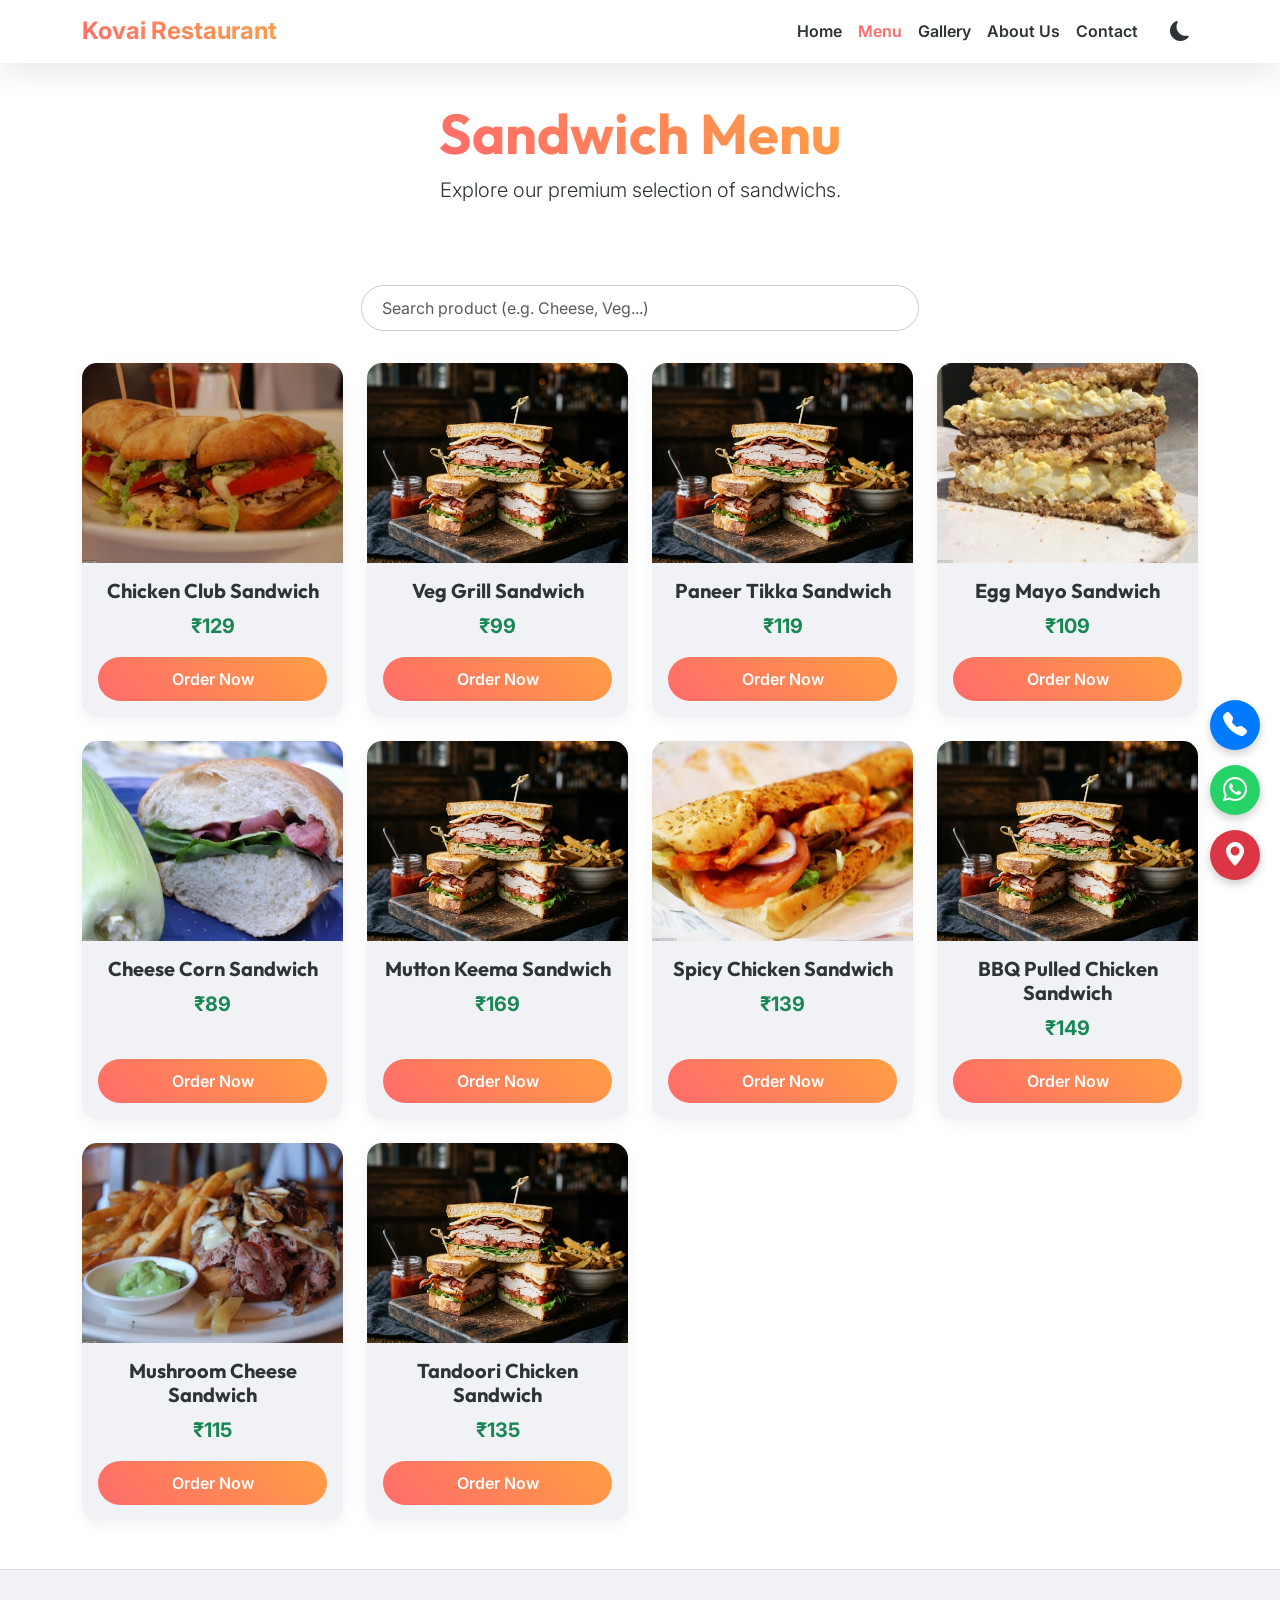
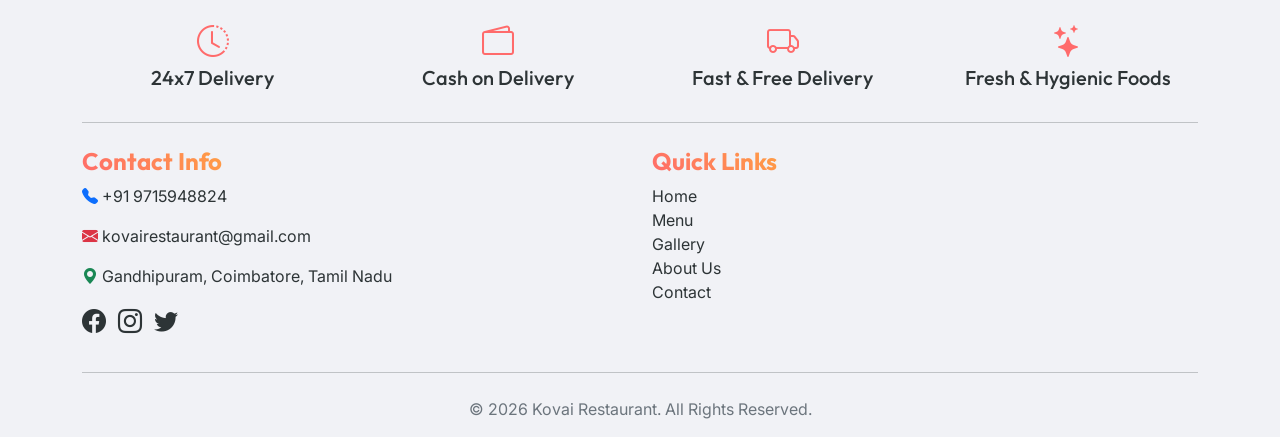
<file: sandwich.html>
<!DOCTYPE html>

<html lang="en">
<head>
<meta charset="utf-8"/>
<meta content="width=device-width, initial-scale=1.0" name="viewport"/>
<title>Kovai Restaurant | Best Sandwich in Coimbatore</title>
<meta content="Order the best Sandwich at Kovai Restaurant in Gandhipuram, Coimbatore. Premium quality food with 24x7 delivery." name="description"/>
<meta content="Best Restaurant in Coimbatore, Best Biryani in Gandhipuram, Family Restaurant in Coimbatore, Food Delivery in Coimbatore, Restaurant Near Me, Kovai Restaurant, Sandwich" name="keywords"/>
<meta content="Kovai Restaurant" name="author"/>
<meta content="index, follow" name="robots"/>
<link href="https://kovai-restaurant.vercel.app/sandwich.html" rel="canonical"/>
<!-- Open Graph Tags -->
<meta content="Kovai Restaurant | Best Sandwich in Coimbatore" property="og:title"/>
<meta content="Order the best Sandwich at Kovai Restaurant in Gandhipuram, Coimbatore. Premium quality food with 24x7 delivery." property="og:description"/>
<meta content="https://kovai-restaurant.vercel.app/images/chicken_1778911981600.png" property="og:image"/>
<meta content="https://kovai-restaurant.vercel.app/sandwich.html" property="og:url"/>
<meta content="restaurant.restaurant" property="og:type"/>
<!-- Twitter Card Tags -->
<meta content="summary_large_image" name="twitter:card"/>
<meta content="Kovai Restaurant | Best Sandwich in Coimbatore" name="twitter:title"/>
<meta content="Order the best Sandwich at Kovai Restaurant in Gandhipuram, Coimbatore. Premium quality food with 24x7 delivery." name="twitter:description"/>
<meta content="https://kovai-restaurant.vercel.app/images/chicken_1778911981600.png" name="twitter:image"/>
<!-- Preconnect for Performance -->
<link href="https://fonts.googleapis.com" rel="preconnect"/>
<link crossorigin="" href="https://fonts.gstatic.com" rel="preconnect"/>
<!-- Schema Markup -->
<script type="application/ld+json">
    {
      "@context": "https://schema.org",
      "@type": "Restaurant",
      "name": "Kovai Restaurant",
      "image": "https://kovai-restaurant.vercel.app/images/chicken_1778911981600.png",
      "@id": "https://kovai-restaurant.vercel.app",
      "url": "https://kovai-restaurant.vercel.app",
      "telephone": "+91 8754678824",
      "address": {
        "@type": "PostalAddress",
        "streetAddress": "Gandhipuram",
        "addressLocality": "Coimbatore",
        "addressRegion": "Tamil Nadu",
        "postalCode": "641012",
        "addressCountry": "IN"
      },
      "geo": {
        "@type": "GeoCoordinates",
        "latitude": 11.0183,
        "longitude": 76.9725
      },
      "openingHoursSpecification": {
        "@type": "OpeningHoursSpecification",
        "dayOfWeek": [
          "Monday",
          "Tuesday",
          "Wednesday",
          "Thursday",
          "Friday",
          "Saturday",
          "Sunday"
        ],
        "opens": "00:00",
        "closes": "23:59"
      },
      "servesCuisine": ["Indian", "Biryani", "Fast Food"],
      "priceRange": "$$"
    }
    </script>


<link href="https://cdn.jsdelivr.net/npm/bootstrap@5.3.0/dist/css/bootstrap.min.css" rel="stylesheet"/>
<link href="https://cdn.jsdelivr.net/npm/bootstrap-icons@1.10.5/font/bootstrap-icons.css" rel="stylesheet"/>
<link href="https://unpkg.com/aos@2.3.1/dist/aos.css" rel="stylesheet"/>
<link href="css/style.css" rel="stylesheet"/>
</head>
<body>
<div id="loader"><div class="spinner"></div></div>
<nav class="navbar navbar-expand-lg fixed-top">
<div class="container">
<a class="navbar-brand gradient-text" href="index.html">Kovai Restaurant</a>
<button aria-label="Toggle navigation" class="navbar-toggler" data-bs-target="#navbarNav" data-bs-toggle="collapse" type="button">
<span class="navbar-toggler-icon"></span>
</button>
<div class="collapse navbar-collapse justify-content-end" id="navbarNav">
<ul class="navbar-nav align-items-center">
<li class="nav-item"><a class="nav-link" href="index.html">Home</a></li>
<li class="nav-item"><a class="nav-link active" href="index.html#menuSection">Menu</a></li>
<li class="nav-item"><a class="nav-link" href="#">Gallery</a></li>
<li class="nav-item"><a class="nav-link" href="about.html">About Us</a></li>
<li class="nav-item"><a class="nav-link" href="#contactSection">Contact</a></li>
<li class="nav-item ms-lg-3 mt-2 mt-lg-0">
<a aria-label="Toggle Dark Mode" class="nav-link fs-5" href="#" id="darkModeToggle" title="Toggle Dark Mode">
<i class="bi bi-moon-fill"></i>
</a>
</li>
</ul>
</div>
</div>
</nav>
<header class="container" style="margin-top: 100px;">
<div class="text-center mb-5" data-aos="fade-up">
<h1 class="display-4 fw-bold gradient-text">Sandwich Menu</h1>
<p class="lead">Explore our premium selection of sandwichs.</p>
</div>
</header>
<!-- Search Section -->
<section class="search-filter-section container" data-aos="fade-up">
<div class="row justify-content-center">
<div class="col-md-6 text-center">
<input class="search-box form-control" id="productSearchInput" placeholder="Search product (e.g. Cheese, Veg...)" type="text"/>
</div>
</div>
</section>
<section class="container mb-5">
<div class="row g-4">
<div class="col-sm-6 col-md-4 col-lg-3" data-aos="fade-up">
<div class="menu-card d-flex flex-column">
<div class="card-img-wrapper">
<img alt="Chicken Club Sandwich at Kovai Restaurant Coimbatore" decoding="async" loading="lazy" src="images/sandwich/chicken-club-sandwich.jpg"/>
</div>
<div class="p-3 text-center flex-grow-1 d-flex flex-column justify-content-between">
<h5 class="fw-bold">Chicken Club Sandwich</h5>
<p class="text-success fw-bold fs-5 mb-3">₹129</p>
<button class="btn-primary-custom mt-auto w-100" onclick="orderOnWhatsApp('Chicken Club Sandwich')">Order Now</button>
</div>
</div>
</div>
<div class="col-sm-6 col-md-4 col-lg-3" data-aos="fade-up">
<div class="menu-card d-flex flex-column">
<div class="card-img-wrapper">
<img alt="Veg Grill Sandwich at Kovai Restaurant Coimbatore" decoding="async" loading="lazy" src="images/sandwich/default-sandwich.jpg"/>
</div>
<div class="p-3 text-center flex-grow-1 d-flex flex-column justify-content-between">
<h5 class="fw-bold">Veg Grill Sandwich</h5>
<p class="text-success fw-bold fs-5 mb-3">₹99</p>
<button class="btn-primary-custom mt-auto w-100" onclick="orderOnWhatsApp('Veg Grill Sandwich')">Order Now</button>
</div>
</div>
</div>
<div class="col-sm-6 col-md-4 col-lg-3" data-aos="fade-up">
<div class="menu-card d-flex flex-column">
<div class="card-img-wrapper">
<img alt="Paneer Tikka Sandwich at Kovai Restaurant Coimbatore" decoding="async" loading="lazy" src="images/sandwich/default-sandwich.jpg"/>
</div>
<div class="p-3 text-center flex-grow-1 d-flex flex-column justify-content-between">
<h5 class="fw-bold">Paneer Tikka Sandwich</h5>
<p class="text-success fw-bold fs-5 mb-3">₹119</p>
<button class="btn-primary-custom mt-auto w-100" onclick="orderOnWhatsApp('Paneer Tikka Sandwich')">Order Now</button>
</div>
</div>
</div>
<div class="col-sm-6 col-md-4 col-lg-3" data-aos="fade-up">
<div class="menu-card d-flex flex-column">
<div class="card-img-wrapper">
<img alt="Egg Mayo Sandwich at Kovai Restaurant Coimbatore" decoding="async" loading="lazy" src="images/sandwich/egg-mayo-sandwich.jpg"/>
</div>
<div class="p-3 text-center flex-grow-1 d-flex flex-column justify-content-between">
<h5 class="fw-bold">Egg Mayo Sandwich</h5>
<p class="text-success fw-bold fs-5 mb-3">₹109</p>
<button class="btn-primary-custom mt-auto w-100" onclick="orderOnWhatsApp('Egg Mayo Sandwich')">Order Now</button>
</div>
</div>
</div>
<div class="col-sm-6 col-md-4 col-lg-3" data-aos="fade-up">
<div class="menu-card d-flex flex-column">
<div class="card-img-wrapper">
<img alt="Cheese Corn Sandwich at Kovai Restaurant Coimbatore" decoding="async" loading="lazy" src="images/sandwich/cheese-corn-sandwich.jpg"/>
</div>
<div class="p-3 text-center flex-grow-1 d-flex flex-column justify-content-between">
<h5 class="fw-bold">Cheese Corn Sandwich</h5>
<p class="text-success fw-bold fs-5 mb-3">₹89</p>
<button class="btn-primary-custom mt-auto w-100" onclick="orderOnWhatsApp('Cheese Corn Sandwich')">Order Now</button>
</div>
</div>
</div>
<div class="col-sm-6 col-md-4 col-lg-3" data-aos="fade-up">
<div class="menu-card d-flex flex-column">
<div class="card-img-wrapper">
<img alt="Mutton Keema Sandwich at Kovai Restaurant Coimbatore" decoding="async" loading="lazy" src="images/sandwich/default-sandwich.jpg"/>
</div>
<div class="p-3 text-center flex-grow-1 d-flex flex-column justify-content-between">
<h5 class="fw-bold">Mutton Keema Sandwich</h5>
<p class="text-success fw-bold fs-5 mb-3">₹169</p>
<button class="btn-primary-custom mt-auto w-100" onclick="orderOnWhatsApp('Mutton Keema Sandwich')">Order Now</button>
</div>
</div>
</div>
<div class="col-sm-6 col-md-4 col-lg-3" data-aos="fade-up">
<div class="menu-card d-flex flex-column">
<div class="card-img-wrapper">
<img alt="Spicy Chicken Sandwich at Kovai Restaurant Coimbatore" decoding="async" loading="lazy" src="images/sandwich/spicy-chicken-sandwich.jpg"/>
</div>
<div class="p-3 text-center flex-grow-1 d-flex flex-column justify-content-between">
<h5 class="fw-bold">Spicy Chicken Sandwich</h5>
<p class="text-success fw-bold fs-5 mb-3">₹139</p>
<button class="btn-primary-custom mt-auto w-100" onclick="orderOnWhatsApp('Spicy Chicken Sandwich')">Order Now</button>
</div>
</div>
</div>
<div class="col-sm-6 col-md-4 col-lg-3" data-aos="fade-up">
<div class="menu-card d-flex flex-column">
<div class="card-img-wrapper">
<img alt="BBQ Pulled Chicken Sandwich at Kovai Restaurant Coimbatore" decoding="async" loading="lazy" src="images/sandwich/default-sandwich.jpg"/>
</div>
<div class="p-3 text-center flex-grow-1 d-flex flex-column justify-content-between">
<h5 class="fw-bold">BBQ Pulled Chicken Sandwich</h5>
<p class="text-success fw-bold fs-5 mb-3">₹149</p>
<button class="btn-primary-custom mt-auto w-100" onclick="orderOnWhatsApp('BBQ Pulled Chicken Sandwich')">Order Now</button>
</div>
</div>
</div>
<div class="col-sm-6 col-md-4 col-lg-3" data-aos="fade-up">
<div class="menu-card d-flex flex-column">
<div class="card-img-wrapper">
<img alt="Mushroom Cheese Sandwich at Kovai Restaurant Coimbatore" decoding="async" loading="lazy" src="images/sandwich/mushroom-cheese-sandwich.jpg"/>
</div>
<div class="p-3 text-center flex-grow-1 d-flex flex-column justify-content-between">
<h5 class="fw-bold">Mushroom Cheese Sandwich</h5>
<p class="text-success fw-bold fs-5 mb-3">₹115</p>
<button class="btn-primary-custom mt-auto w-100" onclick="orderOnWhatsApp('Mushroom Cheese Sandwich')">Order Now</button>
</div>
</div>
</div>
<div class="col-sm-6 col-md-4 col-lg-3" data-aos="fade-up">
<div class="menu-card d-flex flex-column">
<div class="card-img-wrapper">
<img alt="Tandoori Chicken Sandwich at Kovai Restaurant Coimbatore" decoding="async" loading="lazy" src="images/sandwich/default-sandwich.jpg"/>
</div>
<div class="p-3 text-center flex-grow-1 d-flex flex-column justify-content-between">
<h5 class="fw-bold">Tandoori Chicken Sandwich</h5>
<p class="text-success fw-bold fs-5 mb-3">₹135</p>
<button class="btn-primary-custom mt-auto w-100" onclick="orderOnWhatsApp('Tandoori Chicken Sandwich')">Order Now</button>
</div>
</div>
</div>
</div>
</section>
<footer class="footer text-center" id="contactSection">
<div class="container">
<div class="row g-4 text-start justify-content-center mb-4" data-aos="fade-up">
<div class="col-md-3 text-center">
<i class="bi bi-clock-history footer-icons"></i>
<h5>24x7 Delivery</h5>
</div>
<div class="col-md-3 text-center">
<i class="bi bi-wallet2 footer-icons"></i>
<h5>Cash on Delivery</h5>
</div>
<div class="col-md-3 text-center">
<i class="bi bi-truck footer-icons"></i>
<h5>Fast &amp; Free Delivery</h5>
</div>
<div class="col-md-3 text-center">
<i class="bi bi-stars footer-icons"></i>
<h5>Fresh &amp; Hygienic Foods</h5>
</div>
</div>
<hr/>
<div class="row text-start mt-4">
<div class="col-md-6 mb-3">
<h4 class="gradient-text fw-bold">Contact Info</h4>
<p><i class="bi bi-telephone-fill text-primary"></i> +91 9715948824</p>
<p><i class="bi bi-envelope-fill text-danger"></i> kovairestaurant@gmail.com</p>
<p><i class="bi bi-geo-alt-fill text-success"></i> Gandhipuram, Coimbatore, Tamil Nadu</p>
<div class="mt-3">
<a class="me-2 fs-4" href="#"><i class="bi bi-facebook"></i></a>
<a class="me-2 fs-4" href="#"><i class="bi bi-instagram"></i></a>
<a class="fs-4" href="#"><i class="bi bi-twitter"></i></a>
</div>
</div>
<div class="col-md-6 mb-3">
<h4 class="gradient-text fw-bold">Quick Links</h4>
<ul class="list-unstyled">
<li><a href="index.html">Home</a></li>
<li><a href="index.html#menuSection">Menu</a></li>
<li><a href="#">Gallery</a></li>
<li><a href="about.html">About Us</a></li>
<li><a href="#contactSection">Contact</a></li>
</ul>
</div>
</div>
<hr/>
<div class="mt-4 text-secondary">
                © 2026 Kovai Restaurant. All Rights Reserved.
            </div>
</div>
</footer>
<div class="floating-btns">
<a aria-label="Call Us" class="float-btn btn-call" href="tel:+919715948824" title="Call Us"><i class="bi bi-telephone-fill"></i></a>
<a aria-label="WhatsApp" class="float-btn btn-wa" href="https://wa.me/919715948824" target="_blank" title="WhatsApp"><i class="bi bi-whatsapp"></i></a>
<a aria-label="Location" class="float-btn btn-loc" href="https://maps.google.com/?q=Gandhipuram, Coimbatore, Tamil Nadu" target="_blank" title="Location"><i class="bi bi-geo-alt-fill"></i></a>
</div>
<button aria-label="Scroll to top" id="scrollTopBtn" title="Go to top"><i class="bi bi-arrow-up"></i></button>
<script src="https://cdn.jsdelivr.net/npm/bootstrap@5.3.0/dist/js/bootstrap.bundle.min.js"></script>
<script src="https://unpkg.com/aos@2.3.1/dist/aos.js"></script>
<script>
        AOS.init({ duration: 800, once: true });
    </script>
<script src="js/script.js"></script>
</body>
</html>
</file>
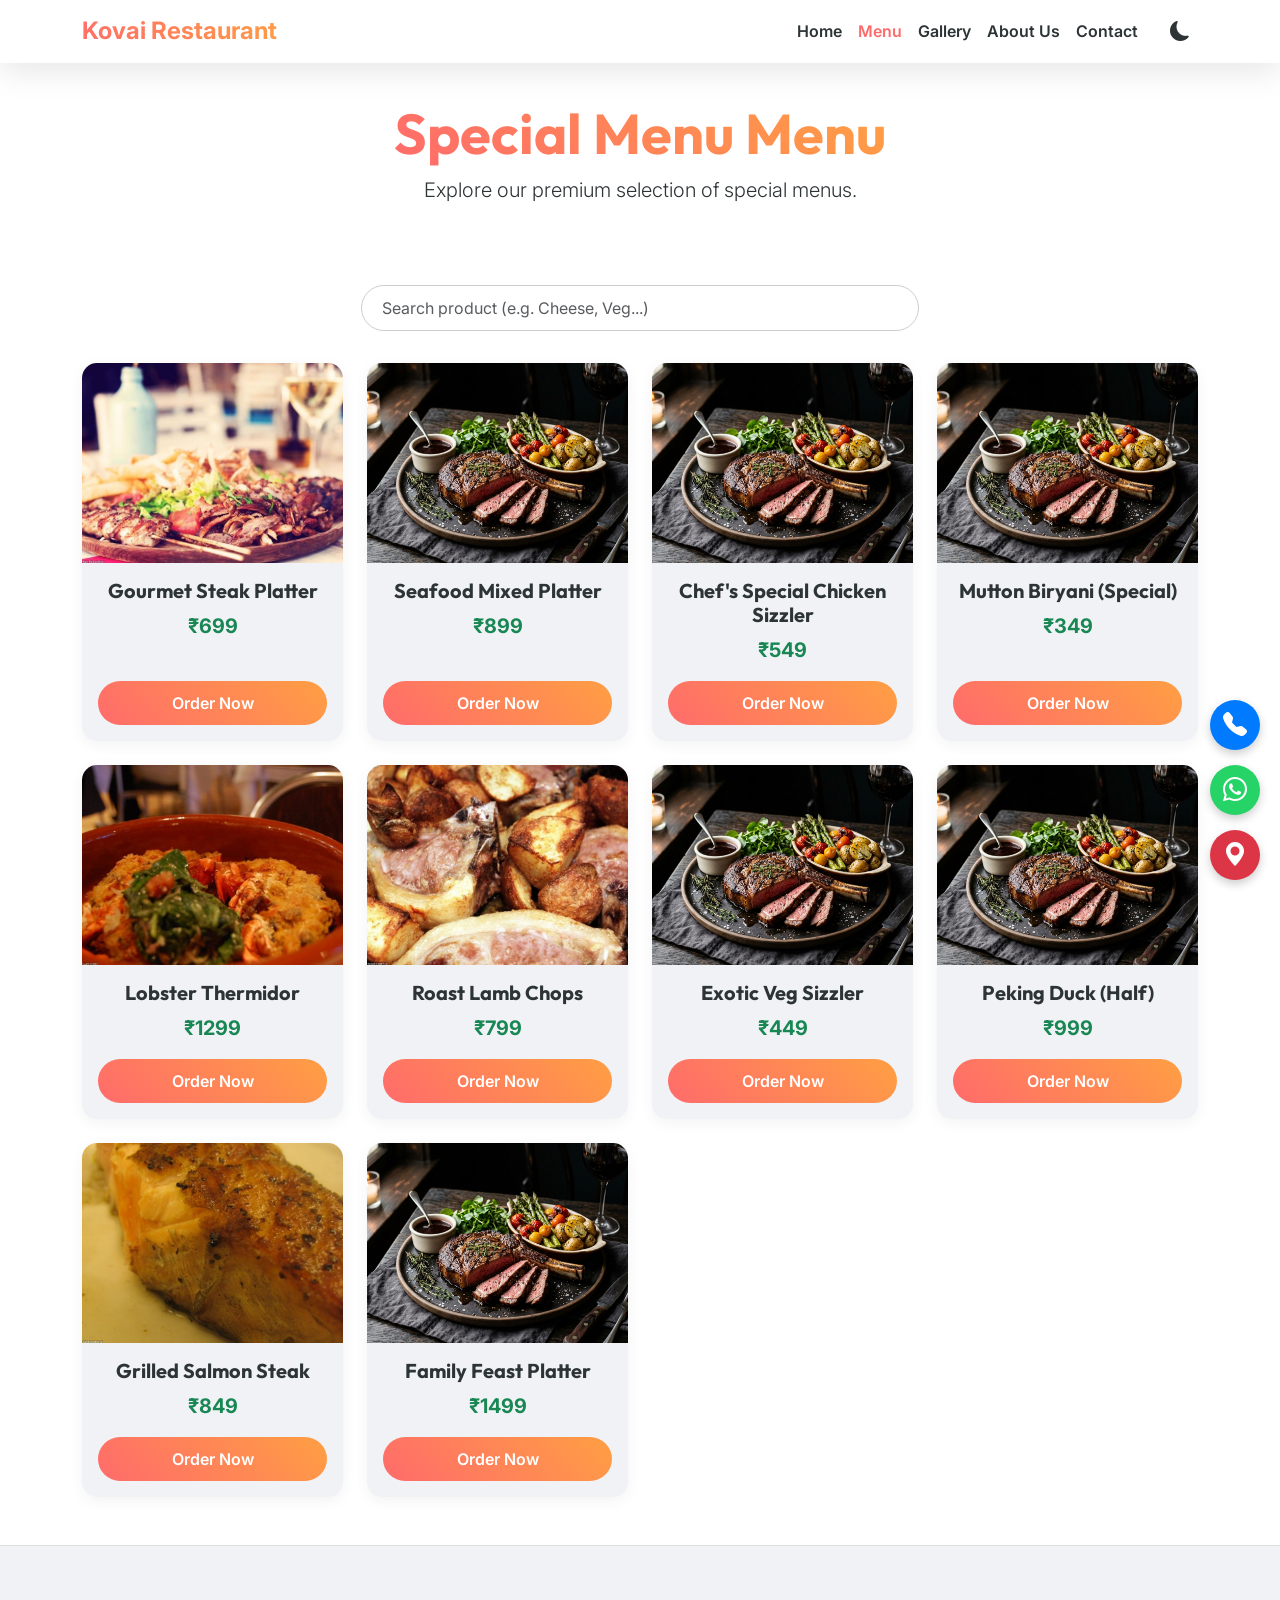
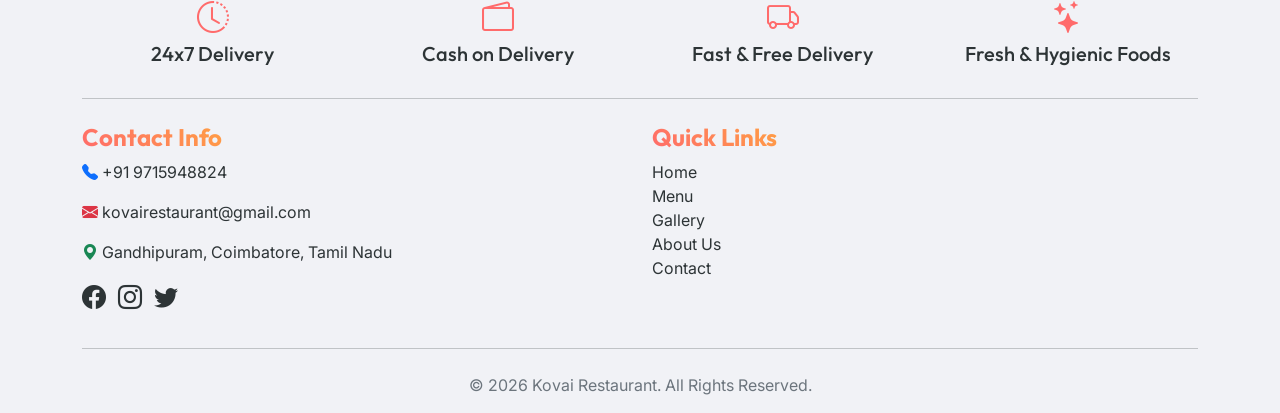
<file: special-menu.html>
<!DOCTYPE html>

<html lang="en">
<head>
<meta charset="utf-8"/>
<meta content="width=device-width, initial-scale=1.0" name="viewport"/>
<title>Kovai Restaurant | Best Special Menu in Coimbatore</title>
<meta content="Order the best Special Menu at Kovai Restaurant in Gandhipuram, Coimbatore. Premium quality food with 24x7 delivery." name="description"/>
<meta content="Best Restaurant in Coimbatore, Best Biryani in Gandhipuram, Family Restaurant in Coimbatore, Food Delivery in Coimbatore, Restaurant Near Me, Kovai Restaurant, Special Menu" name="keywords"/>
<meta content="Kovai Restaurant" name="author"/>
<meta content="index, follow" name="robots"/>
<link href="https://kovai-restaurant.vercel.app/special-menu.html" rel="canonical"/>
<!-- Open Graph Tags -->
<meta content="Kovai Restaurant | Best Special Menu in Coimbatore" property="og:title"/>
<meta content="Order the best Special Menu at Kovai Restaurant in Gandhipuram, Coimbatore. Premium quality food with 24x7 delivery." property="og:description"/>
<meta content="https://kovai-restaurant.vercel.app/images/chicken_1778911981600.png" property="og:image"/>
<meta content="https://kovai-restaurant.vercel.app/special-menu.html" property="og:url"/>
<meta content="restaurant.restaurant" property="og:type"/>
<!-- Twitter Card Tags -->
<meta content="summary_large_image" name="twitter:card"/>
<meta content="Kovai Restaurant | Best Special Menu in Coimbatore" name="twitter:title"/>
<meta content="Order the best Special Menu at Kovai Restaurant in Gandhipuram, Coimbatore. Premium quality food with 24x7 delivery." name="twitter:description"/>
<meta content="https://kovai-restaurant.vercel.app/images/chicken_1778911981600.png" name="twitter:image"/>
<!-- Preconnect for Performance -->
<link href="https://fonts.googleapis.com" rel="preconnect"/>
<link crossorigin="" href="https://fonts.gstatic.com" rel="preconnect"/>
<!-- Schema Markup -->
<script type="application/ld+json">
    {
      "@context": "https://schema.org",
      "@type": "Restaurant",
      "name": "Kovai Restaurant",
      "image": "https://kovai-restaurant.vercel.app/images/chicken_1778911981600.png",
      "@id": "https://kovai-restaurant.vercel.app",
      "url": "https://kovai-restaurant.vercel.app",
      "telephone": "+91 8754678824",
      "address": {
        "@type": "PostalAddress",
        "streetAddress": "Gandhipuram",
        "addressLocality": "Coimbatore",
        "addressRegion": "Tamil Nadu",
        "postalCode": "641012",
        "addressCountry": "IN"
      },
      "geo": {
        "@type": "GeoCoordinates",
        "latitude": 11.0183,
        "longitude": 76.9725
      },
      "openingHoursSpecification": {
        "@type": "OpeningHoursSpecification",
        "dayOfWeek": [
          "Monday",
          "Tuesday",
          "Wednesday",
          "Thursday",
          "Friday",
          "Saturday",
          "Sunday"
        ],
        "opens": "00:00",
        "closes": "23:59"
      },
      "servesCuisine": ["Indian", "Biryani", "Fast Food"],
      "priceRange": "$$"
    }
    </script>


<link href="https://cdn.jsdelivr.net/npm/bootstrap@5.3.0/dist/css/bootstrap.min.css" rel="stylesheet"/>
<link href="https://cdn.jsdelivr.net/npm/bootstrap-icons@1.10.5/font/bootstrap-icons.css" rel="stylesheet"/>
<link href="https://unpkg.com/aos@2.3.1/dist/aos.css" rel="stylesheet"/>
<link href="css/style.css" rel="stylesheet"/>
</head>
<body>
<div id="loader"><div class="spinner"></div></div>
<nav class="navbar navbar-expand-lg fixed-top">
<div class="container">
<a class="navbar-brand gradient-text" href="index.html">Kovai Restaurant</a>
<button aria-label="Toggle navigation" class="navbar-toggler" data-bs-target="#navbarNav" data-bs-toggle="collapse" type="button">
<span class="navbar-toggler-icon"></span>
</button>
<div class="collapse navbar-collapse justify-content-end" id="navbarNav">
<ul class="navbar-nav align-items-center">
<li class="nav-item"><a class="nav-link" href="index.html">Home</a></li>
<li class="nav-item"><a class="nav-link active" href="index.html#menuSection">Menu</a></li>
<li class="nav-item"><a class="nav-link" href="#">Gallery</a></li>
<li class="nav-item"><a class="nav-link" href="about.html">About Us</a></li>
<li class="nav-item"><a class="nav-link" href="#contactSection">Contact</a></li>
<li class="nav-item ms-lg-3 mt-2 mt-lg-0">
<a aria-label="Toggle Dark Mode" class="nav-link fs-5" href="#" id="darkModeToggle" title="Toggle Dark Mode">
<i class="bi bi-moon-fill"></i>
</a>
</li>
</ul>
</div>
</div>
</nav>
<header class="container" style="margin-top: 100px;">
<div class="text-center mb-5" data-aos="fade-up">
<h1 class="display-4 fw-bold gradient-text">Special Menu Menu</h1>
<p class="lead">Explore our premium selection of special menus.</p>
</div>
</header>
<!-- Search Section -->
<section class="search-filter-section container" data-aos="fade-up">
<div class="row justify-content-center">
<div class="col-md-6 text-center">
<input class="search-box form-control" id="productSearchInput" placeholder="Search product (e.g. Cheese, Veg...)" type="text"/>
</div>
</div>
</section>
<section class="container mb-5">
<div class="row g-4">
<div class="col-sm-6 col-md-4 col-lg-3" data-aos="fade-up">
<div class="menu-card d-flex flex-column">
<div class="card-img-wrapper">
<img alt="Gourmet Steak Platter at Kovai Restaurant Coimbatore" decoding="async" loading="lazy" src="images/special-menu/gourmet-steak-platter.jpg"/>
</div>
<div class="p-3 text-center flex-grow-1 d-flex flex-column justify-content-between">
<h5 class="fw-bold">Gourmet Steak Platter</h5>
<p class="text-success fw-bold fs-5 mb-3">₹699</p>
<button class="btn-primary-custom mt-auto w-100" onclick="orderOnWhatsApp('Gourmet Steak Platter')">Order Now</button>
</div>
</div>
</div>
<div class="col-sm-6 col-md-4 col-lg-3" data-aos="fade-up">
<div class="menu-card d-flex flex-column">
<div class="card-img-wrapper">
<img alt="Seafood Mixed Platter at Kovai Restaurant Coimbatore" decoding="async" loading="lazy" src="images/special-menu/default-special-menu.jpg"/>
</div>
<div class="p-3 text-center flex-grow-1 d-flex flex-column justify-content-between">
<h5 class="fw-bold">Seafood Mixed Platter</h5>
<p class="text-success fw-bold fs-5 mb-3">₹899</p>
<button class="btn-primary-custom mt-auto w-100" onclick="orderOnWhatsApp('Seafood Mixed Platter')">Order Now</button>
</div>
</div>
</div>
<div class="col-sm-6 col-md-4 col-lg-3" data-aos="fade-up">
<div class="menu-card d-flex flex-column">
<div class="card-img-wrapper">
<img alt="Chef's Special Chicken Sizzler at Kovai Restaurant Coimbatore" decoding="async" loading="lazy" src="images/special-menu/default-special-menu.jpg"/>
</div>
<div class="p-3 text-center flex-grow-1 d-flex flex-column justify-content-between">
<h5 class="fw-bold">Chef's Special Chicken Sizzler</h5>
<p class="text-success fw-bold fs-5 mb-3">₹549</p>
<button class="btn-primary-custom mt-auto w-100" onclick="orderOnWhatsApp('Chef\'s Special Chicken Sizzler')">Order Now</button>
</div>
</div>
</div>
<div class="col-sm-6 col-md-4 col-lg-3" data-aos="fade-up">
<div class="menu-card d-flex flex-column">
<div class="card-img-wrapper">
<img alt="Mutton Biryani (Special) at Kovai Restaurant Coimbatore" decoding="async" loading="lazy" src="images/special-menu/default-special-menu.jpg"/>
</div>
<div class="p-3 text-center flex-grow-1 d-flex flex-column justify-content-between">
<h5 class="fw-bold">Mutton Biryani (Special)</h5>
<p class="text-success fw-bold fs-5 mb-3">₹349</p>
<button class="btn-primary-custom mt-auto w-100" onclick="orderOnWhatsApp('Mutton Biryani (Special)')">Order Now</button>
</div>
</div>
</div>
<div class="col-sm-6 col-md-4 col-lg-3" data-aos="fade-up">
<div class="menu-card d-flex flex-column">
<div class="card-img-wrapper">
<img alt="Lobster Thermidor at Kovai Restaurant Coimbatore" decoding="async" loading="lazy" src="images/special-menu/lobster-thermidor.jpg"/>
</div>
<div class="p-3 text-center flex-grow-1 d-flex flex-column justify-content-between">
<h5 class="fw-bold">Lobster Thermidor</h5>
<p class="text-success fw-bold fs-5 mb-3">₹1299</p>
<button class="btn-primary-custom mt-auto w-100" onclick="orderOnWhatsApp('Lobster Thermidor')">Order Now</button>
</div>
</div>
</div>
<div class="col-sm-6 col-md-4 col-lg-3" data-aos="fade-up">
<div class="menu-card d-flex flex-column">
<div class="card-img-wrapper">
<img alt="Roast Lamb Chops at Kovai Restaurant Coimbatore" decoding="async" loading="lazy" src="images/special-menu/roast-lamb-chops.jpg"/>
</div>
<div class="p-3 text-center flex-grow-1 d-flex flex-column justify-content-between">
<h5 class="fw-bold">Roast Lamb Chops</h5>
<p class="text-success fw-bold fs-5 mb-3">₹799</p>
<button class="btn-primary-custom mt-auto w-100" onclick="orderOnWhatsApp('Roast Lamb Chops')">Order Now</button>
</div>
</div>
</div>
<div class="col-sm-6 col-md-4 col-lg-3" data-aos="fade-up">
<div class="menu-card d-flex flex-column">
<div class="card-img-wrapper">
<img alt="Exotic Veg Sizzler at Kovai Restaurant Coimbatore" decoding="async" loading="lazy" src="images/special-menu/default-special-menu.jpg"/>
</div>
<div class="p-3 text-center flex-grow-1 d-flex flex-column justify-content-between">
<h5 class="fw-bold">Exotic Veg Sizzler</h5>
<p class="text-success fw-bold fs-5 mb-3">₹449</p>
<button class="btn-primary-custom mt-auto w-100" onclick="orderOnWhatsApp('Exotic Veg Sizzler')">Order Now</button>
</div>
</div>
</div>
<div class="col-sm-6 col-md-4 col-lg-3" data-aos="fade-up">
<div class="menu-card d-flex flex-column">
<div class="card-img-wrapper">
<img alt="Peking Duck (Half) at Kovai Restaurant Coimbatore" decoding="async" loading="lazy" src="images/special-menu/default-special-menu.jpg"/>
</div>
<div class="p-3 text-center flex-grow-1 d-flex flex-column justify-content-between">
<h5 class="fw-bold">Peking Duck (Half)</h5>
<p class="text-success fw-bold fs-5 mb-3">₹999</p>
<button class="btn-primary-custom mt-auto w-100" onclick="orderOnWhatsApp('Peking Duck (Half)')">Order Now</button>
</div>
</div>
</div>
<div class="col-sm-6 col-md-4 col-lg-3" data-aos="fade-up">
<div class="menu-card d-flex flex-column">
<div class="card-img-wrapper">
<img alt="Grilled Salmon Steak at Kovai Restaurant Coimbatore" decoding="async" loading="lazy" src="images/special-menu/grilled-salmon-steak.jpg"/>
</div>
<div class="p-3 text-center flex-grow-1 d-flex flex-column justify-content-between">
<h5 class="fw-bold">Grilled Salmon Steak</h5>
<p class="text-success fw-bold fs-5 mb-3">₹849</p>
<button class="btn-primary-custom mt-auto w-100" onclick="orderOnWhatsApp('Grilled Salmon Steak')">Order Now</button>
</div>
</div>
</div>
<div class="col-sm-6 col-md-4 col-lg-3" data-aos="fade-up">
<div class="menu-card d-flex flex-column">
<div class="card-img-wrapper">
<img alt="Family Feast Platter at Kovai Restaurant Coimbatore" decoding="async" loading="lazy" src="images/special-menu/default-special-menu.jpg"/>
</div>
<div class="p-3 text-center flex-grow-1 d-flex flex-column justify-content-between">
<h5 class="fw-bold">Family Feast Platter</h5>
<p class="text-success fw-bold fs-5 mb-3">₹1499</p>
<button class="btn-primary-custom mt-auto w-100" onclick="orderOnWhatsApp('Family Feast Platter')">Order Now</button>
</div>
</div>
</div>
</div>
</section>
<footer class="footer text-center" id="contactSection">
<div class="container">
<div class="row g-4 text-start justify-content-center mb-4" data-aos="fade-up">
<div class="col-md-3 text-center">
<i class="bi bi-clock-history footer-icons"></i>
<h5>24x7 Delivery</h5>
</div>
<div class="col-md-3 text-center">
<i class="bi bi-wallet2 footer-icons"></i>
<h5>Cash on Delivery</h5>
</div>
<div class="col-md-3 text-center">
<i class="bi bi-truck footer-icons"></i>
<h5>Fast &amp; Free Delivery</h5>
</div>
<div class="col-md-3 text-center">
<i class="bi bi-stars footer-icons"></i>
<h5>Fresh &amp; Hygienic Foods</h5>
</div>
</div>
<hr/>
<div class="row text-start mt-4">
<div class="col-md-6 mb-3">
<h4 class="gradient-text fw-bold">Contact Info</h4>
<p><i class="bi bi-telephone-fill text-primary"></i> +91 9715948824</p>
<p><i class="bi bi-envelope-fill text-danger"></i> kovairestaurant@gmail.com</p>
<p><i class="bi bi-geo-alt-fill text-success"></i> Gandhipuram, Coimbatore, Tamil Nadu</p>
<div class="mt-3">
<a class="me-2 fs-4" href="#"><i class="bi bi-facebook"></i></a>
<a class="me-2 fs-4" href="#"><i class="bi bi-instagram"></i></a>
<a class="fs-4" href="#"><i class="bi bi-twitter"></i></a>
</div>
</div>
<div class="col-md-6 mb-3">
<h4 class="gradient-text fw-bold">Quick Links</h4>
<ul class="list-unstyled">
<li><a href="index.html">Home</a></li>
<li><a href="index.html#menuSection">Menu</a></li>
<li><a href="#">Gallery</a></li>
<li><a href="about.html">About Us</a></li>
<li><a href="#contactSection">Contact</a></li>
</ul>
</div>
</div>
<hr/>
<div class="mt-4 text-secondary">
                © 2026 Kovai Restaurant. All Rights Reserved.
            </div>
</div>
</footer>
<div class="floating-btns">
<a aria-label="Call Us" class="float-btn btn-call" href="tel:+919715948824" title="Call Us"><i class="bi bi-telephone-fill"></i></a>
<a aria-label="WhatsApp" class="float-btn btn-wa" href="https://wa.me/919715948824" target="_blank" title="WhatsApp"><i class="bi bi-whatsapp"></i></a>
<a aria-label="Location" class="float-btn btn-loc" href="https://maps.google.com/?q=Gandhipuram, Coimbatore, Tamil Nadu" target="_blank" title="Location"><i class="bi bi-geo-alt-fill"></i></a>
</div>
<button aria-label="Scroll to top" id="scrollTopBtn" title="Go to top"><i class="bi bi-arrow-up"></i></button>
<script src="https://cdn.jsdelivr.net/npm/bootstrap@5.3.0/dist/js/bootstrap.bundle.min.js"></script>
<script src="https://unpkg.com/aos@2.3.1/dist/aos.js"></script>
<script>
        AOS.init({ duration: 800, once: true });
    </script>
<script src="js/script.js"></script>
</body>
</html>
</file>
<file: css/style.css>
/* style.css */
@import url('https://fonts.googleapis.com/css2?family=Inter:wght@300;400;600;700&family=Outfit:wght@400;700&display=swap');

:root {
  --primary-color: #ff6b6b;
  --primary-dark: #ee5253;
  --secondary-color: #ff9f43;
  --bg-color-light: #ffffff;
  --text-color-light: #2d3436;
  --card-bg-light: #f1f2f6;
  --nav-bg-light: rgba(255, 255, 255, 0.85);

  --bg-color-dark: #1e272e;
  --text-color-dark: #f5f6fa;
  --card-bg-dark: #2f3640;
  --nav-bg-dark: rgba(30, 39, 46, 0.85);
  
  --glass-border: rgba(255, 255, 255, 0.18);
  --glass-shadow: 0 8px 32px 0 rgba(0, 0, 0, 0.1);
  
  --transition: all 0.3s ease-in-out;
}

body {
  font-family: 'Inter', sans-serif;
  background-color: var(--bg-color-light);
  color: var(--text-color-light);
  transition: var(--transition);
  overflow-x: hidden;
}

body.dark-mode {
  background-color: var(--bg-color-dark);
  color: var(--text-color-dark);
}

h1, h2, h3, h4, h5, h6 {
  font-family: 'Outfit', sans-serif;
}

/* Glassmorphism Navbar */
.navbar {
  background: var(--nav-bg-light);
  backdrop-filter: blur(10px);
  -webkit-backdrop-filter: blur(10px);
  border-bottom: 1px solid var(--glass-border);
  box-shadow: var(--glass-shadow);
  transition: var(--transition);
}

body.dark-mode .navbar {
  background: var(--nav-bg-dark);
}

.navbar-brand {
  font-weight: 700;
  color: var(--primary-color) !important;
  font-size: 1.5rem;
}

.nav-link {
  color: var(--text-color-light) !important;
  font-weight: 600;
  transition: var(--transition);
}

body.dark-mode .nav-link {
  color: var(--text-color-dark) !important;
}

.nav-link:hover, .nav-link.active {
  color: var(--primary-color) !important;
}

/* Gradient Text Effect */
.gradient-text {
  background: linear-gradient(45deg, var(--primary-color), var(--secondary-color));
  -webkit-background-clip: text;
  -webkit-text-fill-color: transparent;
  display: inline-block;
}

/* Hero Section */
.hero-section {
  position: relative;
  height: 60vh;
  display: flex;
  align-items: center;
  justify-content: center;
  text-align: center;
  background: url('../images/hero_bg_1778912081218.png') no-repeat center center/cover;
  color: white;
  margin-top: 76px; /* Offset for navbar */
}
.hero-overlay {
  position: absolute;
  top:0; left:0; width:100%; height:100%;
  background: rgba(0,0,0,0.5);
}
.hero-content {
  position: relative;
  z-index: 1;
}

/* Custom Image Slider */
.slider-container {
  position: relative;
  width: 100%;
  overflow: hidden;
  margin: 2rem 0;
  border-radius: 15px;
}
.slider-track {
  display: flex;
  transition: transform 0.5s ease-in-out;
}
.slide {
  min-width: 100%;
  position: relative;
}
.slide img {
  width: 100%;
  height: 450px;
  object-fit: cover;
  border-radius: 15px;
}
.slide-caption {
  position: absolute;
  bottom: 20px;
  left: 20px;
  background: rgba(0,0,0,0.6);
  color: white;
  padding: 10px 20px;
  border-radius: 10px;
  backdrop-filter: blur(5px);
}
.slider-btn {
  position: absolute;
  top: 50%;
  transform: translateY(-50%);
  background: rgba(255,255,255,0.7);
  border: none;
  border-radius: 50%;
  width: 40px; height: 40px;
  display: flex; align-items: center; justify-content: center;
  cursor: pointer;
  z-index: 10;
  transition: var(--transition);
}
.slider-btn:hover {
  background: var(--primary-color);
  color: white;
}
.slider-prev { left: 10px; }
.slider-next { right: 10px; }

/* Search & Filter */
.search-filter-section {
  padding: 2rem 0;
}
.search-box, .filter-select {
  border-radius: 25px;
  padding: 10px 20px;
  border: 1px solid #ccc;
  width: 100%;
  transition: var(--transition);
}
body.dark-mode .search-box, body.dark-mode .filter-select {
  background: var(--card-bg-dark);
  color: white;
  border-color: #555;
}

/* Category & Product Cards */
.menu-card {
  background: var(--card-bg-light);
  border-radius: 15px;
  overflow: hidden;
  box-shadow: 0 4px 15px rgba(0,0,0,0.05);
  transition: var(--transition);
  height: 100%;
}
body.dark-mode .menu-card {
  background: var(--card-bg-dark);
}
.menu-card:hover {
  transform: translateY(-10px);
  box-shadow: 0 10px 25px rgba(0,0,0,0.15);
}
.menu-card img {
  width: 100%;
  height: 200px;
  object-fit: cover;
  transition: transform 0.5s ease;
}
.menu-card:hover img {
  transform: scale(1.1);
}
.card-img-wrapper {
  overflow: hidden;
}

/* Buttons */
.btn-primary-custom {
  background: linear-gradient(45deg, var(--primary-color), var(--secondary-color));
  color: white;
  border: none;
  border-radius: 25px;
  padding: 10px 25px;
  font-weight: 600;
  transition: var(--transition);
  text-decoration: none;
  display: inline-block;
}
.btn-primary-custom:hover {
  opacity: 0.9;
  transform: scale(1.05);
  color: white;
}

/* Floating Buttons */
.floating-btns {
  position: fixed;
  right: 20px;
  bottom: 20px;
  display: flex;
  flex-direction: column;
  gap: 15px;
  z-index: 1000;
}
.float-btn {
  width: 50px;
  height: 50px;
  border-radius: 50%;
  display: flex;
  align-items: center;
  justify-content: center;
  color: white;
  font-size: 1.5rem;
  box-shadow: 0 4px 10px rgba(0,0,0,0.2);
  transition: var(--transition);
  text-decoration: none;
}
.float-btn:hover {
  transform: scale(1.1);
  color: white;
}
.btn-call { background-color: #007bff; }
.btn-wa { background-color: #25d366; }
.btn-loc { background-color: #dc3545; }

/* Footer */
.footer {
  background: var(--card-bg-light);
  padding: 3rem 0 1rem;
  margin-top: 3rem;
  border-top: 1px solid #ddd;
}
body.dark-mode .footer {
  background: var(--card-bg-dark);
  border-color: #444;
}
.footer a {
  color: inherit;
  text-decoration: none;
  transition: var(--transition);
}
.footer a:hover {
  color: var(--primary-color);
}
.footer-icons {
  font-size: 2rem;
  color: var(--primary-color);
  margin-bottom: 15px;
}

/* Scroll to top */
#scrollTopBtn {
  display: none;
  position: fixed;
  bottom: 200px;
  right: 20px;
  z-index: 99;
  border: none;
  outline: none;
  background-color: var(--primary-color);
  color: white;
  cursor: pointer;
  width: 50px;
  height: 50px;
  border-radius: 50%;
  font-size: 18px;
  box-shadow: 0 4px 10px rgba(0,0,0,0.2);
  transition: var(--transition);
}
#scrollTopBtn:hover {
  transform: scale(1.1);
}

/* Loading animation */
#loader {
  position: fixed;
  top: 0; left: 0; width: 100%; height: 100%;
  background: var(--bg-color-light);
  z-index: 9999;
  display: flex;
  align-items: center;
  justify-content: center;
  transition: opacity 0.5s ease;
}
body.dark-mode #loader {
  background: var(--bg-color-dark);
}
.spinner {
  width: 50px; height: 50px;
  border: 5px solid rgba(255, 107, 107, 0.3);
  border-radius: 50%;
  border-top-color: var(--primary-color);
  animation: spin 1s ease-in-out infinite;
}
@keyframes spin {
  to { transform: rotate(360deg); }
}


body.dark-mode .category-item p{
  color: gray;
}


body.dark-mode .search-box::placeholder{
  color: gray;
}
</file>
